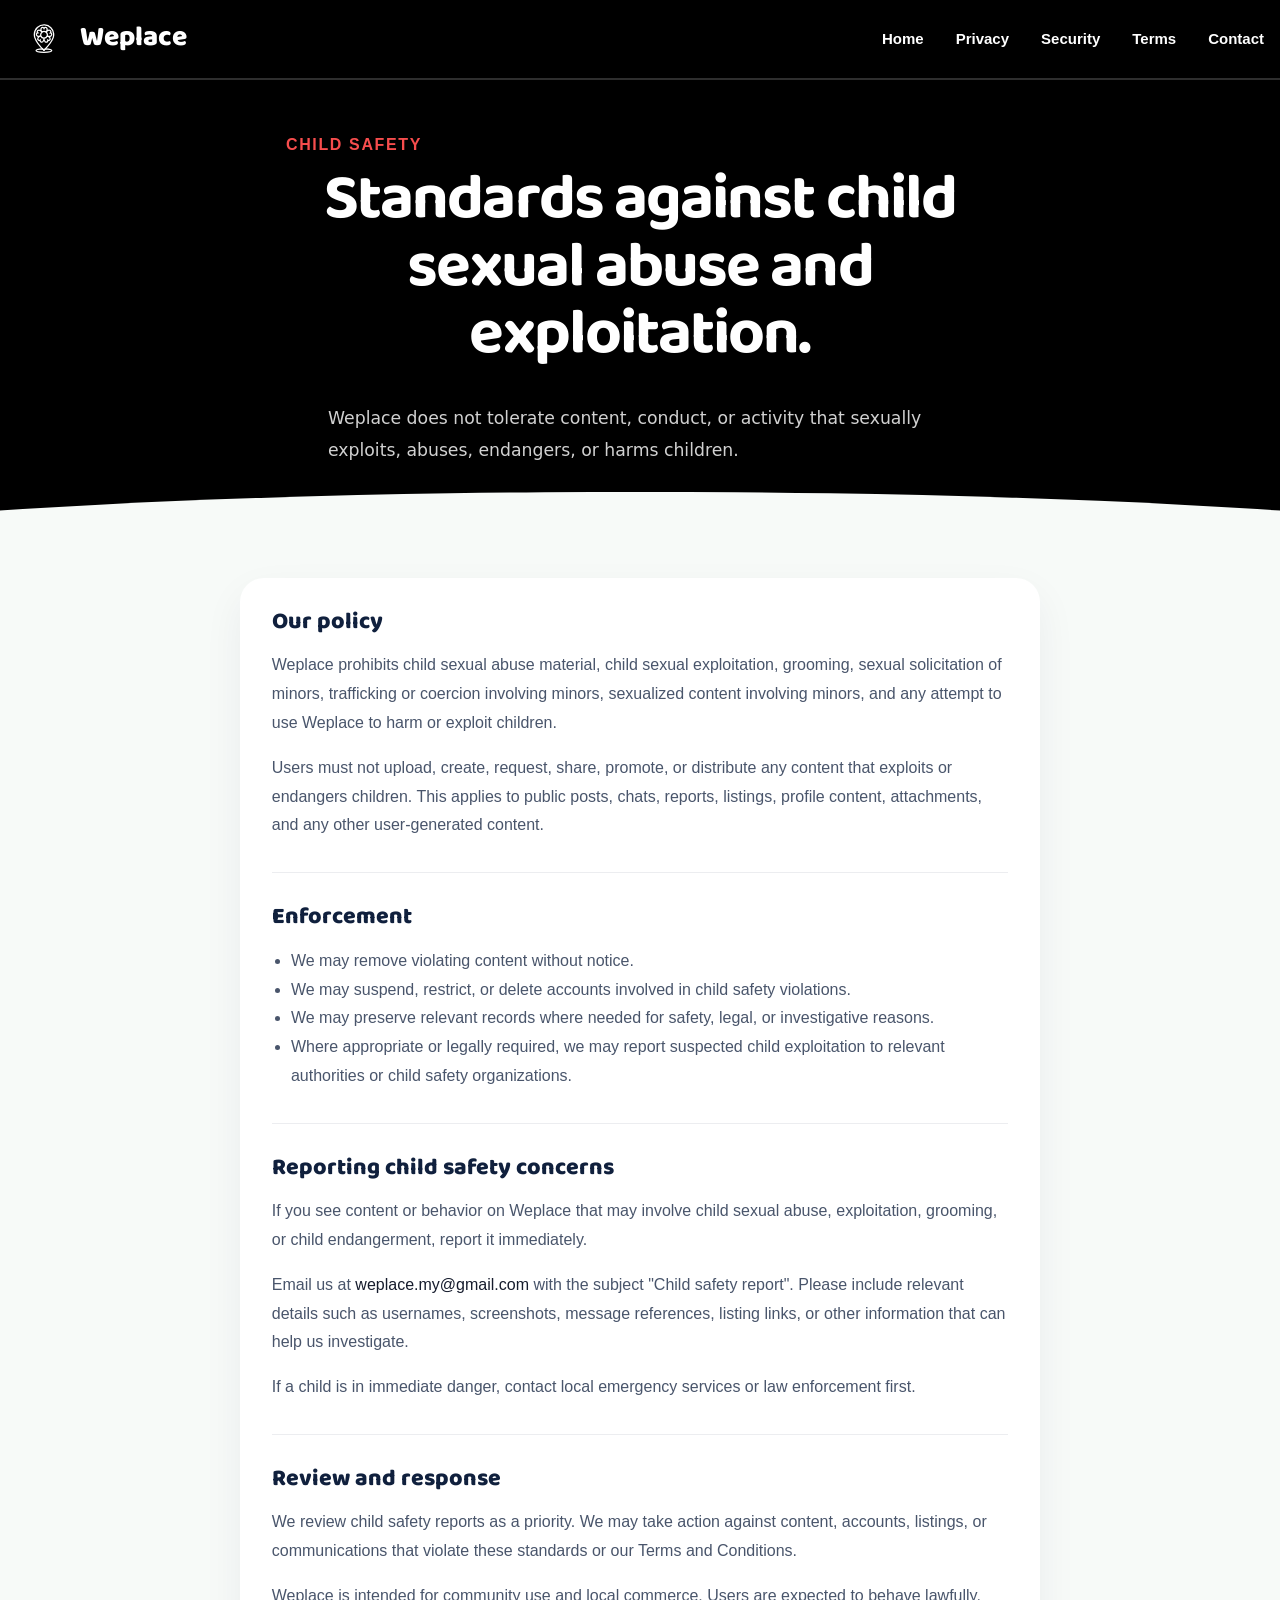
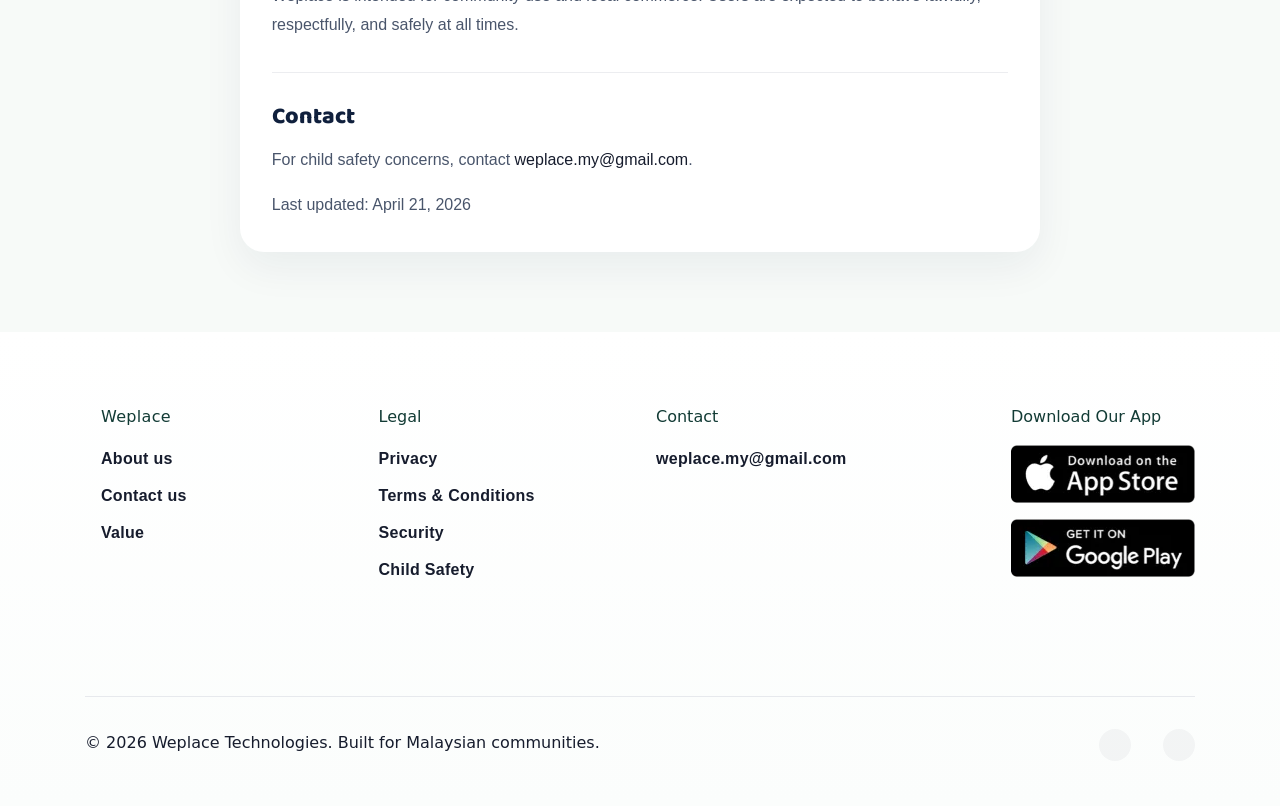
<file: child-safety/index.html>
<!DOCTYPE html>
<html data-bs-theme="light" lang="en-US" dir="ltr">

  <head>
    <meta charset="utf-8">
    <meta http-equiv="X-UA-Compatible" content="IE=edge">
    <meta name="viewport" content="width=device-width, initial-scale=1">
    <title>Weplace | Child Safety Standards</title>
    <link rel="apple-touch-icon" sizes="180x180" href="../assets/img/favicons/apple-touch-icon.png?v=20261021">
    <link rel="icon" href="../assets/img/favicons/app_logo.png?v=20261021">
    <link rel="shortcut icon" href="../assets/img/favicons/app_logo.png?v=20261021">
    <meta name="theme-color" content="#ffffff">
    <link rel="stylesheet" href="../vendors/swiper/swiper-bundle.min.css">
    <link rel="preconnect" href="https://fonts.googleapis.com">
    <link rel="preconnect" href="https://fonts.gstatic.com" crossorigin>
    <link href="https://fonts.googleapis.com/css2?family=Baloo+Bhaijaan+2:wght@600;700&family=Figtree:wght@400;500;600;700&family=Poppins:wght@400;500;600;700&display=swap" rel="stylesheet">
    <link href="../assets/css/theme.min.css" rel="stylesheet" id="style-default">
    <link href="../assets/css/user.css" rel="stylesheet">
    <link rel="stylesheet" href="https://unicons.iconscout.com/release/v4.0.8/css/line.css">
  </head>

  <body>
    <main class="main" id="top">
      <div class="content">
        <nav class="navbar navbar-expand-md fixed-top" id="navbar" data-navbar-soft-on-scroll="data-navbar-soft-on-scroll">
          <div class="container-fluid px-0"><a href="../index.html" class="navbar-brand d-flex align-items-center"><img src="../assets/img/logos/logo.svg" alt="Weplace logo" class="d-inline-block" style="height: 56px; width: auto; " /><span class="brand-name d-none d-md-block">Weplace</span></a><button class="navbar-toggler border-0 pe-0" type="button" data-bs-toggle="collapse" data-bs-target="#navbar-content" aria-controls="#navbar-content" aria-expanded="false" aria-label="Toggle navigation"><span class="navbar-toggler-icon"></span></button>
            <div class="collapse navbar-collapse justify-content-md-end" id="navbar-content">
              <ul class="navbar-nav gap-md-2 gap-lg-3 pt-x1 pb-1 pt-md-0 pb-md-0">
                <li class="nav-item"><a class="nav-link lh-xl" href="../index.html">Home</a></li>
                <li class="nav-item"><a class="nav-link lh-xl" href="../privacy/">Privacy</a></li>
                <li class="nav-item"><a class="nav-link lh-xl" href="../security/">Security</a></li>
                <li class="nav-item"><a class="nav-link lh-xl" href="../tnc/">Terms</a></li>
                <li class="nav-item"><a class="nav-link lh-xl" href="../index.html#contact">Contact</a></li>
              </ul>
            </div>
          </div>
        </nav>
        <section class="legal-hero bg-1100">
          <div class="container">
            <div class="row justify-content-center text-center">
              <div class="col-lg-8">
                <p class="text-primary fw-semibold text-uppercase ls-2 mb-2">Child Safety</p>
                <h1 class="text-white fw-bold mb-3">Standards against child sexual abuse and exploitation.</h1>
                <p class="legal-hero-copy mb-0">Weplace does not tolerate content, conduct, or activity that sexually exploits, abuses, endangers, or harms children.</p>
              </div>
            </div>
          </div>
        </section>
        <section class="legal-content-section">
          <div class="container">
            <div class="row justify-content-center">
              <div class="col-lg-9">
                <div class="legal-card">
                  <div class="legal-block">
                    <h2>Our policy</h2>
                    <p>Weplace prohibits child sexual abuse material, child sexual exploitation, grooming, sexual solicitation of minors, trafficking or coercion involving minors, sexualized content involving minors, and any attempt to use Weplace to harm or exploit children.</p>
                    <p>Users must not upload, create, request, share, promote, or distribute any content that exploits or endangers children. This applies to public posts, chats, reports, listings, profile content, attachments, and any other user-generated content.</p>
                  </div>
                  <div class="legal-block">
                    <h2>Enforcement</h2>
                    <ul class="legal-list">
                      <li>We may remove violating content without notice.</li>
                      <li>We may suspend, restrict, or delete accounts involved in child safety violations.</li>
                      <li>We may preserve relevant records where needed for safety, legal, or investigative reasons.</li>
                      <li>Where appropriate or legally required, we may report suspected child exploitation to relevant authorities or child safety organizations.</li>
                    </ul>
                  </div>
                  <div class="legal-block">
                    <h2>Reporting child safety concerns</h2>
                    <p>If you see content or behavior on Weplace that may involve child sexual abuse, exploitation, grooming, or child endangerment, report it immediately.</p>
                    <p>Email us at <a href="mailto:weplace.my@gmail.com">weplace.my@gmail.com</a> with the subject "Child safety report". Please include relevant details such as usernames, screenshots, message references, listing links, or other information that can help us investigate.</p>
                    <p>If a child is in immediate danger, contact local emergency services or law enforcement first.</p>
                  </div>
                  <div class="legal-block">
                    <h2>Review and response</h2>
                    <p>We review child safety reports as a priority. We may take action against content, accounts, listings, or communications that violate these standards or our Terms and Conditions.</p>
                    <p>Weplace is intended for community use and local commerce. Users are expected to behave lawfully, respectfully, and safely at all times.</p>
                  </div>
                  <div class="legal-block">
                    <h2>Contact</h2>
                    <p>For child safety concerns, contact <a href="mailto:weplace.my@gmail.com">weplace.my@gmail.com</a>.</p>
                    <p class="legal-updated mb-0">Last updated: April 21, 2026</p>
                  </div>
                </div>
              </div>
            </div>
          </div>
        </section>
        <footer class="pt-7 pt-lg-8">
          <div class="container">
            <div class="row gy-4 g-md-3 border-bottom pb-8 pb-lg-9 justify-content-center">
              <div class="col-6 col-md-3">
                <p class="mb-2 lh-lg ls-1">Weplace</p>
                <ul class="list-unstyled text-1100">
                  <li class="mb-1"><a class="ls-1 lh-xl" href="../index.html#about">About us</a></li>
                  <li class="mb-1"><a class="ls-1 lh-xl" href="../index.html#contact">Contact us</a></li>
                  <li class="mb-1"><a class="ls-1 lh-xl" href="../index.html#service">Value</a></li>
                </ul>
              </div>
              <div class="col-6 col-md-3">
                <p class="mb-2 lh-lg">Legal</p>
                <ul class="list-unstyled text-1100">
                  <li class="mb-1"><a class="ls-1 lh-xl" href="../privacy/">Privacy</a></li>
                  <li class="mb-1"><a class="ls-1 lh-xl" href="../tnc/">Terms &amp; Conditions</a></li>
                  <li class="mb-1"><a class="ls-1 lh-xl" href="../security/">Security</a></li>
                  <li class="mb-1"><a class="ls-1 lh-xl" href="../child-safety/">Child Safety</a></li>
                </ul>
              </div>
              <div class="col-6 col-md-3">
                <p class="mb-2 lh-lg">Contact</p>
                <ul class="list-unstyled text-1100">
                  <li class="mb-1"><a class="ls-1 lh-xl" href="mailto:weplace.my@gmail.com">weplace.my@gmail.com</a></li>
                </ul>
              </div>
              <div class="col-6 col-md-3 d-md-flex flex-column align-items-md-end pe-md-0">
                <div>
                  <p class="mb-2 lh-lg">Download Our App</p>
                  <div class="mb-1 mb-lg-2"><a class="border-0 p-0 bg-transparent cursor-pointer rounded-1" href="https://apps.apple.com/my/app/id6768859795" target="_blank" rel="noopener noreferrer"><img class="img-fluid" src="../assets/img/logos/App_Store.webp" alt="Download on the App Store" /></a></div><a class="border-0 p-0 bg-transparent cursor-pointer rounded-1" href="https://play.google.com/store/apps/details?id=my.weplace.app" target="_blank" rel="noopener noreferrer"><img class="img-fluid" src="../assets/img/logos/Play_Store.webp" alt="Download on Google Play" /></a>
                </div>
              </div>
            </div>
            <div class="row gy-2 py-3 justify-content-center justify-content-md-between">
              <div class="col-auto ps-0">
                <p class="text-center text-md-start lh-xl text-1100">&copy; 2026 Weplace Technologies. Built for Malaysian communities.</p>
              </div>
              <div class="col-auto pe-0"><a class="icons fs-8 me-3 me-md-0 ms-md-3 cursor-pointer" href="https://www.facebook.com/weplace.my" target="_blank" rel="noopener noreferrer" aria-label="Weplace on Facebook"><span class="uil uil-facebook-f"> </span></a><a class="icons fs-8 me-3 me-md-0 ms-md-3 cursor-pointer" href="https://www.instagram.com/weplacemy/" target="_blank" rel="noopener noreferrer" aria-label="Weplace on Instagram"><span class="uil uil-instagram"></span></a></div>
            </div>
          </div>
        </footer>
      </div>
    </main>
    <script src="../vendors/popper/popper.min.js"></script>
    <script src="../vendors/bootstrap/bootstrap.min.js"></script>
    <script src="../vendors/is/is.min.js"></script>
    <script src="../assets/js/theme.js"></script>
  </body>

</html>
</file>
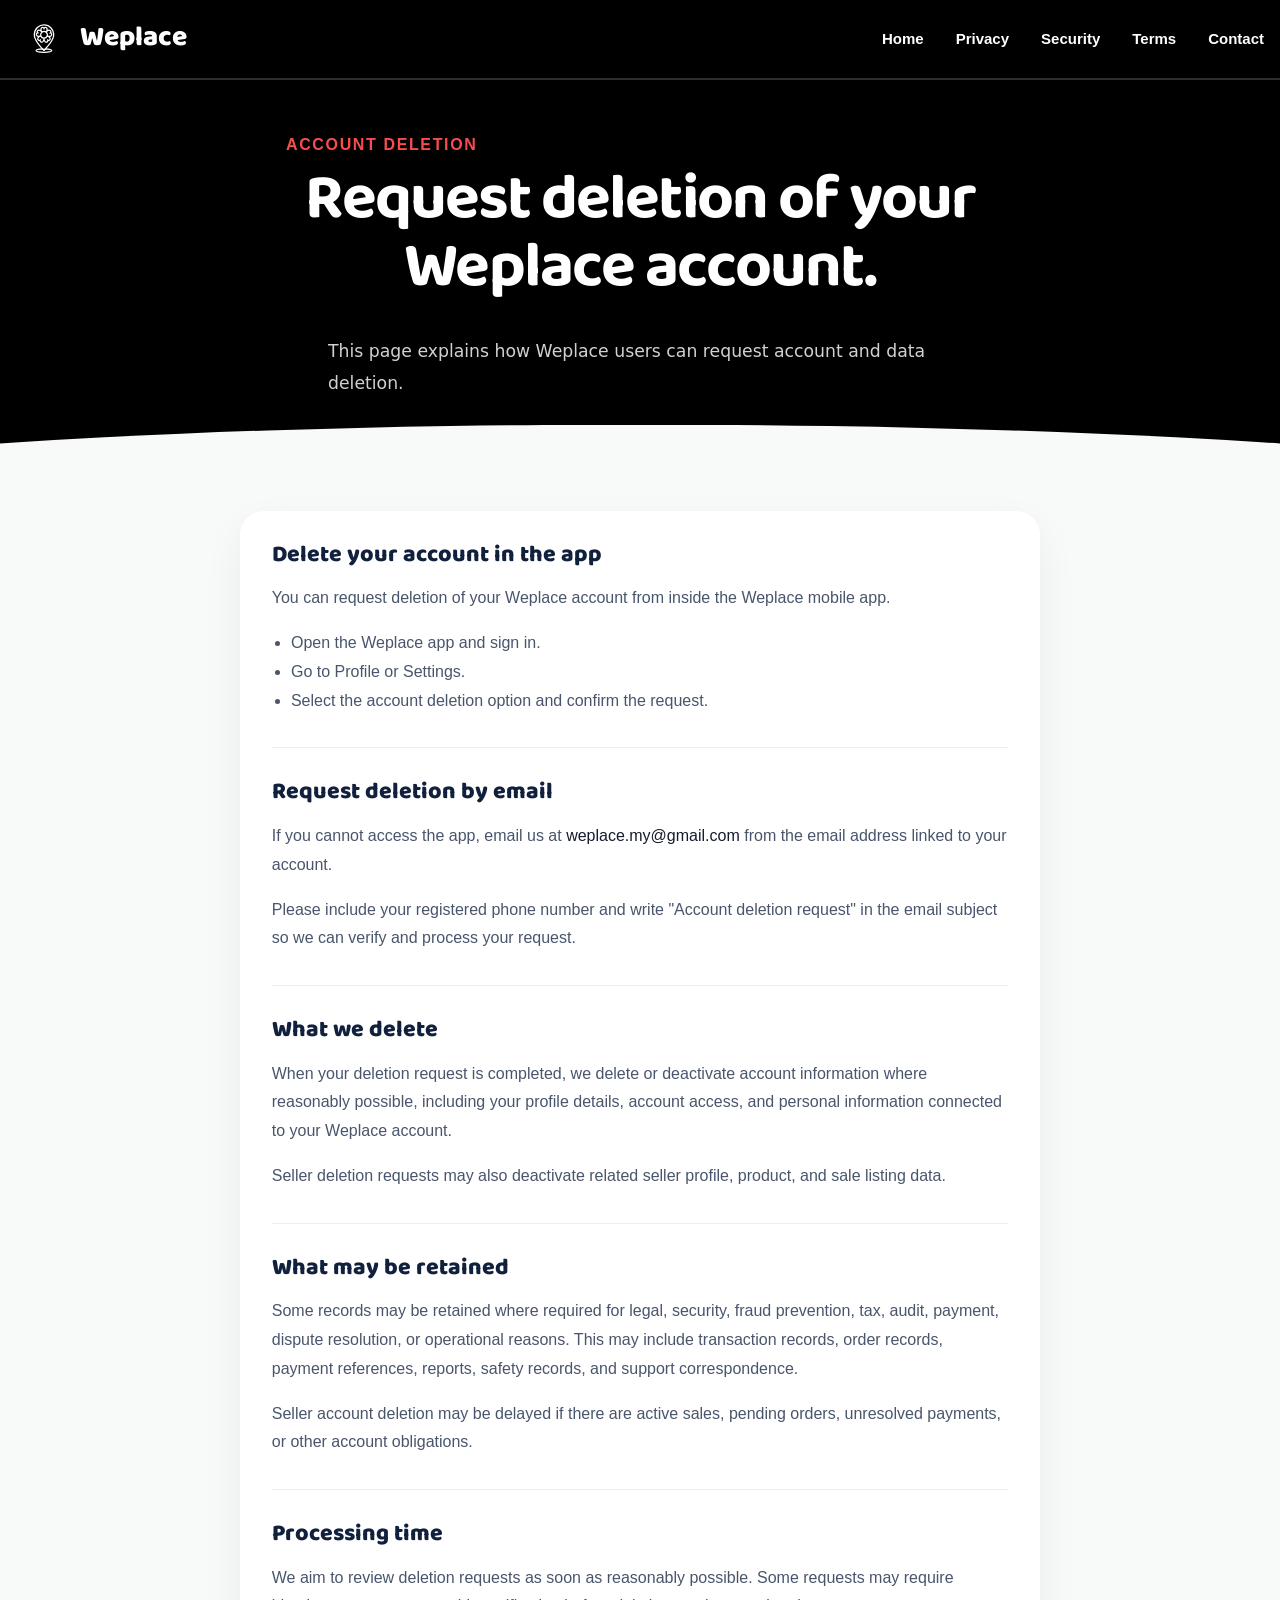
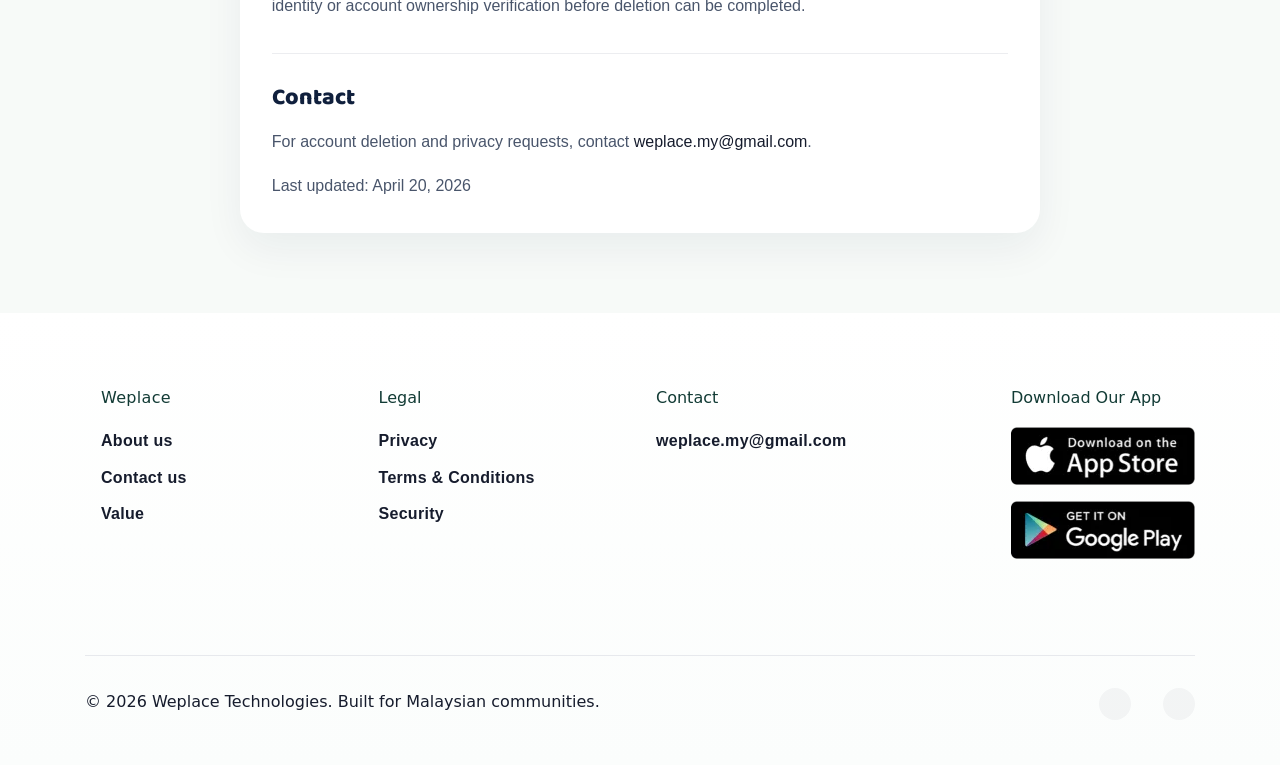
<file: delete-account/index.html>
<!DOCTYPE html>
<html data-bs-theme="light" lang="en-US" dir="ltr">

  <head>
    <meta charset="utf-8">
    <meta http-equiv="X-UA-Compatible" content="IE=edge">
    <meta name="viewport" content="width=device-width, initial-scale=1">
    <title>Weplace | Delete Account</title>
    <link rel="apple-touch-icon" sizes="180x180" href="../assets/img/favicons/apple-touch-icon.png?v=20261021">
    <link rel="icon" href="../assets/img/favicons/app_logo.png?v=20261021">
    <link rel="shortcut icon" href="../assets/img/favicons/app_logo.png?v=20261021">
    <meta name="theme-color" content="#ffffff">
    <link rel="stylesheet" href="../vendors/swiper/swiper-bundle.min.css">
    <link rel="preconnect" href="https://fonts.googleapis.com">
    <link rel="preconnect" href="https://fonts.gstatic.com" crossorigin>
    <link href="https://fonts.googleapis.com/css2?family=Baloo+Bhaijaan+2:wght@600;700&family=Figtree:wght@400;500;600;700&family=Poppins:wght@400;500;600;700&display=swap" rel="stylesheet">
    <link href="../assets/css/theme.min.css" rel="stylesheet" id="style-default">
    <link href="../assets/css/user.css" rel="stylesheet">
    <link rel="stylesheet" href="https://unicons.iconscout.com/release/v4.0.8/css/line.css">
  </head>

  <body>
    <main class="main" id="top">
      <div class="content">
        <nav class="navbar navbar-expand-md fixed-top" id="navbar" data-navbar-soft-on-scroll="data-navbar-soft-on-scroll">
          <div class="container-fluid px-0"><a href="../index.html" class="navbar-brand d-flex align-items-center"><img src="../assets/img/logos/logo.svg" alt="Weplace logo" class="d-inline-block" style="height: 56px; width: auto; " /><span class="brand-name d-none d-md-block">Weplace</span></a><button class="navbar-toggler border-0 pe-0" type="button" data-bs-toggle="collapse" data-bs-target="#navbar-content" aria-controls="#navbar-content" aria-expanded="false" aria-label="Toggle navigation"><span class="navbar-toggler-icon"></span></button>
            <div class="collapse navbar-collapse justify-content-md-end" id="navbar-content">
              <ul class="navbar-nav gap-md-2 gap-lg-3 pt-x1 pb-1 pt-md-0 pb-md-0">
                <li class="nav-item"><a class="nav-link lh-xl" href="../index.html">Home</a></li>
                <li class="nav-item"><a class="nav-link lh-xl" href="../privacy/">Privacy</a></li>
                <li class="nav-item"><a class="nav-link lh-xl" href="../security/">Security</a></li>
                <li class="nav-item"><a class="nav-link lh-xl" href="../tnc/">Terms</a></li>
                <li class="nav-item"><a class="nav-link lh-xl" href="../index.html#contact">Contact</a></li>
              </ul>
            </div>
          </div>
        </nav>
        <section class="legal-hero bg-1100">
          <div class="container">
            <div class="row justify-content-center text-center">
              <div class="col-lg-8">
                <p class="text-primary fw-semibold text-uppercase ls-2 mb-2">Account Deletion</p>
                <h1 class="text-white fw-bold mb-3">Request deletion of your Weplace account.</h1>
                <p class="legal-hero-copy mb-0">This page explains how Weplace users can request account and data deletion.</p>
              </div>
            </div>
          </div>
        </section>
        <section class="legal-content-section">
          <div class="container">
            <div class="row justify-content-center">
              <div class="col-lg-9">
                <div class="legal-card">
                  <div class="legal-block">
                    <h2>Delete your account in the app</h2>
                    <p>You can request deletion of your Weplace account from inside the Weplace mobile app.</p>
                    <ul class="legal-list">
                      <li>Open the Weplace app and sign in.</li>
                      <li>Go to Profile or Settings.</li>
                      <li>Select the account deletion option and confirm the request.</li>
                    </ul>
                  </div>
                  <div class="legal-block">
                    <h2>Request deletion by email</h2>
                    <p>If you cannot access the app, email us at <a href="mailto:weplace.my@gmail.com">weplace.my@gmail.com</a> from the email address linked to your account.</p>
                    <p>Please include your registered phone number and write "Account deletion request" in the email subject so we can verify and process your request.</p>
                  </div>
                  <div class="legal-block">
                    <h2>What we delete</h2>
                    <p>When your deletion request is completed, we delete or deactivate account information where reasonably possible, including your profile details, account access, and personal information connected to your Weplace account.</p>
                    <p>Seller deletion requests may also deactivate related seller profile, product, and sale listing data.</p>
                  </div>
                  <div class="legal-block">
                    <h2>What may be retained</h2>
                    <p>Some records may be retained where required for legal, security, fraud prevention, tax, audit, payment, dispute resolution, or operational reasons. This may include transaction records, order records, payment references, reports, safety records, and support correspondence.</p>
                    <p>Seller account deletion may be delayed if there are active sales, pending orders, unresolved payments, or other account obligations.</p>
                  </div>
                  <div class="legal-block">
                    <h2>Processing time</h2>
                    <p>We aim to review deletion requests as soon as reasonably possible. Some requests may require identity or account ownership verification before deletion can be completed.</p>
                  </div>
                  <div class="legal-block">
                    <h2>Contact</h2>
                    <p>For account deletion and privacy requests, contact <a href="mailto:weplace.my@gmail.com">weplace.my@gmail.com</a>.</p>
                    <p class="legal-updated mb-0">Last updated: April 20, 2026</p>
                  </div>
                </div>
              </div>
            </div>
          </div>
        </section>
        <footer class="pt-7 pt-lg-8">
          <div class="container">
            <div class="row gy-4 g-md-3 border-bottom pb-8 pb-lg-9 justify-content-center">
              <div class="col-6 col-md-3">
                <p class="mb-2 lh-lg ls-1">Weplace</p>
                <ul class="list-unstyled text-1100">
                  <li class="mb-1"><a class="ls-1 lh-xl" href="../index.html#about">About us</a></li>
                  <li class="mb-1"><a class="ls-1 lh-xl" href="../index.html#contact">Contact us</a></li>
                  <li class="mb-1"><a class="ls-1 lh-xl" href="../index.html#service">Value</a></li>
                </ul>
              </div>
              <div class="col-6 col-md-3">
                <p class="mb-2 lh-lg">Legal</p>
                <ul class="list-unstyled text-1100">
                  <li class="mb-1"><a class="ls-1 lh-xl" href="../privacy/">Privacy</a></li>
                  <li class="mb-1"><a class="ls-1 lh-xl" href="../tnc/">Terms &amp; Conditions</a></li>
                  <li class="mb-1"><a class="ls-1 lh-xl" href="../security/">Security</a></li>
                </ul>
              </div>
              <div class="col-6 col-md-3">
                <p class="mb-2 lh-lg">Contact</p>
                <ul class="list-unstyled text-1100">
                  <li class="mb-1"><a class="ls-1 lh-xl" href="mailto:weplace.my@gmail.com">weplace.my@gmail.com</a></li>
                </ul>
              </div>
              <div class="col-6 col-md-3 d-md-flex flex-column align-items-md-end pe-md-0">
                <div>
                  <p class="mb-2 lh-lg">Download Our App</p>
                  <div class="mb-1 mb-lg-2"><a class="border-0 p-0 bg-transparent cursor-pointer rounded-1" href="https://apps.apple.com/my/app/id6768859795" target="_blank" rel="noopener noreferrer"><img class="img-fluid" src="../assets/img/logos/App_Store.webp" alt="Download on the App Store" /></a></div><a class="border-0 p-0 bg-transparent cursor-pointer rounded-1" href="https://play.google.com/store/apps/details?id=my.weplace.app" target="_blank" rel="noopener noreferrer"><img class="img-fluid" src="../assets/img/logos/Play_Store.webp" alt="Download on Google Play" /></a>
                </div>
              </div>
            </div>
            <div class="row gy-2 py-3 justify-content-center justify-content-md-between">
              <div class="col-auto ps-0">
                <p class="text-center text-md-start lh-xl text-1100">&copy; 2026 Weplace Technologies. Built for Malaysian communities.</p>
              </div>
              <div class="col-auto pe-0"><a class="icons fs-8 me-3 me-md-0 ms-md-3 cursor-pointer" href="https://www.facebook.com/weplace.my" target="_blank" rel="noopener noreferrer" aria-label="Weplace on Facebook"><span class="uil uil-facebook-f"> </span></a><a class="icons fs-8 me-3 me-md-0 ms-md-3 cursor-pointer" href="https://www.instagram.com/weplacemy/" target="_blank" rel="noopener noreferrer" aria-label="Weplace on Instagram"><span class="uil uil-instagram"></span></a></div>
            </div>
          </div>
        </footer>
      </div>
    </main>
    <script src="../vendors/popper/popper.min.js"></script>
    <script src="../vendors/bootstrap/bootstrap.min.js"></script>
    <script src="../vendors/is/is.min.js"></script>
    <script src="../assets/js/theme.js"></script>
  </body>

</html>
</file>
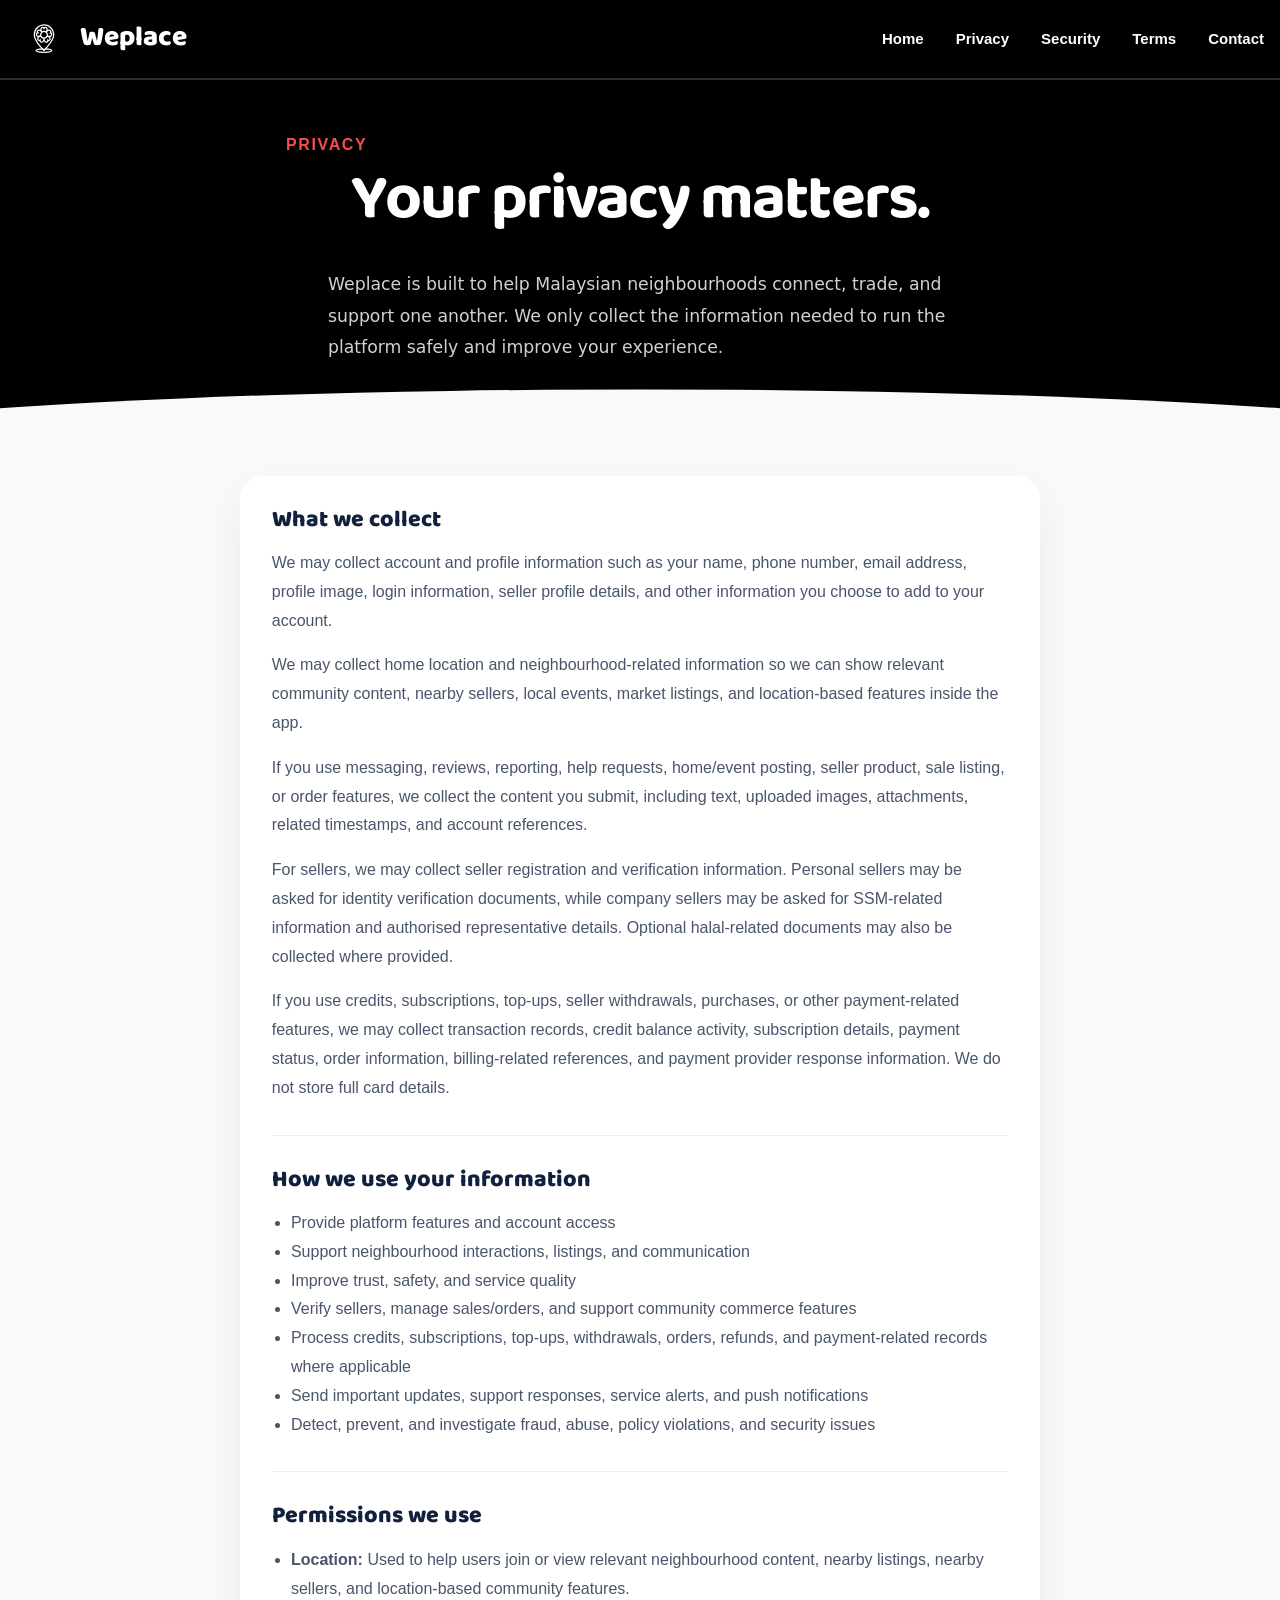
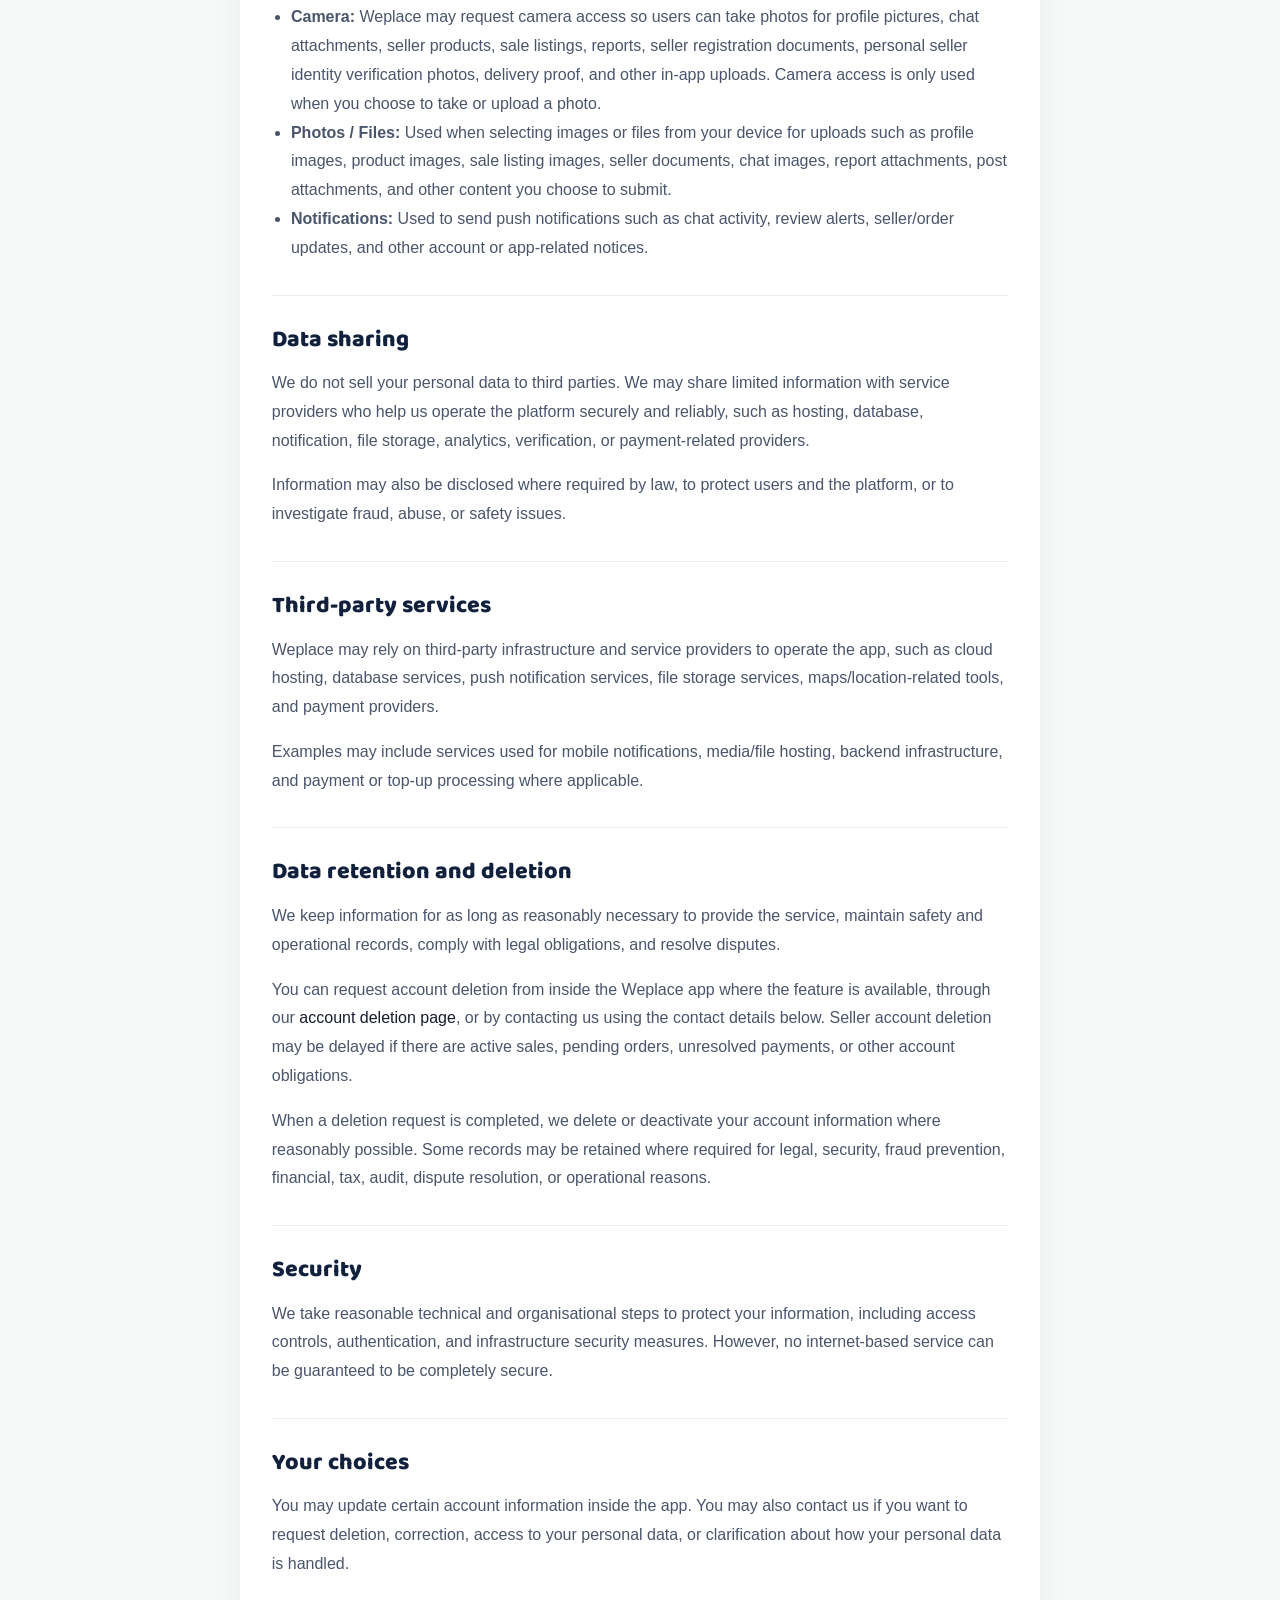
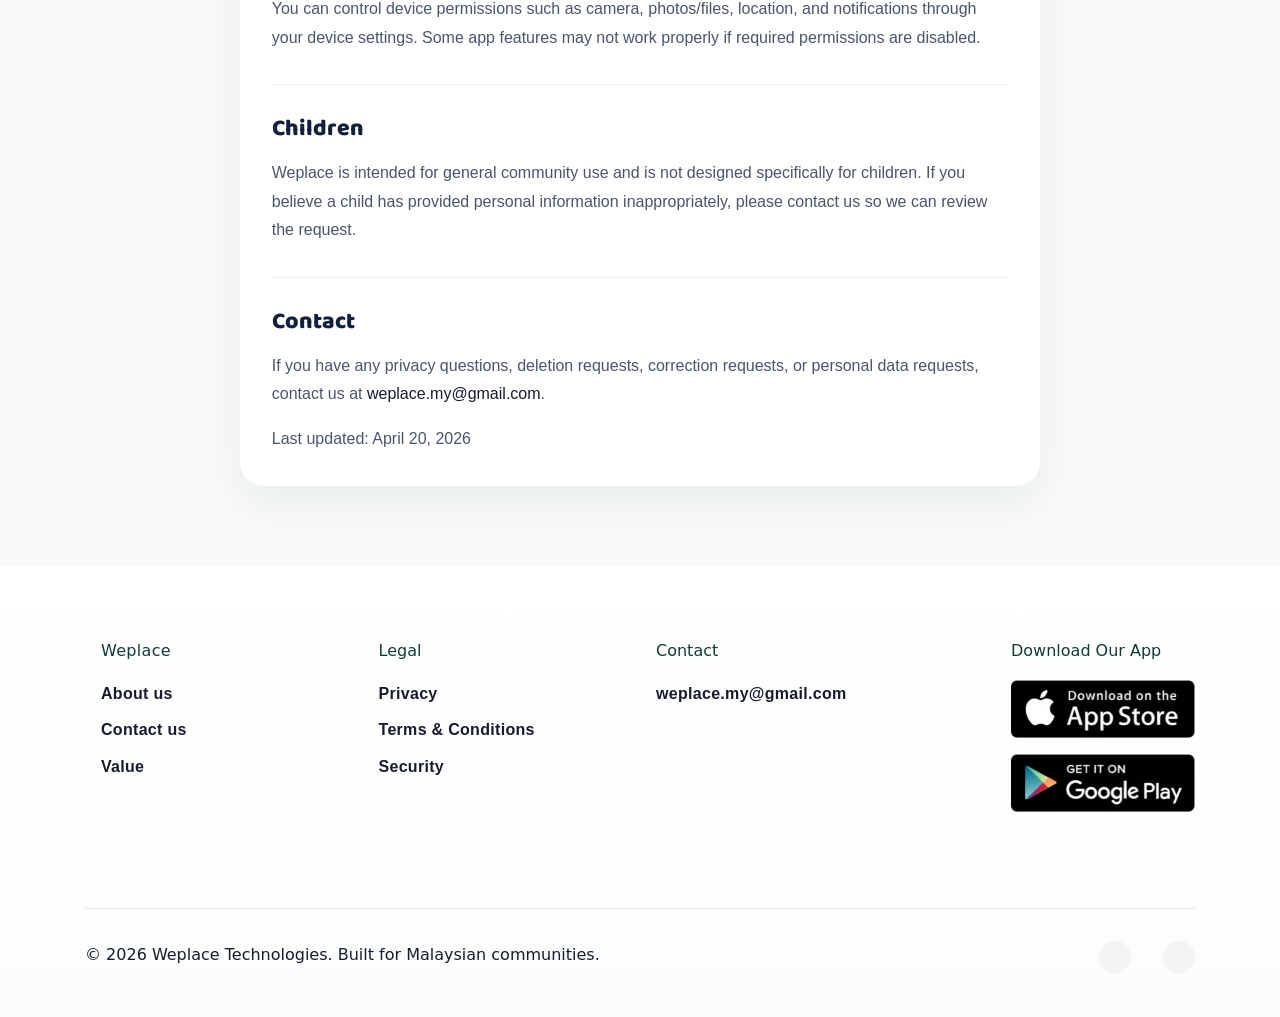
<file: privacy/index.html>
<!DOCTYPE html>
<html data-bs-theme="light" lang="en-US" dir="ltr">

  <head>
    <meta charset="utf-8">
    <meta http-equiv="X-UA-Compatible" content="IE=edge">
    <meta name="viewport" content="width=device-width, initial-scale=1">
    <title>Weplace | Privacy</title>
    <link rel="apple-touch-icon" sizes="180x180" href="../assets/img/favicons/apple-touch-icon.png?v=20261021">
    <link rel="icon" href="../assets/img/favicons/app_logo.png?v=20261021">
    <link rel="shortcut icon" href="../assets/img/favicons/app_logo.png?v=20261021">
    <meta name="theme-color" content="#ffffff">
    <link rel="stylesheet" href="../vendors/swiper/swiper-bundle.min.css">
    <link rel="preconnect" href="https://fonts.googleapis.com">
    <link rel="preconnect" href="https://fonts.gstatic.com" crossorigin>
    <link href="https://fonts.googleapis.com/css2?family=Baloo+Bhaijaan+2:wght@600;700&family=Figtree:wght@400;500;600;700&family=Poppins:wght@400;500;600;700&display=swap" rel="stylesheet">
    <link href="../assets/css/theme.min.css" rel="stylesheet" id="style-default">
    <link href="../assets/css/user.css" rel="stylesheet">
    <link rel="stylesheet" href="https://unicons.iconscout.com/release/v4.0.8/css/line.css">
  </head>

  <body>
    <main class="main" id="top">
      <div class="content">
        <nav class="navbar navbar-expand-md fixed-top" id="navbar" data-navbar-soft-on-scroll="data-navbar-soft-on-scroll">
          <div class="container-fluid px-0"><a href="../index.html" class="navbar-brand d-flex align-items-center"><img src="../assets/img/logos/logo.svg" alt="Weplace logo" class="d-inline-block" style="height: 56px; width: auto; " /><span class="brand-name d-none d-md-block">Weplace</span></a><button class="navbar-toggler border-0 pe-0" type="button" data-bs-toggle="collapse" data-bs-target="#navbar-content" aria-controls="#navbar-content" aria-expanded="false" aria-label="Toggle navigation"><span class="navbar-toggler-icon"></span></button>
            <div class="collapse navbar-collapse justify-content-md-end" id="navbar-content">
              <ul class="navbar-nav gap-md-2 gap-lg-3 pt-x1 pb-1 pt-md-0 pb-md-0">
                <li class="nav-item"><a class="nav-link lh-xl" href="../index.html">Home</a></li>
                <li class="nav-item"><a class="nav-link lh-xl" href="../privacy/">Privacy</a></li>
                <li class="nav-item"><a class="nav-link lh-xl" href="../security/">Security</a></li>
                <li class="nav-item"><a class="nav-link lh-xl" href="../tnc/">Terms</a></li>
                <li class="nav-item"><a class="nav-link lh-xl" href="../index.html#contact">Contact</a></li>
              </ul>
            </div>
          </div>
        </nav>
        <section class="legal-hero bg-1100">
          <div class="container">
            <div class="row justify-content-center text-center">
              <div class="col-lg-8">
                <p class="text-primary fw-semibold text-uppercase ls-2 mb-2">Privacy</p>
                <h1 class="text-white fw-bold mb-3">Your privacy matters.</h1>
                <p class="legal-hero-copy mb-0">Weplace is built to help Malaysian neighbourhoods connect, trade, and support one another. We only collect the information needed to run the platform safely and improve your experience.</p>
              </div>
            </div>
          </div>
        </section>
        <section class="legal-content-section">
          <div class="container">
            <div class="row justify-content-center">
              <div class="col-lg-9">
                <div class="legal-card">
                  <div class="legal-block">
                    <h2>What we collect</h2>
                    <p>We may collect account and profile information such as your name, phone number, email address, profile image, login information, seller profile details, and other information you choose to add to your account.</p>
                    <p>We may collect home location and neighbourhood-related information so we can show relevant community content, nearby sellers, local events, market listings, and location-based features inside the app.</p>
                    <p>If you use messaging, reviews, reporting, help requests, home/event posting, seller product, sale listing, or order features, we collect the content you submit, including text, uploaded images, attachments, related timestamps, and account references.</p>
                    <p>For sellers, we may collect seller registration and verification information. Personal sellers may be asked for identity verification documents, while company sellers may be asked for SSM-related information and authorised representative details. Optional halal-related documents may also be collected where provided.</p>
                    <p>If you use credits, subscriptions, top-ups, seller withdrawals, purchases, or other payment-related features, we may collect transaction records, credit balance activity, subscription details, payment status, order information, billing-related references, and payment provider response information. We do not store full card details.</p>
                  </div>
                  <div class="legal-block">
                    <h2>How we use your information</h2>
                    <ul class="legal-list">
                      <li>Provide platform features and account access</li>
                      <li>Support neighbourhood interactions, listings, and communication</li>
                      <li>Improve trust, safety, and service quality</li>
                      <li>Verify sellers, manage sales/orders, and support community commerce features</li>
                      <li>Process credits, subscriptions, top-ups, withdrawals, orders, refunds, and payment-related records where applicable</li>
                      <li>Send important updates, support responses, service alerts, and push notifications</li>
                      <li>Detect, prevent, and investigate fraud, abuse, policy violations, and security issues</li>
                    </ul>
                  </div>
                  <div class="legal-block">
                    <h2>Permissions we use</h2>
                    <ul class="legal-list">
                      <li><strong>Location:</strong> Used to help users join or view relevant neighbourhood content, nearby listings, nearby sellers, and location-based community features.</li>
                      <li><strong>Camera:</strong> Weplace may request camera access so users can take photos for profile pictures, chat attachments, seller products, sale listings, reports, seller registration documents, personal seller identity verification photos, delivery proof, and other in-app uploads. Camera access is only used when you choose to take or upload a photo.</li>
                      <li><strong>Photos / Files:</strong> Used when selecting images or files from your device for uploads such as profile images, product images, sale listing images, seller documents, chat images, report attachments, post attachments, and other content you choose to submit.</li>
                      <li><strong>Notifications:</strong> Used to send push notifications such as chat activity, review alerts, seller/order updates, and other account or app-related notices.</li>
                    </ul>
                  </div>
                  <div class="legal-block">
                    <h2>Data sharing</h2>
                    <p>We do not sell your personal data to third parties. We may share limited information with service providers who help us operate the platform securely and reliably, such as hosting, database, notification, file storage, analytics, verification, or payment-related providers.</p>
                    <p>Information may also be disclosed where required by law, to protect users and the platform, or to investigate fraud, abuse, or safety issues.</p>
                  </div>
                  <div class="legal-block">
                    <h2>Third-party services</h2>
                    <p>Weplace may rely on third-party infrastructure and service providers to operate the app, such as cloud hosting, database services, push notification services, file storage services, maps/location-related tools, and payment providers.</p>
                    <p>Examples may include services used for mobile notifications, media/file hosting, backend infrastructure, and payment or top-up processing where applicable.</p>
                  </div>
                  <div class="legal-block">
                    <h2>Data retention and deletion</h2>
                    <p>We keep information for as long as reasonably necessary to provide the service, maintain safety and operational records, comply with legal obligations, and resolve disputes.</p>
                    <p>You can request account deletion from inside the Weplace app where the feature is available, through our <a href="../delete-account/">account deletion page</a>, or by contacting us using the contact details below. Seller account deletion may be delayed if there are active sales, pending orders, unresolved payments, or other account obligations.</p>
                    <p>When a deletion request is completed, we delete or deactivate your account information where reasonably possible. Some records may be retained where required for legal, security, fraud prevention, financial, tax, audit, dispute resolution, or operational reasons.</p>
                  </div>
                  <div class="legal-block">
                    <h2>Security</h2>
                    <p>We take reasonable technical and organisational steps to protect your information, including access controls, authentication, and infrastructure security measures. However, no internet-based service can be guaranteed to be completely secure.</p>
                  </div>
                  <div class="legal-block">
                    <h2>Your choices</h2>
                    <p>You may update certain account information inside the app. You may also contact us if you want to request deletion, correction, access to your personal data, or clarification about how your personal data is handled.</p>
                    <p>You can control device permissions such as camera, photos/files, location, and notifications through your device settings. Some app features may not work properly if required permissions are disabled.</p>
                  </div>
                  <div class="legal-block">
                    <h2>Children</h2>
                    <p>Weplace is intended for general community use and is not designed specifically for children. If you believe a child has provided personal information inappropriately, please contact us so we can review the request.</p>
                  </div>
                  <div class="legal-block">
                    <h2>Contact</h2>
                    <p>If you have any privacy questions, deletion requests, correction requests, or personal data requests, contact us at <a href="mailto:weplace.my@gmail.com">weplace.my@gmail.com</a>.</p>
                    <p class="legal-updated mb-0">Last updated: April 20, 2026</p>
                  </div>
                </div>
              </div>
            </div>
          </div>
        </section>
        <footer class="pt-7 pt-lg-8">
          <div class="container">
            <div class="row gy-4 g-md-3 border-bottom pb-8 pb-lg-9 justify-content-center">
              <div class="col-6 col-md-3">
                <p class="mb-2 lh-lg ls-1">Weplace</p>
                <ul class="list-unstyled text-1100">
                  <li class="mb-1"><a class="ls-1 lh-xl" href="../index.html#about">About us</a></li>
                  <li class="mb-1"><a class="ls-1 lh-xl" href="../index.html#contact">Contact us</a></li>
                  <li class="mb-1"><a class="ls-1 lh-xl" href="../index.html#service">Value</a></li>
                </ul>
              </div>
              <div class="col-6 col-md-3">
                <p class="mb-2 lh-lg">Legal</p>
                <ul class="list-unstyled text-1100">
                  <li class="mb-1"><a class="ls-1 lh-xl" href="../privacy/">Privacy</a></li>
                  <li class="mb-1"><a class="ls-1 lh-xl" href="../tnc/">Terms &amp; Conditions</a></li>
                  <li class="mb-1"><a class="ls-1 lh-xl" href="../security/">Security</a></li>
                </ul>
              </div>
              <div class="col-6 col-md-3">
                <p class="mb-2 lh-lg">Contact</p>
                <ul class="list-unstyled text-1100">
                  <li class="mb-1"><a class="ls-1 lh-xl" href="mailto:weplace.my@gmail.com">weplace.my@gmail.com</a></li>
                </ul>
              </div>
              <div class="col-6 col-md-3 d-md-flex flex-column align-items-md-end pe-md-0">
                <div>
                  <p class="mb-2 lh-lg">Download Our App</p>
                  <div class="mb-1 mb-lg-2"><a class="border-0 p-0 bg-transparent cursor-pointer rounded-1" href="https://apps.apple.com/my/app/id6768859795" target="_blank" rel="noopener noreferrer"><img class="img-fluid" src="../assets/img/logos/App_Store.webp" alt="Download on the App Store" /></a></div><a class="border-0 p-0 bg-transparent cursor-pointer rounded-1" href="https://play.google.com/store/apps/details?id=my.weplace.app" target="_blank" rel="noopener noreferrer"><img class="img-fluid" src="../assets/img/logos/Play_Store.webp" alt="Download on Google Play" /></a>
                </div>
              </div>
            </div>
            <div class="row gy-2 py-3 justify-content-center justify-content-md-between">
              <div class="col-auto ps-0">
                <p class="text-center text-md-start lh-xl text-1100">&copy; 2026 Weplace Technologies. Built for Malaysian communities.</p>
              </div>
              <div class="col-auto pe-0"><a class="icons fs-8 me-3 me-md-0 ms-md-3 cursor-pointer" href="https://www.facebook.com/weplace.my" target="_blank" rel="noopener noreferrer" aria-label="Weplace on Facebook"><span class="uil uil-facebook-f"> </span></a><a class="icons fs-8 me-3 me-md-0 ms-md-3 cursor-pointer" href="https://www.instagram.com/weplacemy/" target="_blank" rel="noopener noreferrer" aria-label="Weplace on Instagram"><span class="uil uil-instagram"></span></a></div>
            </div>
          </div>
        </footer>
      </div>
    </main>
    <script src="../vendors/popper/popper.min.js"></script>
    <script src="../vendors/bootstrap/bootstrap.min.js"></script>
    <script src="../vendors/is/is.min.js"></script>
    <script src="../assets/js/theme.js"></script>
  </body>

</html>
</file>
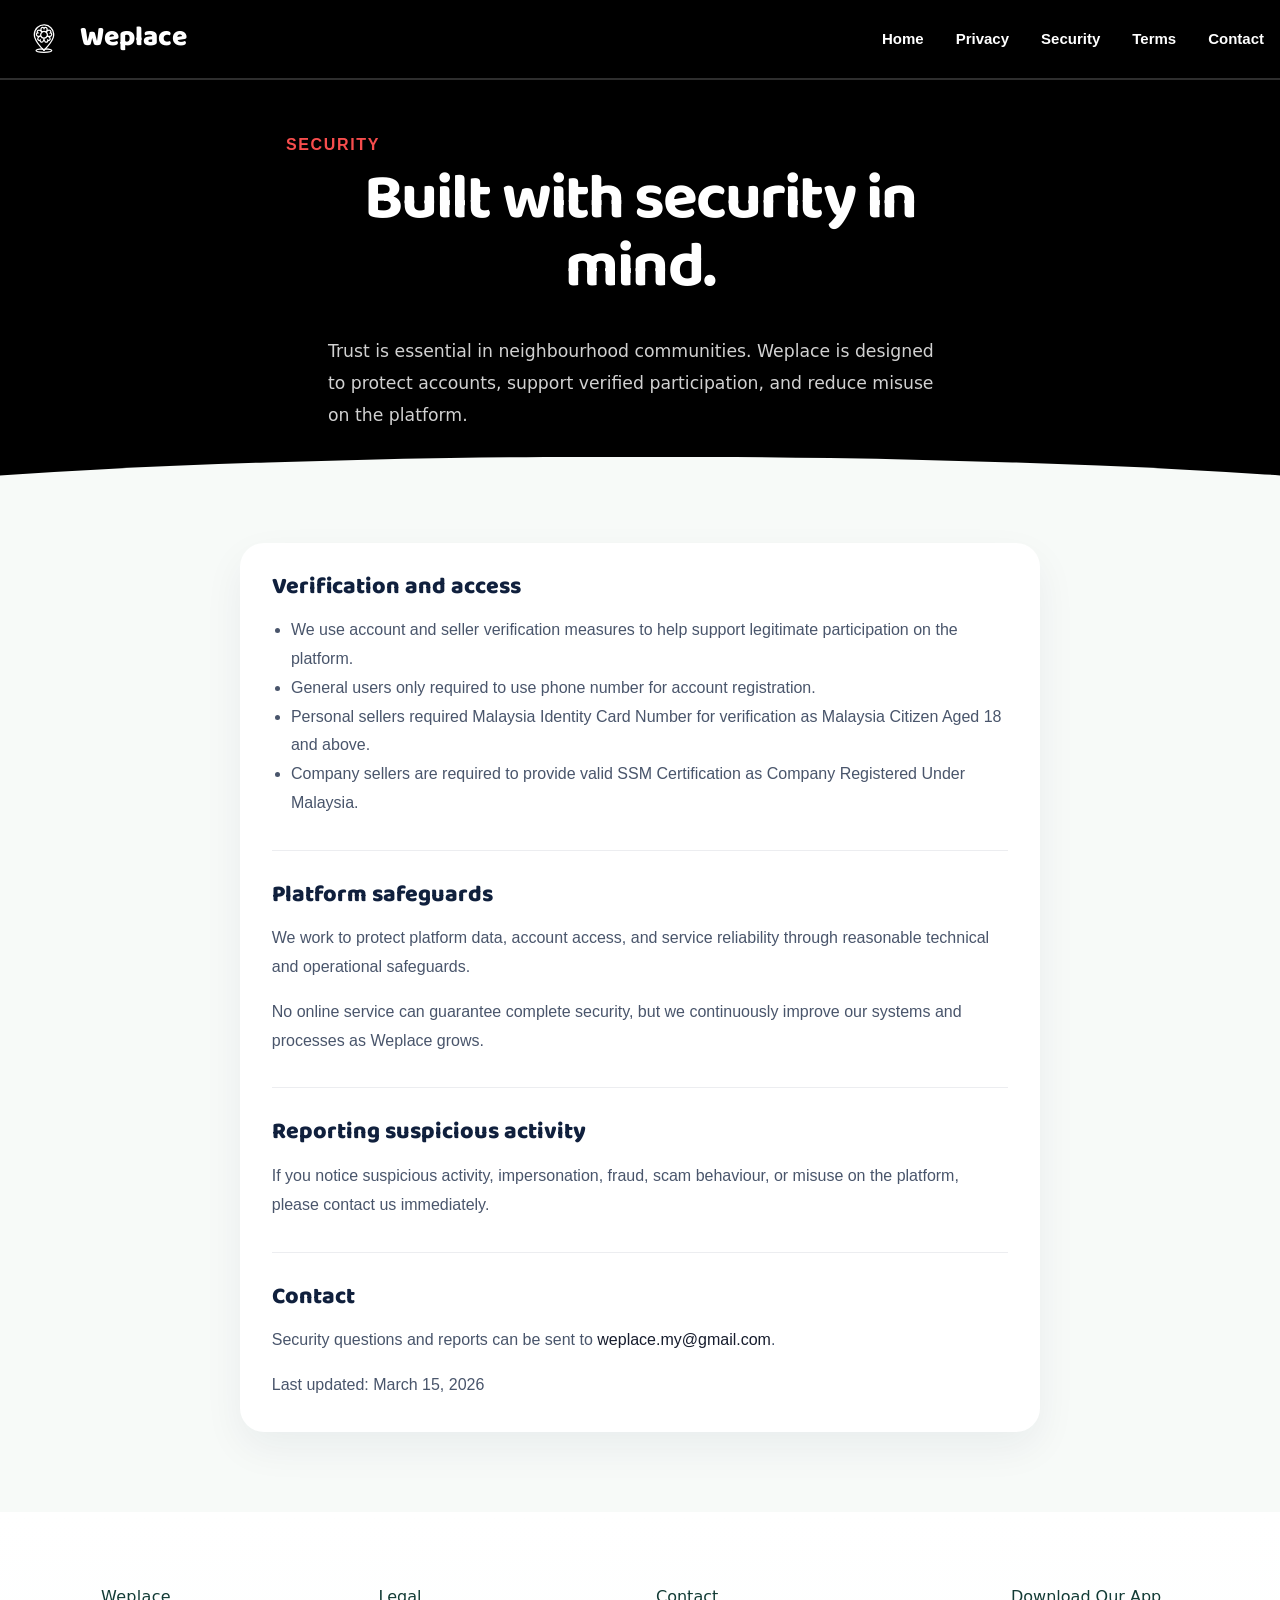
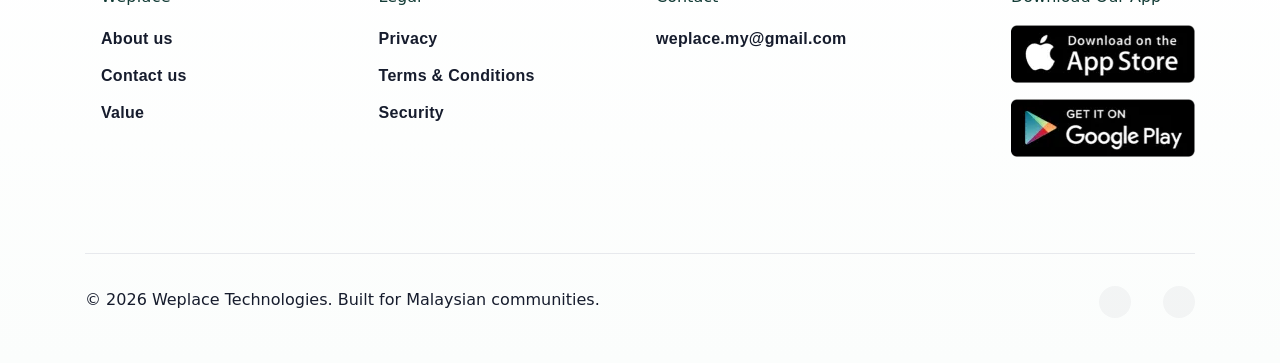
<file: security/index.html>
<!DOCTYPE html>
<html data-bs-theme="light" lang="en-US" dir="ltr">

  <head>
    <meta charset="utf-8">
    <meta http-equiv="X-UA-Compatible" content="IE=edge">
    <meta name="viewport" content="width=device-width, initial-scale=1">
    <title>Weplace | Security</title>
    <link rel="apple-touch-icon" sizes="180x180" href="../assets/img/favicons/apple-touch-icon.png?v=20261021">
    <link rel="icon" href="../assets/img/favicons/app_logo.png?v=20261021">
    <link rel="shortcut icon" href="../assets/img/favicons/app_logo.png?v=20261021">
    <meta name="theme-color" content="#ffffff">
    <link rel="stylesheet" href="../vendors/swiper/swiper-bundle.min.css">
    <link rel="preconnect" href="https://fonts.googleapis.com">
    <link rel="preconnect" href="https://fonts.gstatic.com" crossorigin>
    <link href="https://fonts.googleapis.com/css2?family=Baloo+Bhaijaan+2:wght@600;700&family=Figtree:wght@400;500;600;700&family=Poppins:wght@400;500;600;700&display=swap" rel="stylesheet">
    <link href="../assets/css/theme.min.css" rel="stylesheet" id="style-default">
    <link href="../assets/css/user.css" rel="stylesheet">
    <link rel="stylesheet" href="https://unicons.iconscout.com/release/v4.0.8/css/line.css">
  </head>

  <body>
    <main class="main" id="top">
      <div class="content">
        <nav class="navbar navbar-expand-md fixed-top" id="navbar" data-navbar-soft-on-scroll="data-navbar-soft-on-scroll">
          <div class="container-fluid px-0"><a href="../index.html" class="navbar-brand d-flex align-items-center"><img src="../assets/img/logos/logo.svg" alt="Weplace logo" class="d-inline-block" style="height: 56px; width: auto; " /><span class="brand-name d-none d-md-block">Weplace</span></a><button class="navbar-toggler border-0 pe-0" type="button" data-bs-toggle="collapse" data-bs-target="#navbar-content" aria-controls="#navbar-content" aria-expanded="false" aria-label="Toggle navigation"><span class="navbar-toggler-icon"></span></button>
            <div class="collapse navbar-collapse justify-content-md-end" id="navbar-content">
              <ul class="navbar-nav gap-md-2 gap-lg-3 pt-x1 pb-1 pt-md-0 pb-md-0">
                <li class="nav-item"><a class="nav-link lh-xl" href="../index.html">Home</a></li>
                <li class="nav-item"><a class="nav-link lh-xl" href="../privacy/">Privacy</a></li>
                <li class="nav-item"><a class="nav-link lh-xl" href="../security/">Security</a></li>
                <li class="nav-item"><a class="nav-link lh-xl" href="../tnc/">Terms</a></li>
                <li class="nav-item"><a class="nav-link lh-xl" href="../index.html#contact">Contact</a></li>
              </ul>
            </div>
          </div>
        </nav>
        <section class="legal-hero bg-1100">
          <div class="container">
            <div class="row justify-content-center text-center">
              <div class="col-lg-8">
                <p class="text-primary fw-semibold text-uppercase ls-2 mb-2">Security</p>
                <h1 class="text-white fw-bold mb-3">Built with security in mind.</h1>
                <p class="legal-hero-copy mb-0">Trust is essential in neighbourhood communities. Weplace is designed to protect accounts, support verified participation, and reduce misuse on the platform.</p>
              </div>
            </div>
          </div>
        </section>
        <section class="legal-content-section">
          <div class="container">
            <div class="row justify-content-center">
              <div class="col-lg-9">
                <div class="legal-card">
                  <div class="legal-block">
                    <h2>Verification and access</h2>
                    <ul class="legal-list">
                      <li>We use account and seller verification measures to help support legitimate participation on the platform.</li>
                      <li>General users only required to use phone number for account registration.</li>
                      <li>Personal sellers required Malaysia Identity Card Number for verification as Malaysia Citizen Aged 18 and above.</li>
                      <li>Company sellers are required to provide valid SSM Certification as Company Registered Under Malaysia.</li>
                    </ul>
                  </div>
                  <div class="legal-block">
                    <h2>Platform safeguards</h2>
                    <p>We work to protect platform data, account access, and service reliability through reasonable technical and operational safeguards.</p>
                    <p>No online service can guarantee complete security, but we continuously improve our systems and processes as Weplace grows.</p>
                  </div>
                  <div class="legal-block">
                    <h2>Reporting suspicious activity</h2>
                    <p>If you notice suspicious activity, impersonation, fraud, scam behaviour, or misuse on the platform, please contact us immediately.</p>
                  </div>
                  <div class="legal-block">
                    <h2>Contact</h2>
                    <p>Security questions and reports can be sent to <a href="mailto:weplace.my@gmail.com">weplace.my@gmail.com</a>.</p>
                    <p class="legal-updated mb-0">Last updated: March 15, 2026</p>
                  </div>
                </div>
              </div>
            </div>
          </div>
        </section>
        <footer class="pt-7 pt-lg-8">
          <div class="container">
            <div class="row gy-4 g-md-3 border-bottom pb-8 pb-lg-9 justify-content-center">
              <div class="col-6 col-md-3">
                <p class="mb-2 lh-lg ls-1">Weplace</p>
                <ul class="list-unstyled text-1100">
                  <li class="mb-1"><a class="ls-1 lh-xl" href="../index.html#about">About us</a></li>
                  <li class="mb-1"><a class="ls-1 lh-xl" href="../index.html#contact">Contact us</a></li>
                  <li class="mb-1"><a class="ls-1 lh-xl" href="../index.html#service">Value</a></li>
                </ul>
              </div>
              <div class="col-6 col-md-3">
                <p class="mb-2 lh-lg">Legal</p>
                <ul class="list-unstyled text-1100">
                  <li class="mb-1"><a class="ls-1 lh-xl" href="../privacy/">Privacy</a></li>
                  <li class="mb-1"><a class="ls-1 lh-xl" href="../tnc/">Terms &amp; Conditions</a></li>
                  <li class="mb-1"><a class="ls-1 lh-xl" href="../security/">Security</a></li>
                </ul>
              </div>
              <div class="col-6 col-md-3">
                <p class="mb-2 lh-lg">Contact</p>
                <ul class="list-unstyled text-1100">
                  <li class="mb-1"><a class="ls-1 lh-xl" href="mailto:weplace.my@gmail.com">weplace.my@gmail.com</a></li>
                </ul>
              </div>
              <div class="col-6 col-md-3 d-md-flex flex-column align-items-md-end pe-md-0">
                <div>
                  <p class="mb-2 lh-lg">Download Our App</p>
                  <div class="mb-1 mb-lg-2"><a class="border-0 p-0 bg-transparent cursor-pointer rounded-1" href="https://apps.apple.com/my/app/id6768859795" target="_blank" rel="noopener noreferrer"><img class="img-fluid" src="../assets/img/logos/App_Store.webp" alt="Download on the App Store" /></a></div><a class="border-0 p-0 bg-transparent cursor-pointer rounded-1" href="https://play.google.com/store/apps/details?id=my.weplace.app" target="_blank" rel="noopener noreferrer"><img class="img-fluid" src="../assets/img/logos/Play_Store.webp" alt="Download on Google Play" /></a>
                </div>
              </div>
            </div>
            <div class="row gy-2 py-3 justify-content-center justify-content-md-between">
              <div class="col-auto ps-0">
                <p class="text-center text-md-start lh-xl text-1100">&copy; 2026 Weplace Technologies. Built for Malaysian communities.</p>
              </div>
              <div class="col-auto pe-0"><a class="icons fs-8 me-3 me-md-0 ms-md-3 cursor-pointer" href="https://www.facebook.com/weplace.my" target="_blank" rel="noopener noreferrer" aria-label="Weplace on Facebook"><span class="uil uil-facebook-f"> </span></a><a class="icons fs-8 me-3 me-md-0 ms-md-3 cursor-pointer" href="https://www.instagram.com/weplacemy/" target="_blank" rel="noopener noreferrer" aria-label="Weplace on Instagram"><span class="uil uil-instagram"></span></a></div>
            </div>
          </div>
        </footer>
      </div>
    </main>
    <script src="../vendors/popper/popper.min.js"></script>
    <script src="../vendors/bootstrap/bootstrap.min.js"></script>
    <script src="../vendors/is/is.min.js"></script>
    <script src="../assets/js/theme.js"></script>
  </body>

</html>
</file>
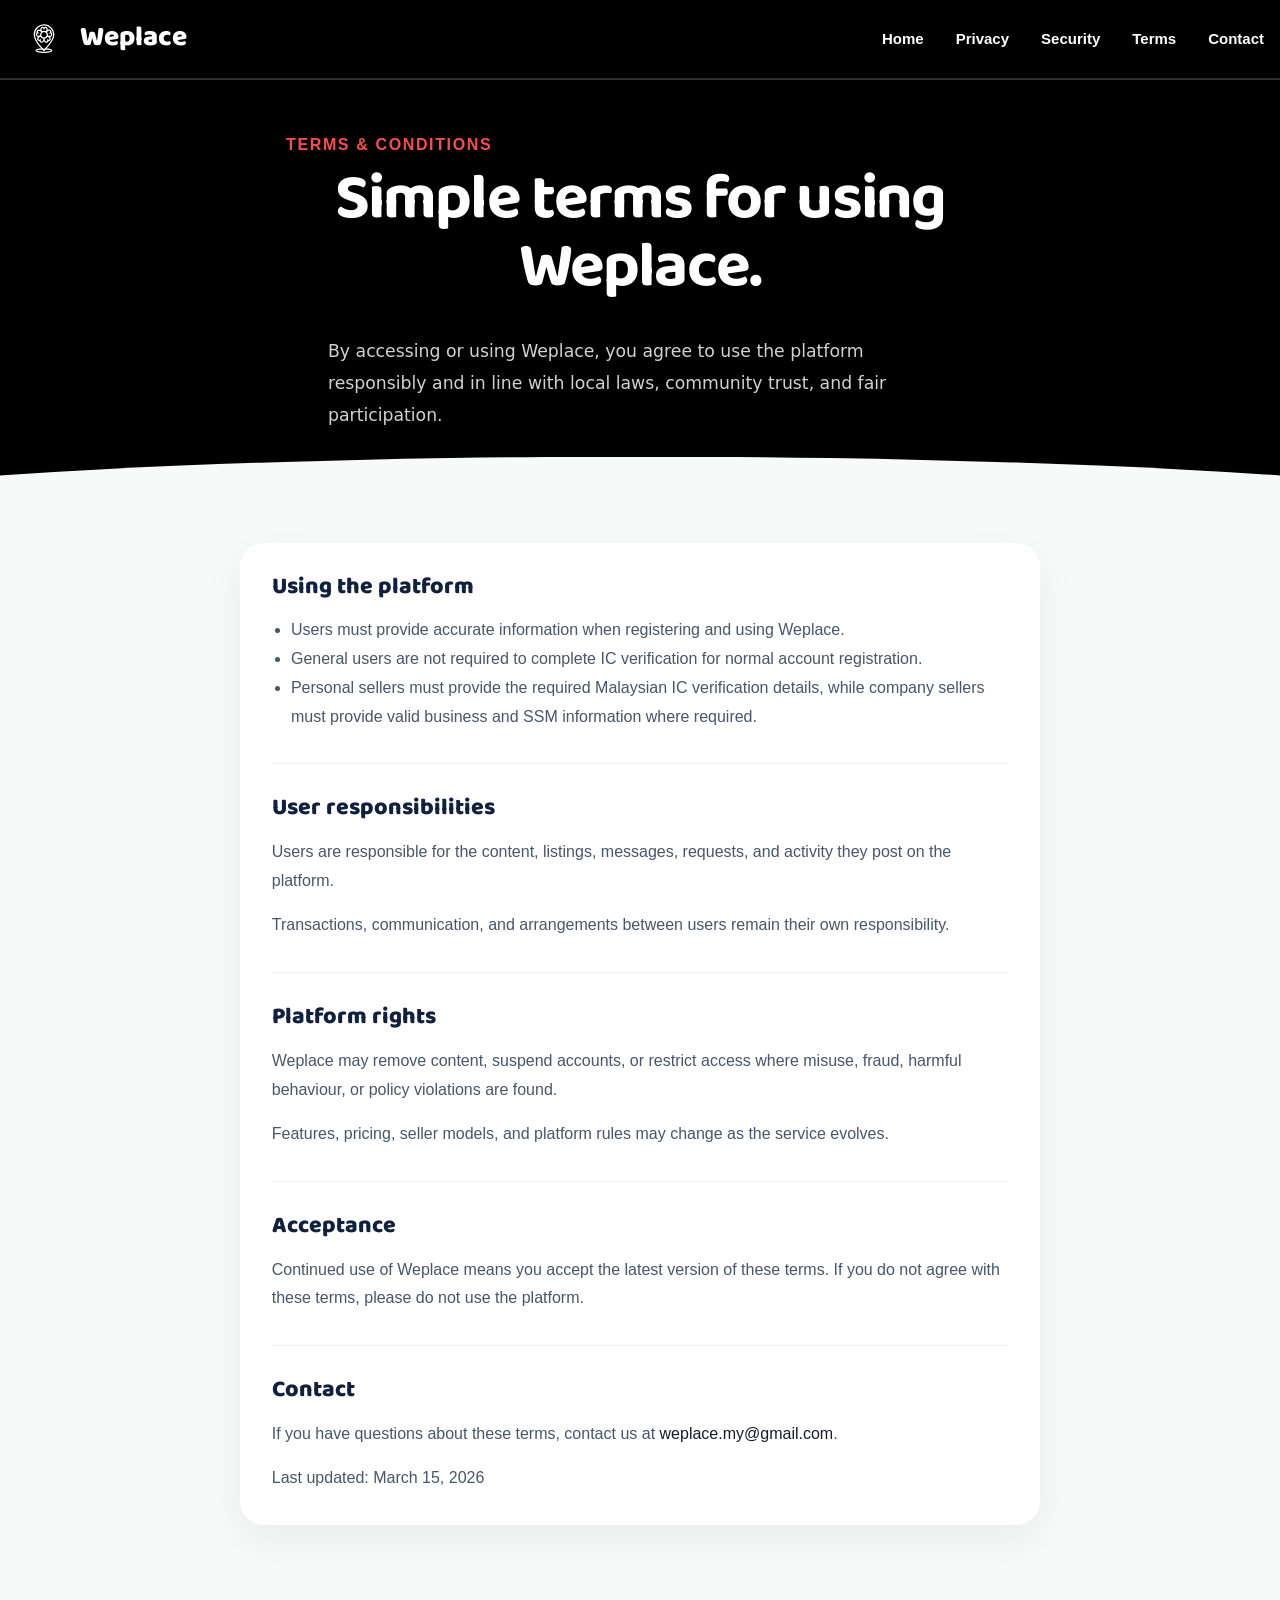
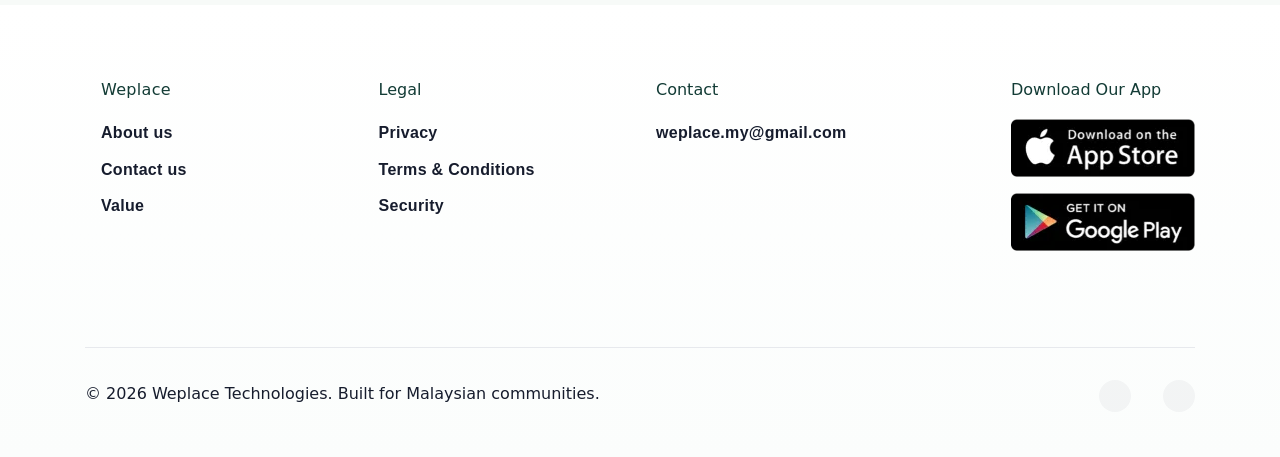
<file: tnc/index.html>
<!DOCTYPE html>
<html data-bs-theme="light" lang="en-US" dir="ltr">

  <head>
    <meta charset="utf-8">
    <meta http-equiv="X-UA-Compatible" content="IE=edge">
    <meta name="viewport" content="width=device-width, initial-scale=1">
    <title>Weplace | Terms &amp; Conditions</title>
    <link rel="apple-touch-icon" sizes="180x180" href="../assets/img/favicons/apple-touch-icon.png?v=20261021">
    <link rel="icon" href="../assets/img/favicons/app_logo.png?v=20261021">
    <link rel="shortcut icon" href="../assets/img/favicons/app_logo.png?v=20261021">
    <meta name="theme-color" content="#ffffff">
    <link rel="stylesheet" href="../vendors/swiper/swiper-bundle.min.css">
    <link rel="preconnect" href="https://fonts.googleapis.com">
    <link rel="preconnect" href="https://fonts.gstatic.com" crossorigin>
    <link href="https://fonts.googleapis.com/css2?family=Baloo+Bhaijaan+2:wght@600;700&family=Figtree:wght@400;500;600;700&family=Poppins:wght@400;500;600;700&display=swap" rel="stylesheet">
    <link href="../assets/css/theme.min.css" rel="stylesheet" id="style-default">
    <link href="../assets/css/user.css" rel="stylesheet">
    <link rel="stylesheet" href="https://unicons.iconscout.com/release/v4.0.8/css/line.css">
  </head>

  <body>
    <main class="main" id="top">
      <div class="content">
        <nav class="navbar navbar-expand-md fixed-top" id="navbar" data-navbar-soft-on-scroll="data-navbar-soft-on-scroll">
          <div class="container-fluid px-0"><a href="../index.html" class="navbar-brand d-flex align-items-center"><img src="../assets/img/logos/logo.svg" alt="Weplace logo" class="d-inline-block" style="height: 56px; width: auto; " /><span class="brand-name d-none d-md-block">Weplace</span></a><button class="navbar-toggler border-0 pe-0" type="button" data-bs-toggle="collapse" data-bs-target="#navbar-content" aria-controls="#navbar-content" aria-expanded="false" aria-label="Toggle navigation"><span class="navbar-toggler-icon"></span></button>
            <div class="collapse navbar-collapse justify-content-md-end" id="navbar-content">
              <ul class="navbar-nav gap-md-2 gap-lg-3 pt-x1 pb-1 pt-md-0 pb-md-0">
                <li class="nav-item"><a class="nav-link lh-xl" href="../index.html">Home</a></li>
                <li class="nav-item"><a class="nav-link lh-xl" href="../privacy/">Privacy</a></li>
                <li class="nav-item"><a class="nav-link lh-xl" href="../security/">Security</a></li>
                <li class="nav-item"><a class="nav-link lh-xl" href="../tnc/">Terms</a></li>
                <li class="nav-item"><a class="nav-link lh-xl" href="../index.html#contact">Contact</a></li>
              </ul>
            </div>
          </div>
        </nav>
        <section class="legal-hero bg-1100">
          <div class="container">
            <div class="row justify-content-center text-center">
              <div class="col-lg-8">
                <p class="text-primary fw-semibold text-uppercase ls-2 mb-2">Terms &amp; Conditions</p>
                <h1 class="text-white fw-bold mb-3">Simple terms for using Weplace.</h1>
                <p class="legal-hero-copy mb-0">By accessing or using Weplace, you agree to use the platform responsibly and in line with local laws, community trust, and fair participation.</p>
              </div>
            </div>
          </div>
        </section>
        <section class="legal-content-section">
          <div class="container">
            <div class="row justify-content-center">
              <div class="col-lg-9">
                <div class="legal-card">
                  <div class="legal-block">
                    <h2>Using the platform</h2>
                    <ul class="legal-list">
                      <li>Users must provide accurate information when registering and using Weplace.</li>
                      <li>General users are not required to complete IC verification for normal account registration.</li>
                      <li>Personal sellers must provide the required Malaysian IC verification details, while company sellers must provide valid business and SSM information where required.</li>
                    </ul>
                  </div>
                  <div class="legal-block">
                    <h2>User responsibilities</h2>
                    <p>Users are responsible for the content, listings, messages, requests, and activity they post on the platform.</p>
                    <p>Transactions, communication, and arrangements between users remain their own responsibility.</p>
                  </div>
                  <div class="legal-block">
                    <h2>Platform rights</h2>
                    <p>Weplace may remove content, suspend accounts, or restrict access where misuse, fraud, harmful behaviour, or policy violations are found.</p>
                    <p>Features, pricing, seller models, and platform rules may change as the service evolves.</p>
                  </div>
                  <div class="legal-block">
                    <h2>Acceptance</h2>
                    <p>Continued use of Weplace means you accept the latest version of these terms. If you do not agree with these terms, please do not use the platform.</p>
                  </div>
                  <div class="legal-block">
                    <h2>Contact</h2>
                    <p>If you have questions about these terms, contact us at <a href="mailto:weplace.my@gmail.com">weplace.my@gmail.com</a>.</p>
                    <p class="legal-updated mb-0">Last updated: March 15, 2026</p>
                  </div>
                </div>
              </div>
            </div>
          </div>
        </section>
        <footer class="pt-7 pt-lg-8">
          <div class="container">
            <div class="row gy-4 g-md-3 border-bottom pb-8 pb-lg-9 justify-content-center">
              <div class="col-6 col-md-3">
                <p class="mb-2 lh-lg ls-1">Weplace</p>
                <ul class="list-unstyled text-1100">
                  <li class="mb-1"><a class="ls-1 lh-xl" href="../index.html#about">About us</a></li>
                  <li class="mb-1"><a class="ls-1 lh-xl" href="../index.html#contact">Contact us</a></li>
                  <li class="mb-1"><a class="ls-1 lh-xl" href="../index.html#service">Value</a></li>
                </ul>
              </div>
              <div class="col-6 col-md-3">
                <p class="mb-2 lh-lg">Legal</p>
                <ul class="list-unstyled text-1100">
                  <li class="mb-1"><a class="ls-1 lh-xl" href="../privacy/">Privacy</a></li>
                  <li class="mb-1"><a class="ls-1 lh-xl" href="../tnc/">Terms &amp; Conditions</a></li>
                  <li class="mb-1"><a class="ls-1 lh-xl" href="../security/">Security</a></li>
                </ul>
              </div>
              <div class="col-6 col-md-3">
                <p class="mb-2 lh-lg">Contact</p>
                <ul class="list-unstyled text-1100">
                  <li class="mb-1"><a class="ls-1 lh-xl" href="mailto:weplace.my@gmail.com">weplace.my@gmail.com</a></li>
                </ul>
              </div>
              <div class="col-6 col-md-3 d-md-flex flex-column align-items-md-end pe-md-0">
                <div>
                  <p class="mb-2 lh-lg">Download Our App</p>
                  <div class="mb-1 mb-lg-2"><a class="border-0 p-0 bg-transparent cursor-pointer rounded-1" href="https://apps.apple.com/my/app/id6768859795" target="_blank" rel="noopener noreferrer"><img class="img-fluid" src="../assets/img/logos/App_Store.webp" alt="Download on the App Store" /></a></div><a class="border-0 p-0 bg-transparent cursor-pointer rounded-1" href="https://play.google.com/store/apps/details?id=my.weplace.app" target="_blank" rel="noopener noreferrer"><img class="img-fluid" src="../assets/img/logos/Play_Store.webp" alt="Download on Google Play" /></a>
                </div>
              </div>
            </div>
            <div class="row gy-2 py-3 justify-content-center justify-content-md-between">
              <div class="col-auto ps-0">
                <p class="text-center text-md-start lh-xl text-1100">&copy; 2026 Weplace Technologies. Built for Malaysian communities.</p>
              </div>
              <div class="col-auto pe-0"><a class="icons fs-8 me-3 me-md-0 ms-md-3 cursor-pointer" href="https://www.facebook.com/weplace.my" target="_blank" rel="noopener noreferrer" aria-label="Weplace on Facebook"><span class="uil uil-facebook-f"> </span></a><a class="icons fs-8 me-3 me-md-0 ms-md-3 cursor-pointer" href="https://www.instagram.com/weplacemy/" target="_blank" rel="noopener noreferrer" aria-label="Weplace on Instagram"><span class="uil uil-instagram"></span></a></div>
            </div>
          </div>
        </footer>
      </div>
    </main>
    <script src="../vendors/popper/popper.min.js"></script>
    <script src="../vendors/bootstrap/bootstrap.min.js"></script>
    <script src="../vendors/is/is.min.js"></script>
    <script src="../assets/js/theme.js"></script>
  </body>

</html>
</file>
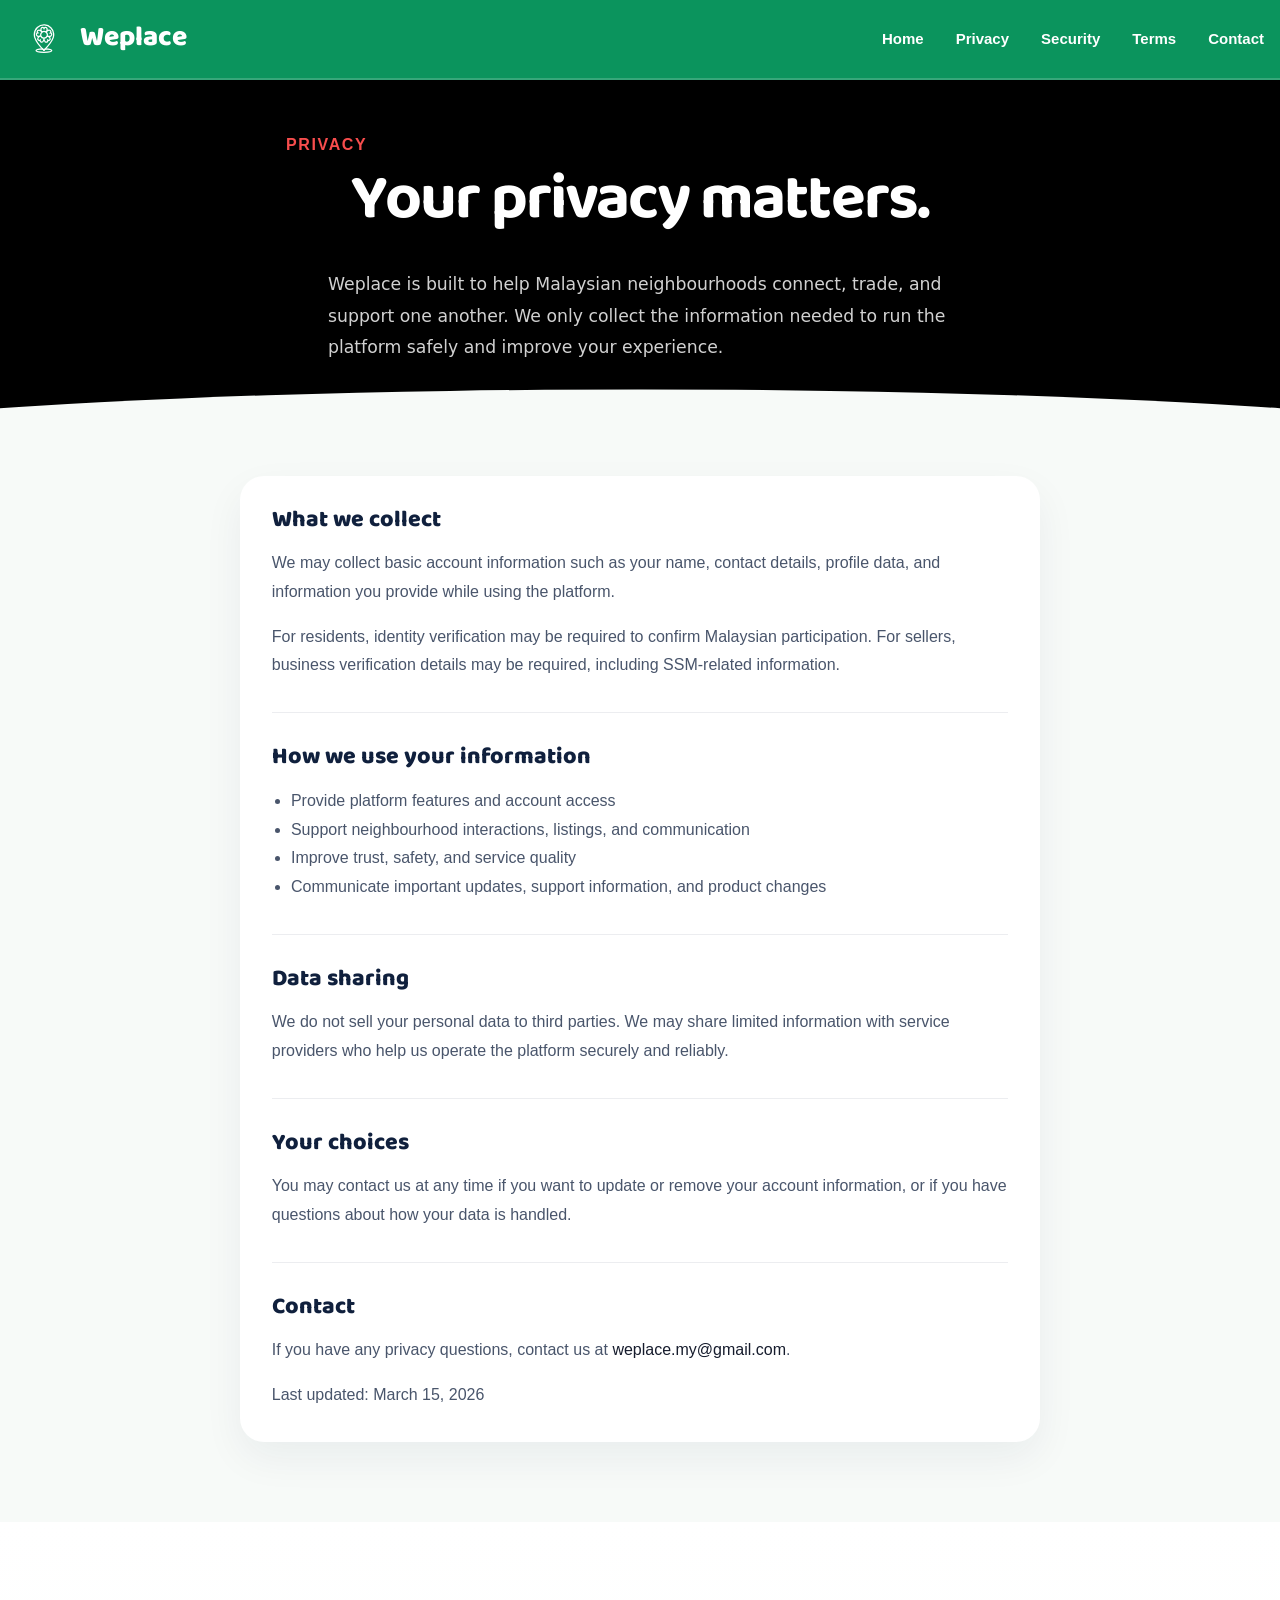
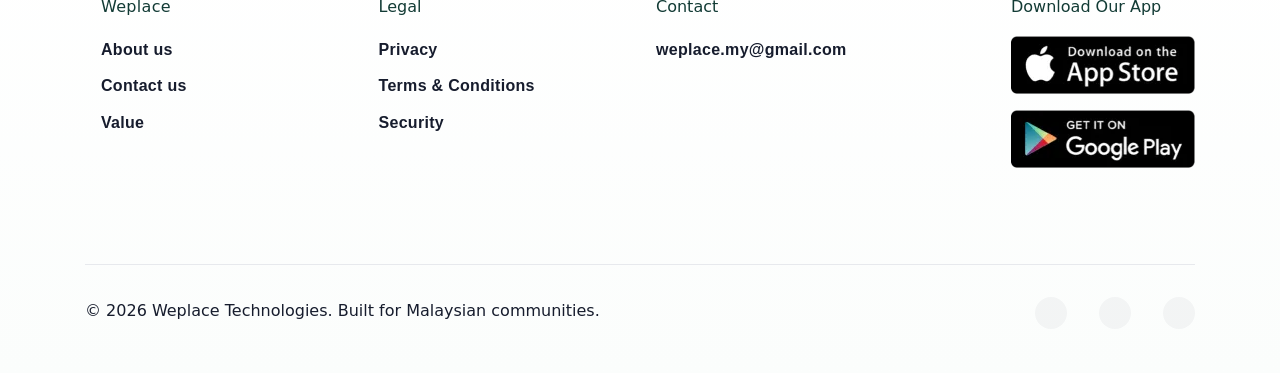
<file: privacy.html>
<!DOCTYPE html>
<html data-bs-theme="light" lang="en-US" dir="ltr">

  <head>
    <meta charset="utf-8">
    <meta http-equiv="X-UA-Compatible" content="IE=edge">
    <meta name="viewport" content="width=device-width, initial-scale=1">
    <title>Weplace | Privacy</title>
    <link rel="apple-touch-icon" sizes="180x180" href="assets/img/icons/logo_full.png">
    <link rel="icon" type="image/png" sizes="32x32" href="assets/img/icons/logo_full.png">
    <link rel="icon" type="image/png" sizes="16x16" href="assets/img/icons/logo_full.png">
    <link rel="shortcut icon" type="image/png" href="assets/img/icons/logo_full.png">
    <meta name="theme-color" content="#ffffff">
    <link rel="stylesheet" href="vendors/swiper/swiper-bundle.min.css">
    <link rel="preconnect" href="https://fonts.googleapis.com">
    <link rel="preconnect" href="https://fonts.gstatic.com" crossorigin>
    <link href="https://fonts.googleapis.com/css2?family=Baloo+Bhaijaan+2:wght@600;700&family=Figtree:wght@400;500;600;700&family=Poppins:wght@400;500;600;700&display=swap" rel="stylesheet">
    <link href="assets/css/theme.min.css" rel="stylesheet" id="style-default">
    <link href="assets/css/user.css" rel="stylesheet">
    <link rel="stylesheet" href="https://unicons.iconscout.com/release/v4.0.8/css/line.css">
  </head>

  <body>
    <main class="main" id="top">
      <div class="content">
        <nav class="navbar navbar-expand-md fixed-top" id="navbar">
          <div class="container-fluid px-0"><a href="index.html" class="navbar-brand d-flex align-items-center"><img src="assets/img/logos/logo.svg" alt="logo" class="d-inline-block" style="height: 56px; width: auto; filter: brightness(0) invert(1);" /><span class="brand-name d-none d-md-block">Weplace</span></a><button class="navbar-toggler border-0 pe-0" type="button" data-bs-toggle="collapse" data-bs-target="#navbar-content" aria-controls="#navbar-content" aria-expanded="false" aria-label="Toggle navigation"><span class="navbar-toggler-icon"></span></button>
            <div class="collapse navbar-collapse justify-content-md-end" id="navbar-content">
              <ul class="navbar-nav gap-md-2 gap-lg-3 pt-x1 pb-1 pt-md-0 pb-md-0">
                <li class="nav-item"><a class="nav-link lh-xl" href="index.html">Home</a></li>
                <li class="nav-item"><a class="nav-link lh-xl" href="privacy.html">Privacy</a></li>
                <li class="nav-item"><a class="nav-link lh-xl" href="security.html">Security</a></li>
                <li class="nav-item"><a class="nav-link lh-xl" href="tnc.html">Terms</a></li>
                <li class="nav-item"><a class="nav-link lh-xl" href="index.html#contact">Contact</a></li>
              </ul>
            </div>
          </div>
        </nav>
        <section class="legal-hero bg-1100">
          <div class="container">
            <div class="row justify-content-center text-center">
              <div class="col-lg-8">
                <p class="text-primary fw-semibold text-uppercase ls-2 mb-2">Privacy</p>
                <h1 class="text-white fw-bold mb-3">Your privacy matters.</h1>
                <p class="legal-hero-copy mb-0">Weplace is built to help Malaysian neighbourhoods connect, trade, and support one another. We only collect the information needed to run the platform safely and improve your experience.</p>
              </div>
            </div>
          </div>
        </section>
        <section class="legal-content-section">
          <div class="container">
            <div class="row justify-content-center">
              <div class="col-lg-9">
                <div class="legal-card">
                  <div class="legal-block">
                    <h2>What we collect</h2>
                    <p>We may collect basic account information such as your name, contact details, profile data, and information you provide while using the platform.</p>
                    <p>For residents, identity verification may be required to confirm Malaysian participation. For sellers, business verification details may be required, including SSM-related information.</p>
                  </div>
                  <div class="legal-block">
                    <h2>How we use your information</h2>
                    <ul class="legal-list">
                      <li>Provide platform features and account access</li>
                      <li>Support neighbourhood interactions, listings, and communication</li>
                      <li>Improve trust, safety, and service quality</li>
                      <li>Communicate important updates, support information, and product changes</li>
                    </ul>
                  </div>
                  <div class="legal-block">
                    <h2>Data sharing</h2>
                    <p>We do not sell your personal data to third parties. We may share limited information with service providers who help us operate the platform securely and reliably.</p>
                  </div>
                  <div class="legal-block">
                    <h2>Your choices</h2>
                    <p>You may contact us at any time if you want to update or remove your account information, or if you have questions about how your data is handled.</p>
                  </div>
                  <div class="legal-block">
                    <h2>Contact</h2>
                    <p>If you have any privacy questions, contact us at <a href="mailto:weplace.my@gmail.com">weplace.my@gmail.com</a>.</p>
                    <p class="legal-updated mb-0">Last updated: March 15, 2026</p>
                  </div>
                </div>
              </div>
            </div>
          </div>
        </section>
        <footer class="pt-7 pt-lg-8">
          <div class="container">
            <div class="row gy-4 g-md-3 border-bottom pb-8 pb-lg-9 justify-content-center">
              <div class="col-6 col-md-3">
                <p class="mb-2 lh-lg ls-1">Weplace</p>
                <ul class="list-unstyled text-1100">
                  <li class="mb-1"><a class="ls-1 lh-xl" href="index.html#about">About us</a></li>
                  <li class="mb-1"><a class="ls-1 lh-xl" href="index.html#contact">Contact us</a></li>
                  <li class="mb-1"><a class="ls-1 lh-xl" href="index.html#service">Value</a></li>
                </ul>
              </div>
              <div class="col-6 col-md-3">
                <p class="mb-2 lh-lg">Legal</p>
                <ul class="list-unstyled text-1100">
                  <li class="mb-1"><a class="ls-1 lh-xl" href="privacy.html">Privacy</a></li>
                  <li class="mb-1"><a class="ls-1 lh-xl" href="tnc.html">Terms &amp; Conditions</a></li>
                  <li class="mb-1"><a class="ls-1 lh-xl" href="security.html">Security</a></li>
                </ul>
              </div>
              <div class="col-6 col-md-3">
                <p class="mb-2 lh-lg">Contact</p>
                <ul class="list-unstyled text-1100">
                  <li class="mb-1"><a class="ls-1 lh-xl" href="mailto:weplace.my@gmail.com">weplace.my@gmail.com</a></li>
                </ul>
              </div>
              <div class="col-6 col-md-3 d-md-flex flex-column align-items-md-end pe-md-0">
                <div>
                  <p class="mb-2 lh-lg">Download Our App</p>
                  <div class="mb-1 mb-lg-2"><a class="border-0 p-0 bg-transparent cursor-pointer rounded-1" href="#!"><img class="img-fluid" src="assets/img/logos/App_Store.webp" alt="App Store" /></a></div><a class="border-0 p-0 bg-transparent cursor-pointer rounded-1" href="#!"><img class="img-fluid" src="assets/img/logos/Play_Store.webp" alt="Play Store" /></a>
                </div>
              </div>
            </div>
            <div class="row gy-2 py-3 justify-content-center justify-content-md-between">
              <div class="col-auto ps-0">
                <p class="text-center text-md-start lh-xl text-1100">&copy; 2026 Weplace Technologies. Built for Malaysian communities.</p>
              </div>
              <div class="col-auto pe-0"><a class="icons fs-8 me-3 me-md-0 ms-md-3 cursor-pointer" href="#!"><span class="uil uil-twitter"> </span></a><a class="icons fs-8 me-3 me-md-0 ms-md-3 cursor-pointer" href="#!"><span class="uil uil-instagram"></span></a><a class="icons fs-8 me-3 me-md-0 ms-md-3 cursor-pointer" href="#!"><span class="uil uil-linkedin"> </span></a></div>
            </div>
          </div>
        </footer>
      </div>
    </main>
    <script src="vendors/popper/popper.min.js"></script>
    <script src="vendors/bootstrap/bootstrap.min.js"></script>
    <script src="vendors/is/is.min.js"></script>
    <script src="assets/js/theme.js"></script>
  </body>

</html>
</file>
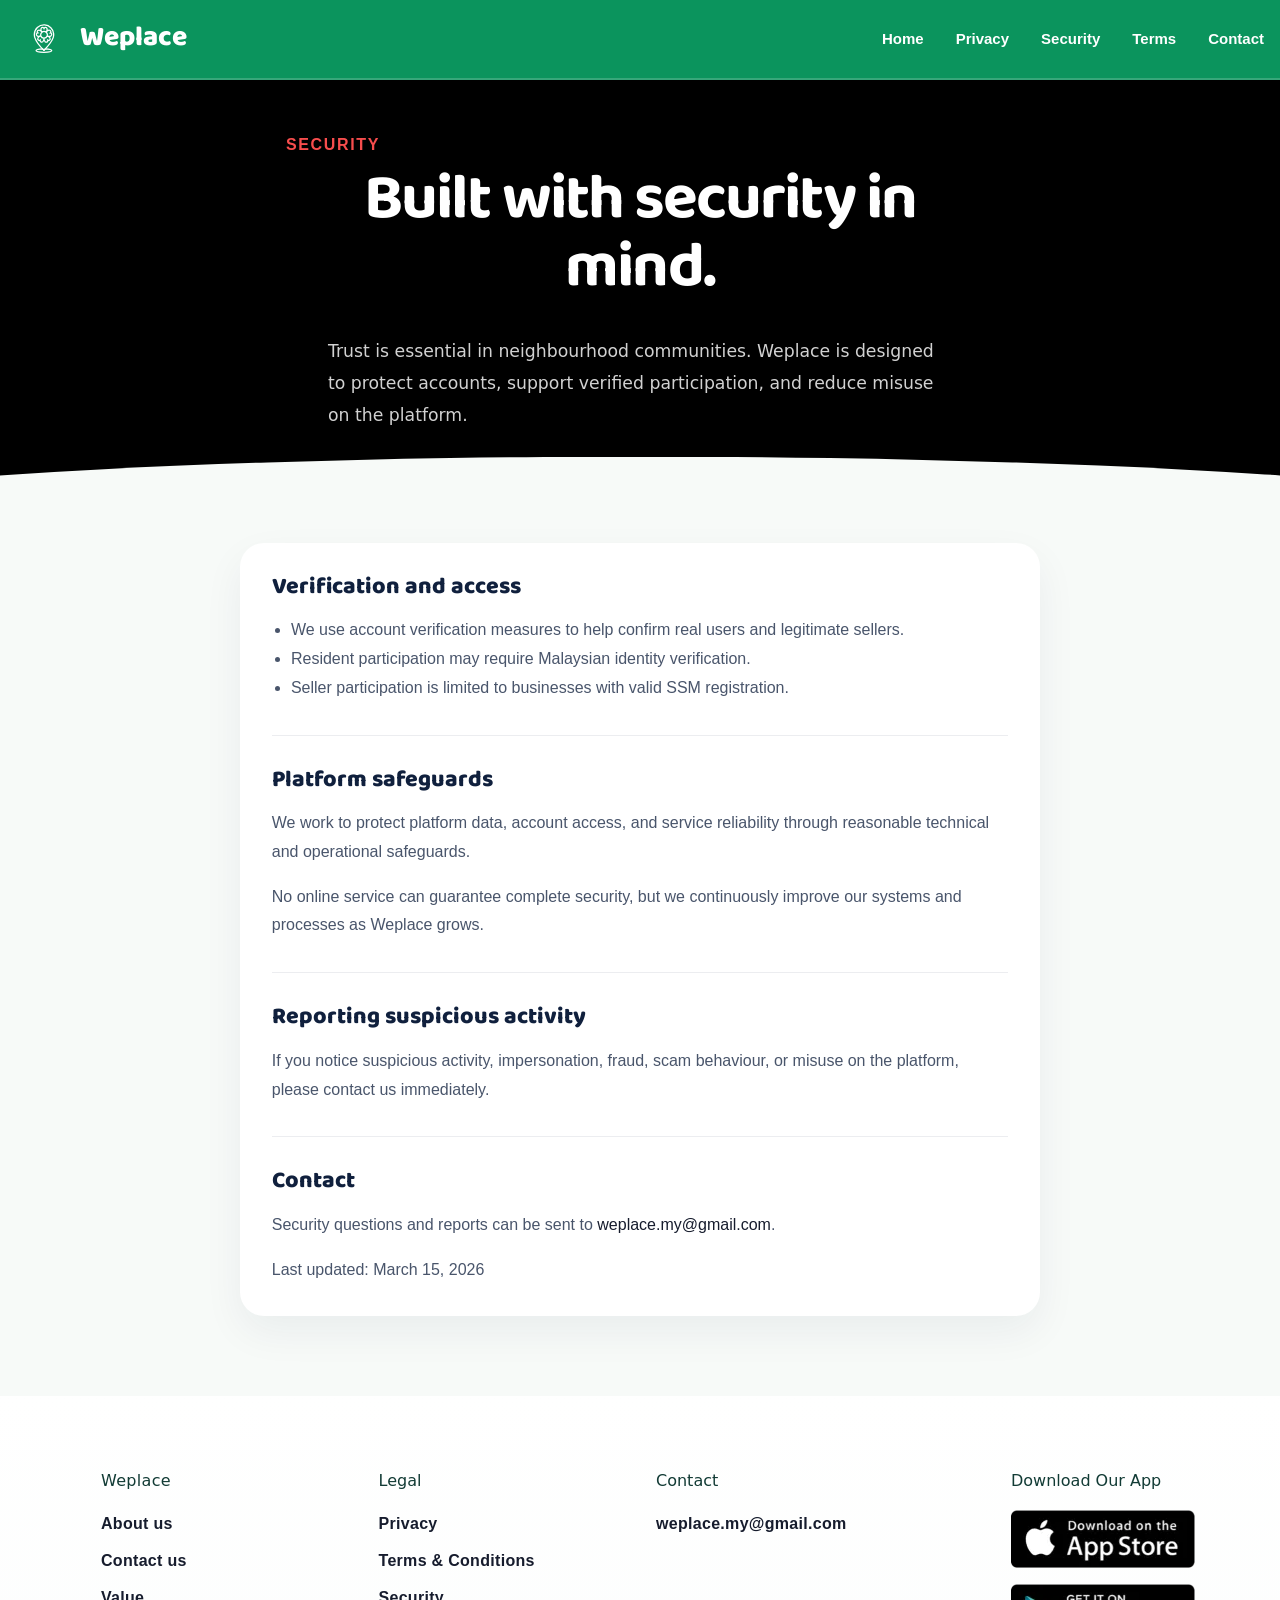
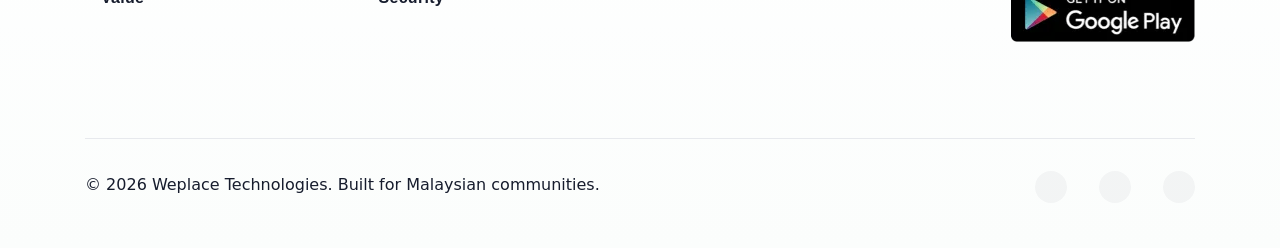
<file: security.html>
<!DOCTYPE html>
<html data-bs-theme="light" lang="en-US" dir="ltr">

  <head>
    <meta charset="utf-8">
    <meta http-equiv="X-UA-Compatible" content="IE=edge">
    <meta name="viewport" content="width=device-width, initial-scale=1">
    <title>Weplace | Security</title>
    <link rel="apple-touch-icon" sizes="180x180" href="assets/img/icons/logo_full.png">
    <link rel="icon" type="image/png" sizes="32x32" href="assets/img/icons/logo_full.png">
    <link rel="icon" type="image/png" sizes="16x16" href="assets/img/icons/logo_full.png">
    <link rel="shortcut icon" type="image/png" href="assets/img/icons/logo_full.png">
    <meta name="theme-color" content="#ffffff">
    <link rel="stylesheet" href="vendors/swiper/swiper-bundle.min.css">
    <link rel="preconnect" href="https://fonts.googleapis.com">
    <link rel="preconnect" href="https://fonts.gstatic.com" crossorigin>
    <link href="https://fonts.googleapis.com/css2?family=Baloo+Bhaijaan+2:wght@600;700&family=Figtree:wght@400;500;600;700&family=Poppins:wght@400;500;600;700&display=swap" rel="stylesheet">
    <link href="assets/css/theme.min.css" rel="stylesheet" id="style-default">
    <link href="assets/css/user.css" rel="stylesheet">
    <link rel="stylesheet" href="https://unicons.iconscout.com/release/v4.0.8/css/line.css">
  </head>

  <body>
    <main class="main" id="top">
      <div class="content">
        <nav class="navbar navbar-expand-md fixed-top" id="navbar">
          <div class="container-fluid px-0"><a href="index.html" class="navbar-brand d-flex align-items-center"><img src="assets/img/logos/logo.svg" alt="logo" class="d-inline-block" style="height: 56px; width: auto; filter: brightness(0) invert(1);" /><span class="brand-name d-none d-md-block">Weplace</span></a><button class="navbar-toggler border-0 pe-0" type="button" data-bs-toggle="collapse" data-bs-target="#navbar-content" aria-controls="#navbar-content" aria-expanded="false" aria-label="Toggle navigation"><span class="navbar-toggler-icon"></span></button>
            <div class="collapse navbar-collapse justify-content-md-end" id="navbar-content">
              <ul class="navbar-nav gap-md-2 gap-lg-3 pt-x1 pb-1 pt-md-0 pb-md-0">
                <li class="nav-item"><a class="nav-link lh-xl" href="index.html">Home</a></li>
                <li class="nav-item"><a class="nav-link lh-xl" href="privacy.html">Privacy</a></li>
                <li class="nav-item"><a class="nav-link lh-xl" href="security.html">Security</a></li>
                <li class="nav-item"><a class="nav-link lh-xl" href="tnc.html">Terms</a></li>
                <li class="nav-item"><a class="nav-link lh-xl" href="index.html#contact">Contact</a></li>
              </ul>
            </div>
          </div>
        </nav>
        <section class="legal-hero bg-1100">
          <div class="container">
            <div class="row justify-content-center text-center">
              <div class="col-lg-8">
                <p class="text-primary fw-semibold text-uppercase ls-2 mb-2">Security</p>
                <h1 class="text-white fw-bold mb-3">Built with security in mind.</h1>
                <p class="legal-hero-copy mb-0">Trust is essential in neighbourhood communities. Weplace is designed to protect accounts, support verified participation, and reduce misuse on the platform.</p>
              </div>
            </div>
          </div>
        </section>
        <section class="legal-content-section">
          <div class="container">
            <div class="row justify-content-center">
              <div class="col-lg-9">
                <div class="legal-card">
                  <div class="legal-block">
                    <h2>Verification and access</h2>
                    <ul class="legal-list">
                      <li>We use account verification measures to help confirm real users and legitimate sellers.</li>
                      <li>Resident participation may require Malaysian identity verification.</li>
                      <li>Seller participation is limited to businesses with valid SSM registration.</li>
                    </ul>
                  </div>
                  <div class="legal-block">
                    <h2>Platform safeguards</h2>
                    <p>We work to protect platform data, account access, and service reliability through reasonable technical and operational safeguards.</p>
                    <p>No online service can guarantee complete security, but we continuously improve our systems and processes as Weplace grows.</p>
                  </div>
                  <div class="legal-block">
                    <h2>Reporting suspicious activity</h2>
                    <p>If you notice suspicious activity, impersonation, fraud, scam behaviour, or misuse on the platform, please contact us immediately.</p>
                  </div>
                  <div class="legal-block">
                    <h2>Contact</h2>
                    <p>Security questions and reports can be sent to <a href="mailto:weplace.my@gmail.com">weplace.my@gmail.com</a>.</p>
                    <p class="legal-updated mb-0">Last updated: March 15, 2026</p>
                  </div>
                </div>
              </div>
            </div>
          </div>
        </section>
        <footer class="pt-7 pt-lg-8">
          <div class="container">
            <div class="row gy-4 g-md-3 border-bottom pb-8 pb-lg-9 justify-content-center">
              <div class="col-6 col-md-3">
                <p class="mb-2 lh-lg ls-1">Weplace</p>
                <ul class="list-unstyled text-1100">
                  <li class="mb-1"><a class="ls-1 lh-xl" href="index.html#about">About us</a></li>
                  <li class="mb-1"><a class="ls-1 lh-xl" href="index.html#contact">Contact us</a></li>
                  <li class="mb-1"><a class="ls-1 lh-xl" href="index.html#service">Value</a></li>
                </ul>
              </div>
              <div class="col-6 col-md-3">
                <p class="mb-2 lh-lg">Legal</p>
                <ul class="list-unstyled text-1100">
                  <li class="mb-1"><a class="ls-1 lh-xl" href="privacy.html">Privacy</a></li>
                  <li class="mb-1"><a class="ls-1 lh-xl" href="tnc.html">Terms &amp; Conditions</a></li>
                  <li class="mb-1"><a class="ls-1 lh-xl" href="security.html">Security</a></li>
                </ul>
              </div>
              <div class="col-6 col-md-3">
                <p class="mb-2 lh-lg">Contact</p>
                <ul class="list-unstyled text-1100">
                  <li class="mb-1"><a class="ls-1 lh-xl" href="mailto:weplace.my@gmail.com">weplace.my@gmail.com</a></li>
                </ul>
              </div>
              <div class="col-6 col-md-3 d-md-flex flex-column align-items-md-end pe-md-0">
                <div>
                  <p class="mb-2 lh-lg">Download Our App</p>
                  <div class="mb-1 mb-lg-2"><a class="border-0 p-0 bg-transparent cursor-pointer rounded-1" href="#!"><img class="img-fluid" src="assets/img/logos/App_Store.webp" alt="App Store" /></a></div><a class="border-0 p-0 bg-transparent cursor-pointer rounded-1" href="#!"><img class="img-fluid" src="assets/img/logos/Play_Store.webp" alt="Play Store" /></a>
                </div>
              </div>
            </div>
            <div class="row gy-2 py-3 justify-content-center justify-content-md-between">
              <div class="col-auto ps-0">
                <p class="text-center text-md-start lh-xl text-1100">&copy; 2026 Weplace Technologies. Built for Malaysian communities.</p>
              </div>
              <div class="col-auto pe-0"><a class="icons fs-8 me-3 me-md-0 ms-md-3 cursor-pointer" href="#!"><span class="uil uil-twitter"> </span></a><a class="icons fs-8 me-3 me-md-0 ms-md-3 cursor-pointer" href="#!"><span class="uil uil-instagram"></span></a><a class="icons fs-8 me-3 me-md-0 ms-md-3 cursor-pointer" href="#!"><span class="uil uil-linkedin"> </span></a></div>
            </div>
          </div>
        </footer>
      </div>
    </main>
    <script src="vendors/popper/popper.min.js"></script>
    <script src="vendors/bootstrap/bootstrap.min.js"></script>
    <script src="vendors/is/is.min.js"></script>
    <script src="assets/js/theme.js"></script>
  </body>

</html>
</file>
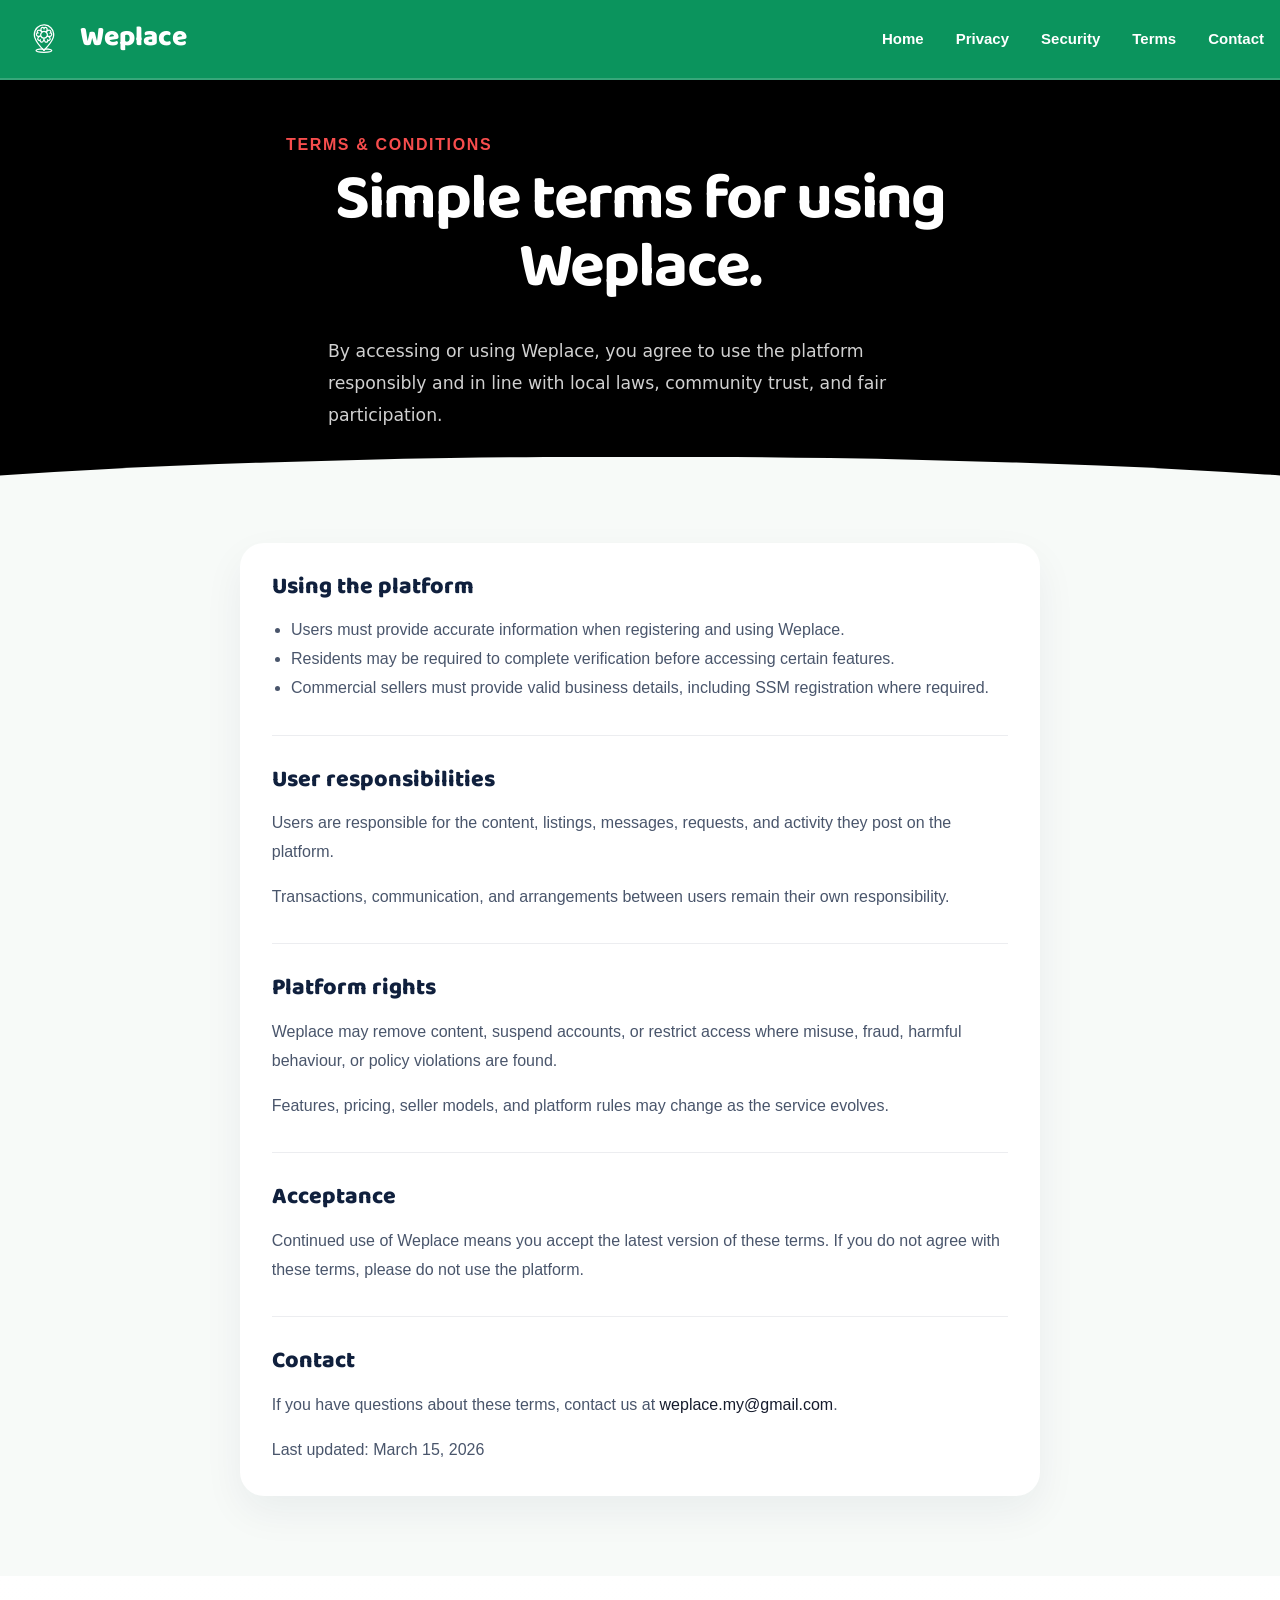
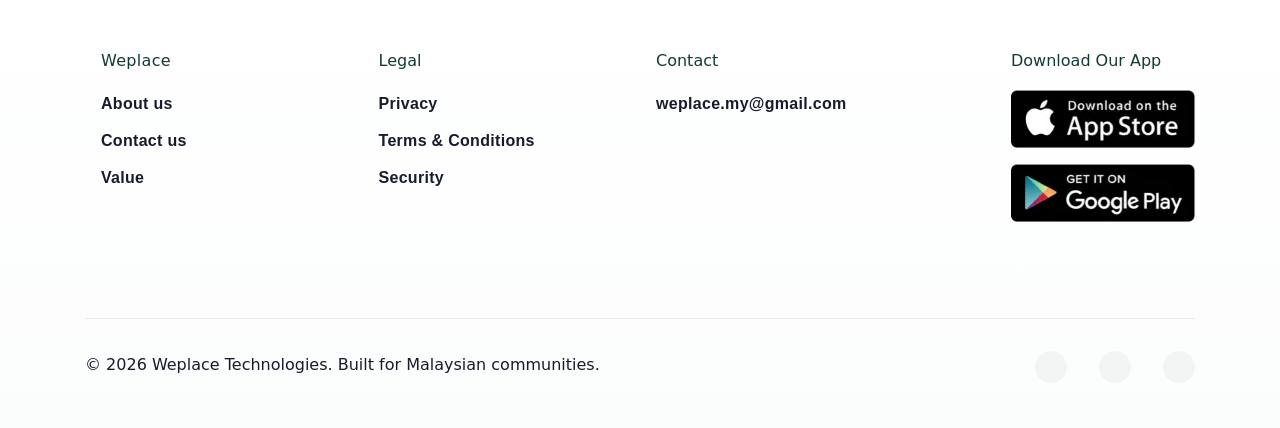
<file: tnc.html>
<!DOCTYPE html>
<html data-bs-theme="light" lang="en-US" dir="ltr">

  <head>
    <meta charset="utf-8">
    <meta http-equiv="X-UA-Compatible" content="IE=edge">
    <meta name="viewport" content="width=device-width, initial-scale=1">
    <title>Weplace | Terms &amp; Conditions</title>
    <link rel="apple-touch-icon" sizes="180x180" href="assets/img/icons/logo_full.png">
    <link rel="icon" type="image/png" sizes="32x32" href="assets/img/icons/logo_full.png">
    <link rel="icon" type="image/png" sizes="16x16" href="assets/img/icons/logo_full.png">
    <link rel="shortcut icon" type="image/png" href="assets/img/icons/logo_full.png">
    <meta name="theme-color" content="#ffffff">
    <link rel="stylesheet" href="vendors/swiper/swiper-bundle.min.css">
    <link rel="preconnect" href="https://fonts.googleapis.com">
    <link rel="preconnect" href="https://fonts.gstatic.com" crossorigin>
    <link href="https://fonts.googleapis.com/css2?family=Baloo+Bhaijaan+2:wght@600;700&family=Figtree:wght@400;500;600;700&family=Poppins:wght@400;500;600;700&display=swap" rel="stylesheet">
    <link href="assets/css/theme.min.css" rel="stylesheet" id="style-default">
    <link href="assets/css/user.css" rel="stylesheet">
    <link rel="stylesheet" href="https://unicons.iconscout.com/release/v4.0.8/css/line.css">
  </head>

  <body>
    <main class="main" id="top">
      <div class="content">
        <nav class="navbar navbar-expand-md fixed-top" id="navbar">
          <div class="container-fluid px-0"><a href="index.html" class="navbar-brand d-flex align-items-center"><img src="assets/img/logos/logo.svg" alt="logo" class="d-inline-block" style="height: 56px; width: auto; filter: brightness(0) invert(1);" /><span class="brand-name d-none d-md-block">Weplace</span></a><button class="navbar-toggler border-0 pe-0" type="button" data-bs-toggle="collapse" data-bs-target="#navbar-content" aria-controls="#navbar-content" aria-expanded="false" aria-label="Toggle navigation"><span class="navbar-toggler-icon"></span></button>
            <div class="collapse navbar-collapse justify-content-md-end" id="navbar-content">
              <ul class="navbar-nav gap-md-2 gap-lg-3 pt-x1 pb-1 pt-md-0 pb-md-0">
                <li class="nav-item"><a class="nav-link lh-xl" href="index.html">Home</a></li>
                <li class="nav-item"><a class="nav-link lh-xl" href="privacy.html">Privacy</a></li>
                <li class="nav-item"><a class="nav-link lh-xl" href="security.html">Security</a></li>
                <li class="nav-item"><a class="nav-link lh-xl" href="tnc.html">Terms</a></li>
                <li class="nav-item"><a class="nav-link lh-xl" href="index.html#contact">Contact</a></li>
              </ul>
            </div>
          </div>
        </nav>
        <section class="legal-hero bg-1100">
          <div class="container">
            <div class="row justify-content-center text-center">
              <div class="col-lg-8">
                <p class="text-primary fw-semibold text-uppercase ls-2 mb-2">Terms &amp; Conditions</p>
                <h1 class="text-white fw-bold mb-3">Simple terms for using Weplace.</h1>
                <p class="legal-hero-copy mb-0">By accessing or using Weplace, you agree to use the platform responsibly and in line with local laws, community trust, and fair participation.</p>
              </div>
            </div>
          </div>
        </section>
        <section class="legal-content-section">
          <div class="container">
            <div class="row justify-content-center">
              <div class="col-lg-9">
                <div class="legal-card">
                  <div class="legal-block">
                    <h2>Using the platform</h2>
                    <ul class="legal-list">
                      <li>Users must provide accurate information when registering and using Weplace.</li>
                      <li>Residents may be required to complete verification before accessing certain features.</li>
                      <li>Commercial sellers must provide valid business details, including SSM registration where required.</li>
                    </ul>
                  </div>
                  <div class="legal-block">
                    <h2>User responsibilities</h2>
                    <p>Users are responsible for the content, listings, messages, requests, and activity they post on the platform.</p>
                    <p>Transactions, communication, and arrangements between users remain their own responsibility.</p>
                  </div>
                  <div class="legal-block">
                    <h2>Platform rights</h2>
                    <p>Weplace may remove content, suspend accounts, or restrict access where misuse, fraud, harmful behaviour, or policy violations are found.</p>
                    <p>Features, pricing, seller models, and platform rules may change as the service evolves.</p>
                  </div>
                  <div class="legal-block">
                    <h2>Acceptance</h2>
                    <p>Continued use of Weplace means you accept the latest version of these terms. If you do not agree with these terms, please do not use the platform.</p>
                  </div>
                  <div class="legal-block">
                    <h2>Contact</h2>
                    <p>If you have questions about these terms, contact us at <a href="mailto:weplace.my@gmail.com">weplace.my@gmail.com</a>.</p>
                    <p class="legal-updated mb-0">Last updated: March 15, 2026</p>
                  </div>
                </div>
              </div>
            </div>
          </div>
        </section>
        <footer class="pt-7 pt-lg-8">
          <div class="container">
            <div class="row gy-4 g-md-3 border-bottom pb-8 pb-lg-9 justify-content-center">
              <div class="col-6 col-md-3">
                <p class="mb-2 lh-lg ls-1">Weplace</p>
                <ul class="list-unstyled text-1100">
                  <li class="mb-1"><a class="ls-1 lh-xl" href="index.html#about">About us</a></li>
                  <li class="mb-1"><a class="ls-1 lh-xl" href="index.html#contact">Contact us</a></li>
                  <li class="mb-1"><a class="ls-1 lh-xl" href="index.html#service">Value</a></li>
                </ul>
              </div>
              <div class="col-6 col-md-3">
                <p class="mb-2 lh-lg">Legal</p>
                <ul class="list-unstyled text-1100">
                  <li class="mb-1"><a class="ls-1 lh-xl" href="privacy.html">Privacy</a></li>
                  <li class="mb-1"><a class="ls-1 lh-xl" href="tnc.html">Terms &amp; Conditions</a></li>
                  <li class="mb-1"><a class="ls-1 lh-xl" href="security.html">Security</a></li>
                </ul>
              </div>
              <div class="col-6 col-md-3">
                <p class="mb-2 lh-lg">Contact</p>
                <ul class="list-unstyled text-1100">
                  <li class="mb-1"><a class="ls-1 lh-xl" href="mailto:weplace.my@gmail.com">weplace.my@gmail.com</a></li>
                </ul>
              </div>
              <div class="col-6 col-md-3 d-md-flex flex-column align-items-md-end pe-md-0">
                <div>
                  <p class="mb-2 lh-lg">Download Our App</p>
                  <div class="mb-1 mb-lg-2"><a class="border-0 p-0 bg-transparent cursor-pointer rounded-1" href="#!"><img class="img-fluid" src="assets/img/logos/App_Store.webp" alt="App Store" /></a></div><a class="border-0 p-0 bg-transparent cursor-pointer rounded-1" href="#!"><img class="img-fluid" src="assets/img/logos/Play_Store.webp" alt="Play Store" /></a>
                </div>
              </div>
            </div>
            <div class="row gy-2 py-3 justify-content-center justify-content-md-between">
              <div class="col-auto ps-0">
                <p class="text-center text-md-start lh-xl text-1100">&copy; 2026 Weplace Technologies. Built for Malaysian communities.</p>
              </div>
              <div class="col-auto pe-0"><a class="icons fs-8 me-3 me-md-0 ms-md-3 cursor-pointer" href="#!"><span class="uil uil-twitter"> </span></a><a class="icons fs-8 me-3 me-md-0 ms-md-3 cursor-pointer" href="#!"><span class="uil uil-instagram"></span></a><a class="icons fs-8 me-3 me-md-0 ms-md-3 cursor-pointer" href="#!"><span class="uil uil-linkedin"> </span></a></div>
            </div>
          </div>
        </footer>
      </div>
    </main>
    <script src="vendors/popper/popper.min.js"></script>
    <script src="vendors/bootstrap/bootstrap.min.js"></script>
    <script src="vendors/is/is.min.js"></script>
    <script src="assets/js/theme.js"></script>
  </body>

</html>
</file>
<file: assets/css/user.css>
/* -------------------------------------------------------------------------- */
/*                                brainwaveio Button                               */
/* -------------------------------------------------------------------------- */
/* prettier-ignore */

.brand-name {
  margin-left: 0;
  font-family: "Baloo Bhaijaan 2", sans-serif;
  font-size: 1.75rem;
  font-weight: 800;
  line-height: 1;
  letter-spacing: 0;
  color: #ffffff;
}

body {
  font-family: "Nunito", system-ui, -apple-system, BlinkMacSystemFont, "Segoe UI", sans-serif;
  font-weight: 500;
}

#navbar {
  padding-top: 0.45rem !important;
  padding-bottom: 0.45rem !important;
}

.navbar-brand {
  display: flex;
  align-items: center;
  gap: 0.5rem;
}

.navbar-brand img {
  display: block;
  flex-shrink: 0;
  height: 56px !important;
  width: auto;
  filter: brightness(0) invert(1);
}

.nav-link,
footer a,
.btn {
  font-family: "Nunito", sans-serif;
  font-weight: 800;
  letter-spacing: 0;
}

#navbar.navbar-primary-scrolled {
  background-color: #000000 !important;
}

.language-switcher {
  display: inline-flex;
  align-items: center;
  margin-top: 0.75rem;
}

.language-switcher__toggle {
  min-width: 4.5rem;
  padding: 0.42rem 0.95rem;
  border: 1px solid rgba(255, 255, 255, 0.34);
  border-radius: 0.75rem;
  background-color: rgba(255, 255, 255, 0.08);
  font-family: "Nunito", sans-serif;
  font-size: 0.78rem;
  font-weight: 800;
  color: #ffffff;
  box-shadow: none;
  cursor: pointer;
}

.language-switcher__toggle:hover,
.language-switcher__toggle:focus,
.language-switcher__toggle.show {
  border-color: #14c56c;
  background-color: rgba(255, 255, 255, 0.12);
  color: #ffffff;
  box-shadow: none;
}

.language-switcher__menu {
  min-width: 4.5rem;
  padding: 0.35rem;
  border: 0;
  border-radius: 0.75rem;
  box-shadow: 0 0.75rem 2rem rgba(0, 0, 0, 0.18);
}

.language-switcher__menu .dropdown-item {
  border-radius: 0.55rem;
  font-family: "Nunito", sans-serif;
  font-size: 0.78rem;
  font-weight: 800;
}

.language-switcher__menu .dropdown-item.active,
.language-switcher__menu .dropdown-item:active {
  background-color: #14c56c;
  color: #ffffff;
}

#service.experience,
.bg-1100 {
  background-color: #000000 !important;
  background: #000000 !important;
}

#service.experience .overlay {
  background-color: rgba(0, 0, 0, 0.14) !important;
}

h1,
h2,
h3,
.hero-copy h1,
.journey-card-top h5,
.priority-support-header h3,
.trust-section h3,
.faq-section h2,
#contact h2,
.legal-hero h1,
.legal-block h2 {
  font-family: "Baloo Bhaijaan 2", "Nunito", sans-serif;
  font-weight: 800;
  letter-spacing: 0;
}

.hero-copy h1 {
  max-width: 35rem;
  font-size: clamp(3.2rem, 4.6vw, 4.65rem) !important;
  line-height: 0.98 !important;
  text-wrap: balance;
  text-shadow: 0 0.08rem 0.12rem rgba(0, 0, 0, 0.5), 0 0.35rem 1.4rem rgba(0, 0, 0, 0.42);
}

section h2,
section h3 {
  text-wrap: balance;
}

.text-primary.fw-semibold,
.text-primary.fw-bold {
  font-family: "Nunito", sans-serif;
  font-weight: 800 !important;
  letter-spacing: 0.04em;
}

.logo-explain {
  max-width: 18rem;
  margin: 0 auto;
}

p {
  text-align: left;
  text-justify: auto;
}

.hero-copy {
  max-width: 39rem;
  position: relative;
  z-index: 40;
}

.hero-eyebrow {
  display: inline-flex;
  align-items: center;
  justify-content: center;
  max-width: min(100%, 38rem);
  margin-bottom: 0.4rem;
  padding: 0.34rem 0.8rem;
  border: 1px solid rgba(255, 255, 255, 0.38);
  border-radius: 999px;
  background: rgba(0, 0, 0, 0.12);
  font-family: "Nunito", sans-serif;
  font-size: 0.72rem;
  font-weight: 800;
  letter-spacing: 0.08em;
  line-height: 1.2;
  text-transform: uppercase;
  color: #ffffff;
  text-align: center;
  text-justify: auto;
  white-space: normal;
}

.hero-body-copy {
  max-width: 33rem;
  color: #000000 !important;
  font-family: "Nunito", sans-serif;
  font-weight: 700;
  line-height: 1.66 !important;
  text-align: left;
  text-justify: auto;
  text-shadow: 0 0.12rem 0.8rem rgba(0, 0, 0, 0.24);
}

.logo-explain-media {
  min-height: 5.75rem;
  display: flex;
  align-items: center;
  justify-content: center;
  margin-bottom: 1rem;
}

.logo-explain-image {
  max-width: 4.5rem;
  max-height: 4.5rem;
  width: auto;
  height: auto;
  will-change: transform;
  transform-origin: center;
}

.logo-explain-image-home {
  animation: logo-rise 3.8s ease-in-out infinite;
}

.logo-explain-image-flower {
  animation: logo-spin 14s linear infinite;
}

.logo-explain-image-full {
  animation: logo-breathe 3.4s ease-in-out infinite;
}

.logo-explain-title {
  margin-bottom: 0.5rem;
  font-family: "Baloo Bhaijaan 2", "Nunito", sans-serif;
  font-size: 1.32rem;
  font-weight: 800;
  letter-spacing: 0;
  color: #10203d;
}

.logo-explain-text {
  max-width: 15rem;
  margin-left: auto;
  margin-right: auto;
  font-family: "Nunito", sans-serif;
  font-size: 0.98rem;
  font-weight: 500;
  line-height: 1.75;
  color: rgba(16, 32, 61, 0.72);
}

.hero-download-copy {
  max-width: 30rem;
  margin-bottom: 0.9rem;
  font-family: "Nunito", sans-serif;
  font-size: 0.94rem;
  font-weight: 800;
  line-height: 1.6;
  color: #ffffff;
  text-align: center;
  text-justify: auto;
  text-shadow: 0 0.08rem 0.12rem rgba(0, 0, 0, 0.5), 0 0.3rem 1rem rgba(0, 0, 0, 0.4);
}

.store-badge-group {
  max-width: 30rem;
  position: relative;
  z-index: 30 !important;
  pointer-events: auto !important;
}

.hero-download-actions {
  isolation: isolate;
  display: flex;
  flex-wrap: wrap;
  justify-content: center;
  gap: 0.5rem;
}

.store-badge-link {
  display: inline-flex;
  max-width: 13rem;
  position: relative;
  z-index: 31;
  border: 0;
  padding: 0;
  border-radius: 0.5rem;
  background: transparent;
  cursor: pointer;
  filter: saturate(0.92);
  pointer-events: auto !important;
  touch-action: manipulation;
  transition: transform 0.18s ease, filter 0.18s ease;
}

.store-badge-link:hover,
.store-badge-link:focus {
  transform: translateY(-1px);
  filter: saturate(1.05);
}

.hero-social-links {
  display: flex;
  align-items: center;
  justify-content: center;
  gap: 0.65rem;
  max-width: 30rem;
  margin-top: 0.85rem;
  position: relative;
  z-index: 32;
  pointer-events: auto !important;
}

.hero-social-link {
  display: inline-flex;
  align-items: center;
  justify-content: center;
  width: 2.35rem;
  height: 2.35rem;
  border-radius: 999px;
  background: rgba(255, 255, 255, 0.72);
  color: #10203d;
  box-shadow: 0 0.55rem 1.15rem rgba(16, 32, 61, 0.12);
  cursor: pointer;
  pointer-events: auto !important;
  touch-action: manipulation;
  transition: transform 0.18s ease, background-color 0.18s ease, color 0.18s ease, box-shadow 0.18s ease;
}

.hero-social-link:hover,
.hero-social-link:focus {
  transform: translateY(-1px);
  background: #14c56c;
  color: #ffffff;
  box-shadow: 0 0.65rem 1.3rem rgba(20, 197, 108, 0.22);
  text-decoration: none;
}

.hero-social-link .uil {
  font-size: 1.2rem;
  line-height: 1;
}

.hero-social-link.social-facebook,
.icons.social-facebook {
  color: #1877f2;
}

.hero-social-link.social-instagram,
.icons.social-instagram {
  color: #833ab4;
}

.hero-social-link.social-facebook:hover,
.hero-social-link.social-facebook:focus,
.hero-social-link.social-instagram:hover,
.hero-social-link.social-instagram:focus {
  color: #ffffff;
}

.xhs-mark {
  display: inline-flex;
  align-items: center;
  justify-content: center;
  width: 1.25rem;
  height: 1.25rem;
  border-radius: 0.35rem;
  background: #ee2f54;
  color: #ffffff;
  font-family: 'Noto Sans SC', 'PingFang SC', sans-serif;
  font-size: 0.82rem;
  font-weight: 700;
  line-height: 1;
}

.hero-social-link:hover .xhs-mark,
.hero-social-link:focus .xhs-mark {
  background: #ffffff;
  color: #ee2f54;
}

.store-badge-link img {
  width: 100%;
  height: auto;
  display: block;
}

.app-showcase-wrap {
  position: relative;
  max-width: 25rem;
  padding: 1rem 0;
}

.app-showcase-wrap-hero {
  max-width: 23.1rem;
}

.hero-visual {
  position: relative;
  z-index: 0;
  pointer-events: none;
}

.hero-phone-stage {
  z-index: 0;
  pointer-events: none;
}

.hero-section .hero-background {
  position: relative;
}

.hero-section .hero-background::before {
  content: none;
  position: absolute;
  inset: 0;
  background: transparent;
  pointer-events: none;
  z-index: 0;
}

.hero-section .hero-background > .container {
  position: relative;
  z-index: 1;
}

.app-showcase-glow {
  position: absolute;
  inset: 2.5rem 1.5rem;
  background: radial-gradient(circle, rgba(20, 197, 108, 0.22) 0%, rgba(20, 197, 108, 0.02) 68%, transparent 100%);
  filter: blur(10px);
}

.phone-shell {
  position: relative;
  width: 100%;
  max-width: 19rem;
  margin: 0 auto;
  padding: 0.55rem;
  border-radius: 2.3rem;
  overflow: hidden;
  isolation: isolate;
  border: 1px solid rgba(255, 255, 255, 0.14);
  background:
    linear-gradient(135deg, rgba(255, 255, 255, 0.28) 0%, rgba(255, 255, 255, 0.06) 16%, transparent 27%),
    linear-gradient(180deg, #767d88 0%, #2b2f36 22%, #0f1115 54%, #040404 100%);
  box-shadow:
    0 1.75rem 4rem rgba(0, 0, 0, 0.22),
    inset 0 1px 0 rgba(255, 255, 255, 0.22),
    inset 0 -1px 0 rgba(255, 255, 255, 0.08);
}

.phone-shell::before,
.phone-shell::after {
  content: "";
  position: absolute;
  inset: 0;
  pointer-events: none;
  border-radius: inherit;
}

.phone-shell::before {
  background: linear-gradient(115deg, rgba(255, 255, 255, 0.25) 0%, rgba(255, 255, 255, 0.04) 18%, transparent 36%, transparent 100%);
  mix-blend-mode: screen;
}

.phone-shell::after {
  inset: 0.14rem;
  border: 1px solid rgba(255, 255, 255, 0.09);
  box-shadow: inset 0 0 0 1px rgba(0, 0, 0, 0.3);
}

.phone-notch {
  position: absolute;
  top: 0.6rem;
  left: 50%;
  width: 6.5rem;
  height: 1.1rem;
  transform: translateX(-50%);
  border-radius: 999px;
  background: linear-gradient(180deg, #1c1f24 0%, #060708 100%);
  box-shadow: inset 0 1px 0 rgba(255, 255, 255, 0.08);
  z-index: 2;
}

.phone-screen {
  overflow: hidden;
  height: 38rem;
  border-radius: 1.8rem;
  background: #ffffff;
  padding: 1.7rem 0 0;
  box-sizing: border-box;
}

.phone-shell-hero {
  max-width: 18.38rem;
}

.phone-screen-hero {
  height: 33.6rem;
  padding: 1.7rem 0 0;
  background: #ffffff;
}

.app-phone-carousel,
.app-phone-carousel .carousel-inner {
  height: 100%;
  border-radius: 0;
}

#heroStoryCarousel .carousel-item,
#heroStoryCarousel .carousel-item-next,
#heroStoryCarousel .carousel-item-prev,
#heroStoryCarousel .carousel-item-start,
#heroStoryCarousel .carousel-item-end,
#heroStoryCarousel .carousel-item.active {
  transform: none !important;
  transition: none !important;
}

#heroStoryCarousel .carousel-item-next,
#heroStoryCarousel .carousel-item-prev {
  display: none !important;
}

.app-phone-carousel .carousel-item {
  border-radius: 0;
  overflow: hidden;
}

.app-carousel-indicators {
  bottom: 0.9rem;
  margin-bottom: 0;
}

.app-carousel-indicators [data-bs-target] {
  width: 0.55rem;
  height: 0.55rem;
  border-radius: 50%;
  border: 0;
  background-color: #b8c0cc;
  opacity: 1;
}

.app-carousel-indicators .active {
  background-color: #14c56c;
}

.app-story-image {
  width: 100%;
  height: 100%;
  object-fit: cover;
  object-position: center top;
  display: block;
  border-radius: 0;
  background: #ffffff;
}

#heroStoryCarousel .app-story-image {
  transform: none !important;
  transition: none !important;
}

.app-placeholder-screen {
  height: 100%;
  padding: 1rem 1rem 2.8rem;
  display: flex;
  flex-direction: column;
  gap: 1rem;
}

.app-screen-buyer {
  background: linear-gradient(180deg, #effbf4 0%, #ffffff 100%);
}

.app-screen-seller {
  background: linear-gradient(180deg, #f2f8ff 0%, #ffffff 100%);
}

.app-screen-chat {
  background: linear-gradient(180deg, #f9fff7 0%, #ffffff 100%);
}

.app-status-bar {
  display: flex;
  justify-content: space-between;
  align-items: center;
  font-size: 0.76rem;
  font-weight: 700;
  color: rgba(16, 32, 61, 0.72);
}

.app-hero-card {
  padding: 1rem;
  border-radius: 1.4rem;
  background: rgba(255, 255, 255, 0.9);
  box-shadow: 0 0.9rem 2rem rgba(16, 32, 61, 0.08);
}

.app-screen-label {
  margin-bottom: 0.35rem;
  font-size: 0.7rem;
  font-weight: 700;
  letter-spacing: 0.05em;
  text-transform: uppercase;
  color: var(--bs-primary);
}

.app-hero-card h4 {
  margin-bottom: 0.5rem;
  font-family: "Baloo Bhaijaan 2", "Nunito", sans-serif;
  font-size: 1.25rem;
  font-weight: 800;
  color: #10203d;
}

.app-hero-card p:last-child {
  margin-bottom: 0;
  font-size: 0.92rem;
  line-height: 1.7;
  color: rgba(16, 32, 61, 0.72);
}

.app-card-list,
.app-stat-grid,
.app-chat-list {
  display: grid;
  gap: 0.85rem;
}

.app-mini-card,
.app-stat-card {
  padding: 0.95rem 1rem;
  border-radius: 1.2rem;
  background: #ffffff;
  box-shadow: 0 0.9rem 2rem rgba(16, 32, 61, 0.07);
}

.app-mini-card strong,
.app-stat-card strong {
  display: block;
  color: #10203d;
}

.app-mini-card small,
.app-stat-card small {
  color: rgba(16, 32, 61, 0.62);
}

.app-pill {
  display: inline-block;
  margin-bottom: 0.45rem;
  padding: 0.18rem 0.55rem;
  border-radius: 999px;
  background: rgba(20, 197, 108, 0.12);
  color: var(--bs-primary);
  font-size: 0.68rem;
  font-weight: 700;
}

.app-stat-grid {
  grid-template-columns: repeat(2, minmax(0, 1fr));
}

.app-stat-card strong {
  font-size: 1.15rem;
}

.app-chat-list {
  margin-top: auto;
}

.app-chat-bubble {
  max-width: 84%;
  padding: 0.85rem 1rem;
  border-radius: 1.2rem 1.2rem 1.2rem 0.4rem;
  background: #ffffff;
  box-shadow: 0 0.8rem 1.6rem rgba(16, 32, 61, 0.07);
  color: #10203d;
  line-height: 1.6;
}

.app-chat-bubble.me {
  margin-left: auto;
  border-radius: 1.2rem 1.2rem 0.4rem 1.2rem;
  background: rgba(20, 197, 108, 0.12);
}

.journey-eyebrow {
  display: inline-block;
  margin-bottom: 0.8rem;
  font-family: "Nunito", sans-serif;
  font-size: 0.76rem;
  font-weight: 800;
  letter-spacing: 0.08em;
  text-transform: uppercase;
  color: #14c56c;
}

.journey-layout {
  display: grid;
  gap: 1.75rem;
  align-items: center;
}

.journey-intro {
  max-width: 48rem;
  margin: 0 auto;
}

.journey-ideas {
  display: grid;
  gap: 1rem;
}

.idea-card {
  border: 1px solid rgba(16, 32, 61, 0.09);
  border-radius: 1.25rem;
  background: #ffffff;
  box-shadow: 0 0.8rem 1.8rem rgba(16, 32, 61, 0.06);
  padding: 1rem;
}

.idea-card-title {
  text-align: center;
  margin-bottom: 0.8rem;
  color: #10203d;
  font-size: 1.05rem;
  font-weight: 700;
}

.idea-grid {
  display: grid;
  grid-template-columns: repeat(3, minmax(0, 1fr));
  gap: 0.4rem;
}

.idea-grid img {
  width: 100%;
  aspect-ratio: 1 / 1;
  object-fit: cover;
  border-radius: 0.55rem;
  border: 1px solid rgba(16, 32, 61, 0.08);
}

.journey-phone-stage {
  position: relative;
}

.seller-ideas-grid {
  display: grid;
  grid-template-columns: repeat(4, minmax(0, 1fr));
  gap: 1.5rem;
}

.seller-idea-tile {
  display: flex;
  flex-direction: column;
  align-items: stretch;
  gap: 0.9rem;
}

.seller-idea-tile img {
  width: 100%;
  aspect-ratio: 1 / 1.2;
  height: auto;
  max-height: 30rem;
  object-fit: contain;
  object-position: center;
  background: #ffffff;
  border-radius: 1.5rem;
  display: block;
}

.seller-idea-tile span {
  display: block;
  font-family: "Baloo Bhaijaan 2", "Nunito", sans-serif;
  font-size: 1rem;
  font-weight: 800;
  color: #10203d;
  text-align: center;
}

.proof-section {
  padding: 1rem 0 5.5rem;
}

.proof-panel {
  max-width: 72rem;
  margin: 0 auto;
  padding: 3rem;
  border-radius: 1.4rem;
  background:
    linear-gradient(135deg, rgba(244, 247, 250, 0.96) 0%, rgba(255, 255, 255, 0.98) 54%, rgba(239, 251, 244, 0.95) 100%);
  border: 1px solid rgba(16, 32, 61, 0.06);
}

.proof-panel-header {
  max-width: 42rem;
  margin-bottom: 2.35rem;
}

.proof-grid {
  display: grid;
  grid-template-columns: repeat(3, minmax(0, 1fr));
  gap: 1.25rem;
}

.proof-item {
  padding-top: 1.15rem;
  border-top: 1px solid rgba(16, 32, 61, 0.12);
}

.proof-icon {
  display: inline-grid;
  place-items: center;
  width: 2.45rem;
  height: 2.45rem;
  margin-bottom: 0.95rem;
  border-radius: 999px;
  background: #10203d;
  color: #ffffff;
}

.proof-icon .uil {
  font-size: 1.25rem;
  line-height: 1;
}

.proof-item h3 {
  margin-bottom: 0.55rem;
  font-size: 1.35rem;
  line-height: 1.16;
  color: #10203d;
}

.proof-item p {
  margin-bottom: 0;
  color: rgba(16, 32, 61, 0.7);
  line-height: 1.72;
}

.priority-support-section {
  position: relative;
  padding: 1.5rem 0 0;
  background: #ffffff;
  overflow: hidden;
}

.priority-support-section::before {
  content: none;
}

.priority-support-section .container {
  position: relative;
  z-index: 1;
}

.priority-support-copy {
  max-width: 47rem;
  margin-inline: auto;
  text-align: center;
  text-justify: auto;
  color: rgba(16, 32, 61, 0.74);
}

.priority-support-header {
  max-width: 56rem;
  margin: 0 auto 4.25rem;
}

.priority-support-header .text-primary {
  color: #f74d4d !important;
}

.priority-support-header h3 {
  color: #121625;
}

.priority-support-layout {
  display: grid;
  gap: 2rem;
  align-items: center;
  max-width: 72rem;
  margin: 0 auto;
}

.priority-support-content,
.priority-support-visual {
  min-width: 0;
}

.priority-support-note {
  display: flex;
  gap: 0.85rem;
  align-items: flex-start;
  margin-bottom: 1rem;
  padding: 1rem 1.05rem;
  border-radius: 1.2rem;
  background: rgba(255, 255, 255, 0.76);
  border: 1px solid rgba(20, 197, 108, 0.16);
  box-shadow: 0 0.9rem 2rem rgba(16, 32, 61, 0.05);
}

.priority-support-note .uil {
  margin-top: 0.15rem;
  font-size: 1.25rem;
  color: #14c56c;
}

.priority-support-note p {
  color: rgba(16, 32, 61, 0.76);
  line-height: 1.75;
  text-align: left;
  text-justify: auto;
}

.priority-support-steps {
  display: grid;
  gap: 0.9rem;
}

.priority-support-step {
  background: rgba(255, 255, 255, 0.92);
}

.priority-support-step p {
  text-align: left;
  text-justify: auto;
}

.priority-phone-stage .app-showcase-wrap {
  max-width: 25rem;
}

.priority-phone-shell {
  max-width: 19rem;
}

.priority-phone-screen {
  height: 38rem;
  padding: 1.7rem 0 0;
  background: #ffffff;
}

.priority-phone-image {
  width: 100%;
  height: 100%;
  object-fit: cover;
  object-position: center top;
  display: block;
  background: #ffffff;
}

.journey-card {
  height: 100%;
  padding: 0;
  border: 0;
  border-radius: 1.1rem;
  background: transparent;
  box-shadow: none;
  overflow: hidden;
}

.journey-card p,
.journey-card li {
  text-align: left;
  text-justify: auto;
}

.journey-card-image {
  display: block;
  width: 100%;
  height: auto;
  margin-bottom: 1.15rem;
  border-radius: 1.1rem;
  box-shadow: 0 1rem 2.6rem rgba(16, 32, 61, 0.08);
}

.journey-card.buyer {
  background: transparent;
}

.journey-card.seller {
  background: transparent;
}

.journey-card-top {
  padding: 0 0.35rem;
  margin-bottom: 1.1rem;
  text-align: center;
}

.journey-card-top h5 {
  margin-bottom: 0.75rem !important;
  font-size: 1.55rem;
  line-height: 1.18;
  letter-spacing: 0;
  color: #10203d;
}

.journey-card-top p {
  margin-bottom: 0;
  font-family: "Nunito", sans-serif;
  font-size: 0.98rem;
  line-height: 1.72;
  color: rgba(16, 32, 61, 0.72);
}

.journey-chip {
  display: inline-flex;
  align-items: center;
  margin-bottom: 0.95rem;
  padding: 0.38rem 0.82rem;
  border-radius: 999px;
  font-size: 0.72rem;
  font-weight: 800;
  letter-spacing: 0.04em;
  text-transform: uppercase;
  color: #ffffff;
}

.journey-card-buyer .journey-chip {
  background: #14c56c;
}

.journey-card-seller .journey-chip {
  background: #f74d4d;
}

.journey-list {
  margin: 0;
  padding-right: 1.4rem;
  padding-bottom: 1.4rem;
  padding-left: 1.2rem;
  color: rgba(16, 32, 61, 0.8);
  font-family: "Nunito", sans-serif;
  font-size: 0.98rem;
  line-height: 1.6;
}

.journey-list li + li {
  margin-top: 0.75rem;
}

.journey-list li::marker {
  color: rgba(16, 32, 61, 0.9);
}

.journey-bridge {
  padding: 1.1rem 1.25rem;
  border-radius: 1.25rem;
  background: #10203d;
  color: rgba(255, 255, 255, 0.86);
}

.journey-bridge-label {
  display: inline-block;
  margin-bottom: 0.45rem;
  font-size: 0.74rem;
  font-weight: 700;
  letter-spacing: 0.12em;
  text-transform: uppercase;
  color: #8cf0b9;
}

.value-card {
  height: 100%;
  border-radius: 1.5rem;
  background: #ffffff;
  border: 1px solid rgba(20, 197, 108, 0.14);
  box-shadow: 0 1rem 2.5rem rgba(16, 32, 61, 0.06);
  overflow: hidden;
  display: flex;
  flex-direction: column;
}

.value-icon {
  display: flex;
  align-items: center;
  justify-content: center;
  width: 100%;
  min-height: 13rem;
  padding: 0.75rem;
  background: linear-gradient(180deg, #ffffff 0%, #f3fbf6 100%);
}

.value-icon img {
  width: 100%;
  height: auto;
  max-height: 12rem;
  object-fit: contain;
  display: block;
}

.value-card-content {
  background: #14c56c;
  padding: 1.5rem;
  flex: 1;
  box-shadow: inset 0 1px 0 rgba(255, 255, 255, 0.18),
    0 -10px 24px rgba(7, 58, 31, 0.3);
}

.seller-plan-section {
  display: grid;
  gap: 1.5rem;
  align-items: center;
}

.seller-plan-visual,
.seller-plan-content {
  min-width: 0;
}

.radius-demo {
  position: relative;
  min-height: 25rem;
  border-radius: 2rem;
  overflow: hidden;
  border: 1px solid rgba(20, 197, 108, 0.16);
  background:
    radial-gradient(circle at center, rgba(20, 197, 108, 0.18) 0%, rgba(20, 197, 108, 0.06) 20%, rgba(255, 255, 255, 0) 42%),
    linear-gradient(135deg, #f8fcfa 0%, #eef8f1 48%, #f7fbf8 100%);
  box-shadow: 0 1.25rem 2.75rem rgba(16, 32, 61, 0.08);
}

.radius-demo-map {
  position: absolute;
  inset: 0;
  background:
    linear-gradient(180deg, rgba(255, 255, 255, 0.08) 0%, rgba(16, 32, 61, 0.06) 100%),
    url("../img/gallery/map-2.jpeg") center/contain no-repeat;
  filter: saturate(0.95);
}

.seller-plan-content {
  display: grid;
  gap: 1rem;
}

.seller-plan-note {
  padding: 1rem 1.15rem;
  border-radius: 1.1rem;
  background: rgba(20, 197, 108, 0.08);
  border: 1px solid rgba(20, 197, 108, 0.14);
  color: rgba(16, 32, 61, 0.82);
  font-weight: 500;
  line-height: 1.75;
}

.seller-plan-steps {
  display: grid;
  gap: 0.9rem;
}

.seller-plan-step {
  display: grid;
  grid-template-columns: auto minmax(0, 1fr);
  gap: 0.9rem;
  align-items: center;
  padding: 1rem 1.05rem;
  border-radius: 1.2rem;
  background: #ffffff;
  border: 1px solid rgba(20, 197, 108, 0.14);
  box-shadow: 0 0.9rem 2rem rgba(16, 32, 61, 0.05);
}

.seller-plan-step-number {
  width: 2.6rem;
  height: 2.6rem;
  border-radius: 999px;
  display: inline-grid;
  place-items: center;
  align-self: center;
  justify-self: center;
  background: #14c56c;
  color: #ffffff;
  font-weight: 700;
}

.seller-plan-step-number i {
  font-size: 1.35rem;
  line-height: 1;
}

.seller-plan-step h5 {
  margin-bottom: 0.3rem;
  font-size: 1.02rem;
  color: #10203d;
}

.seller-plan-step p {
  margin-bottom: 0;
  color: rgba(16, 32, 61, 0.72);
  line-height: 1.7;
}


.trust-card {
  border-color: rgba(255, 255, 255, 0.14);
  display: flex;
  flex-direction: row;
  align-items: stretch;
}

.trust-icon {
  width: 7.25rem;
  min-width: 7.25rem;
  min-height: auto;
  padding: 1.25rem 0.9rem;
  background: linear-gradient(180deg, #ffffff 0%, #e8f7ee 100%);
}

.trust-icon .uil {
  font-size: 2.4rem;
  color: #14c56c;
}

.trust-section {
  position: relative;
}

.trust-stack {
  display: grid;
  gap: 1.25rem;
}

.trust-stack-item {
  display: flex;
}

.trust-checklist {
  display: grid;
  gap: 1.25rem;
}

.trust-item {
  display: flex;
  gap: 0.75rem;
  align-items: flex-start;
}

.trust-item .check-icon {
  width: 2.25rem;
  min-width: 2.25rem;
  height: 2.25rem;
  border-radius: 0.8rem !important;
  background: rgba(20, 197, 108, 0.16) !important;
  box-shadow: inset 0 0 0 1px rgba(20, 197, 108, 0.28);
}

.trust-item .check-icon .uil {
  color: #14c56c !important;
  font-size: 1rem;
}

.trust-item h5 {
  margin-top: 0.1rem;
}

.trust-panel {
  display: grid;
  gap: 1rem;
}

.trust-panel-card {
  padding: 1.4rem 1.35rem;
  border-radius: 1.35rem;
  background: linear-gradient(180deg, rgba(255, 255, 255, 0.08) 0%, rgba(255, 255, 255, 0.04) 100%);
  border: 1px solid rgba(255, 255, 255, 0.08);
  box-shadow: 0 1rem 2rem rgba(0, 0, 0, 0.14);
}

.trust-panel-card-accent {
  border-color: rgba(20, 197, 108, 0.28);
  background: linear-gradient(180deg, rgba(20, 197, 108, 0.18) 0%, rgba(255, 255, 255, 0.04) 100%);
}

.trust-panel-kicker {
  font-size: 0.76rem;
  font-weight: 700;
  letter-spacing: 0.1em;
  text-transform: uppercase;
  color: rgba(255, 255, 255, 0.62);
}

.faq-section {
  background: #ffffff;
}

.faq-intro {
  max-width: 38rem;
  margin-left: auto;
  margin-right: auto;
  color: rgba(16, 32, 61, 0.72);
  text-align: center;
  text-justify: auto;
}

.faq-accordion {
  display: grid;
  gap: 0.85rem;
}

.faq-accordion .accordion-item {
  overflow: hidden;
  border: 1px solid rgba(16, 32, 61, 0.08);
  border-radius: 1rem;
  background: #ffffff;
  box-shadow: 0 0.8rem 2rem rgba(16, 32, 61, 0.05);
}

.faq-accordion .accordion-button {
  padding: 1.15rem 1.25rem;
  font-family: "Nunito", sans-serif;
  font-size: 1rem;
  font-weight: 800;
  color: #10203d;
  background: #ffffff;
  box-shadow: none;
}

.faq-accordion .accordion-button:not(.collapsed) {
  color: #10203d;
  background: #f3fbf6;
}

.faq-accordion .accordion-body {
  padding: 0 1.25rem 1.2rem;
  color: rgba(16, 32, 61, 0.74);
  line-height: 1.75;
}

.final-download-section {
  padding: 0 0 4.5rem;
  background: #ffffff;
}

.final-download-panel {
  display: grid;
  grid-template-columns: minmax(0, 1fr) auto;
  gap: 2rem;
  align-items: center;
  max-width: 72rem;
  margin: 0 auto;
  padding: 2.4rem 2.6rem;
  border-radius: 1.4rem;
  background:
    linear-gradient(135deg, #10203d 0%, #0d1a31 52%, #081121 100%);
  color: #ffffff;
  box-shadow: 0 1.2rem 3rem rgba(16, 32, 61, 0.18);
}

.final-download-panel .text-primary {
  color: #8cf0b9 !important;
}

.final-download-panel h2 {
  color: #ffffff;
}

.final-download-copy {
  max-width: 34rem;
  color: rgba(255, 255, 255, 0.76);
  line-height: 1.75;
}

.final-download-actions {
  display: flex;
  gap: 0.75rem;
  align-items: center;
  justify-content: flex-end;
}

.final-download-actions .store-badge-link {
  max-width: 11.8rem;
}

footer {
  background:
    linear-gradient(180deg, #ffffff 0%, #fbfdfc 100%);
}

.footer-brand-block {
  max-width: 18rem;
}

.footer-brand-logo {
  width: 3.5rem;
  height: auto;
  margin-bottom: 0.85rem;
}

.footer-brand-name {
  font-family: "Baloo Bhaijaan 2", sans-serif;
  font-size: 1.55rem;
  font-weight: 800;
  color: #10203d;
}

.footer-brand-copy {
  margin-bottom: 1rem;
  color: rgba(16, 32, 61, 0.66);
  font-size: 0.94rem;
  line-height: 1.7;
  text-align: left;
  text-justify: auto;
}

footer .icons {
  display: inline-flex;
  align-items: center;
  justify-content: center;
  width: 2rem;
  height: 2rem;
  border-radius: 999px;
  background: rgba(16, 32, 61, 0.04);
}

footer .icons:hover,
footer .icons:focus {
  background: rgba(20, 197, 108, 0.12);
  color: #14c56c;
  text-decoration: none;
}

footer .icons .xhs-mark {
  width: 1.15rem;
  height: 1.15rem;
  font-size: 0.75rem;
}

footer .icons:hover .xhs-mark,
footer .icons:focus .xhs-mark {
  background: #ee2f54;
  color: #ffffff;
}

.guide-page {
  min-height: 100vh;
  background:
    linear-gradient(180deg, rgba(16, 32, 61, 0.96) 0%, rgba(16, 32, 61, 0.92) 28rem, #f7fbf8 28rem, #ffffff 100%);
}

.guide-hero {
  padding: 8.4rem 0 4.4rem;
  color: #ffffff;
  overflow: hidden;
}

.guide-hero .container {
  position: relative;
  z-index: 1;
}

.guide-hero::before {
  content: "";
  position: absolute;
  inset: 0;
  background:
    radial-gradient(circle at 18% 22%, rgba(20, 197, 108, 0.32), transparent 25rem),
    radial-gradient(circle at 82% 14%, rgba(247, 77, 77, 0.2), transparent 22rem);
  pointer-events: none;
}

.guide-kicker {
  display: inline-flex;
  align-items: center;
  gap: 0.45rem;
  margin-bottom: 1rem;
  padding: 0.45rem 0.8rem;
  border: 1px solid rgba(255, 255, 255, 0.22);
  border-radius: 999px;
  background: rgba(255, 255, 255, 0.08);
  color: rgba(255, 255, 255, 0.86);
  font-size: 0.82rem;
  font-weight: 800;
}

.guide-hero h1 {
  max-width: 48rem;
  margin-bottom: 1rem;
  color: #ffffff;
  font-size: clamp(3rem, 7vw, 5.8rem) !important;
  line-height: 0.92;
}

.guide-hero-copy {
  max-width: 39rem;
  margin-bottom: 0;
  color: rgba(255, 255, 255, 0.78);
  font-size: 1.1rem;
  line-height: 1.75;
}

.guide-tabs-wrap {
  position: sticky;
  top: 5.2rem;
  z-index: 10;
  margin-top: -1.6rem;
  margin-bottom: 2.2rem;
}

.guide-tabs {
  display: inline-flex;
  gap: 0.35rem;
  padding: 0.38rem;
  border: 1px solid rgba(16, 32, 61, 0.08);
  border-radius: 999px;
  background: rgba(255, 255, 255, 0.94);
  box-shadow: 0 1rem 2.6rem rgba(16, 32, 61, 0.12);
  backdrop-filter: blur(18px);
}

.guide-tabs .nav-link {
  min-width: 10rem;
  border: 0;
  border-radius: 999px;
  color: rgba(16, 32, 61, 0.64);
  font-weight: 800;
}

.guide-tabs .nav-link.active {
  background: #14c56c;
  color: #ffffff;
  box-shadow: 0 0.7rem 1.4rem rgba(20, 197, 108, 0.24);
}

.guide-flow {
  padding-bottom: 5rem;
}

.guide-slide {
  display: grid;
  grid-template-columns: minmax(0, 1.08fr) minmax(18rem, 0.92fr);
  gap: 2rem;
  align-items: center;
  min-height: 34rem;
  margin-bottom: 2rem;
  padding: 2rem;
  border: 1px solid rgba(16, 32, 61, 0.08);
  border-radius: 1.6rem;
  background: rgba(255, 255, 255, 0.92);
  box-shadow: 0 1.1rem 2.8rem rgba(16, 32, 61, 0.08);
}

.guide-slide:last-child {
  margin-bottom: 0;
}

.guide-slide-header {
  max-width: 35rem;
  margin-bottom: 1.6rem;
}

.guide-slide-number {
  display: inline-flex;
  align-items: center;
  justify-content: center;
  width: 2.5rem;
  height: 2.5rem;
  margin-bottom: 0.85rem;
  border-radius: 50%;
  background: #10203d;
  color: #ffffff;
  font-weight: 800;
}

.guide-slide h2 {
  margin-bottom: 0.65rem;
  color: #10203d;
  font-size: clamp(2.15rem, 4vw, 3.8rem);
  line-height: 0.96;
}

.guide-slide-intro {
  margin-bottom: 0;
  color: rgba(16, 32, 61, 0.68);
  line-height: 1.75;
}

.guide-step-list {
  display: grid;
  gap: 0.85rem;
}

.guide-step {
  display: grid;
  grid-template-columns: auto minmax(0, 1fr);
  gap: 0.9rem;
  align-items: flex-start;
  padding: 1rem 0;
  border-top: 1px solid rgba(16, 32, 61, 0.08);
}

.guide-step:first-child {
  border-top: 0;
}

.guide-step-index {
  display: inline-flex;
  align-items: center;
  justify-content: center;
  width: 2.2rem;
  height: 2.2rem;
  border-radius: 50%;
  background: rgba(20, 197, 108, 0.12);
  color: #0b8f4c;
  font-weight: 800;
}

.guide-step h3 {
  margin-bottom: 0.25rem;
  color: #10203d;
  font-size: 1.2rem;
  line-height: 1.15;
}

.guide-step p {
  margin-bottom: 0;
  color: rgba(16, 32, 61, 0.66);
  line-height: 1.65;
}

.guide-visual {
  justify-self: center;
  width: min(100%, 20rem);
}

.guide-phone {
  position: relative;
  padding: 0.7rem;
  border-radius: 2.2rem;
  background:
    linear-gradient(145deg, rgba(255, 255, 255, 0.35), transparent 34%),
    linear-gradient(180deg, #737c89 0%, #252a31 30%, #090b0f 100%);
  box-shadow: 0 1.3rem 3rem rgba(16, 32, 61, 0.22);
}

.guide-phone::before {
  content: "";
  position: absolute;
  top: 0.68rem;
  left: 50%;
  width: 5.9rem;
  height: 1rem;
  transform: translateX(-50%);
  border-radius: 999px;
  background: #050608;
  z-index: 2;
}

.guide-phone-screen {
  overflow: hidden;
  min-height: 28rem;
  border-radius: 1.65rem;
  background: #ffffff;
}

.guide-phone-screen img {
  display: block;
  width: 100%;
  height: 28rem;
  object-fit: cover;
}

.guide-phone-caption {
  position: absolute;
  right: 1.3rem;
  bottom: 1.3rem;
  left: 1.3rem;
  padding: 0.85rem;
  border-radius: 1.1rem;
  background: rgba(16, 32, 61, 0.86);
  color: #ffffff;
  font-size: 0.88rem;
  font-weight: 800;
  line-height: 1.35;
}

.guide-progress {
  display: flex;
  gap: 0.4rem;
  margin-top: 1.35rem;
}

.guide-progress span {
  flex: 1;
  height: 0.38rem;
  border-radius: 999px;
  background: rgba(16, 32, 61, 0.14);
}

.guide-progress span.active {
  background: #14c56c;
}

.guide-cta {
  padding: 0 0 5.5rem;
}

.guide-cta-panel {
  display: flex;
  gap: 1.5rem;
  align-items: center;
  justify-content: space-between;
  padding: 2rem;
  border-radius: 1.5rem;
  background: #10203d;
  color: #ffffff;
}

.guide-cta-panel h2 {
  margin-bottom: 0.4rem;
  color: #ffffff;
  font-size: clamp(2rem, 4vw, 3.4rem);
}

.guide-cta-panel p {
  margin-bottom: 0;
  color: rgba(255, 255, 255, 0.74);
}

@media (max-width: 991.98px) {
  .guide-hero {
    padding: 7.4rem 0 3.8rem;
  }

  .guide-tabs-wrap {
    top: 4.6rem;
    overflow-x: auto;
    padding-bottom: 0.4rem;
  }

  .guide-tabs {
    width: 100%;
  }

  .guide-tabs .nav-link {
    min-width: 0;
    flex: 1 1 0;
  }

  .guide-slide {
    grid-template-columns: 1fr;
    min-height: auto;
    padding: 1.25rem;
  }

  .guide-visual {
    order: -1;
    width: min(100%, 17.5rem);
  }

  .guide-phone-screen,
  .guide-phone-screen img {
    height: 24rem;
    min-height: 24rem;
  }

  .guide-cta-panel {
    display: grid;
    padding: 1.4rem;
  }
}

@media (min-width: 992px) {
  .guide-tabs .nav-link:first-child {
    margin-right: 0.1rem;
  }
}

.legal-hero {
  position: relative;
  overflow: hidden;
  padding: 8.5rem 0 6.25rem;
  background:
    radial-gradient(circle at top center, rgba(20, 197, 108, 0.16), transparent 38%),
    linear-gradient(180deg, #090909 0%, #000000 100%);
}

.legal-hero::after {
  content: "";
  position: absolute;
  left: 0;
  right: 0;
  bottom: -1px;
  height: 4.75rem;
  background: #f7faf8;
  clip-path: ellipse(76% 100% at 50% 100%);
}

.legal-hero .container {
  position: relative;
  z-index: 1;
}

.legal-hero .col-lg-8 {
  max-width: 48rem;
}

.legal-hero h1 {
  font-size: clamp(2.4rem, 5vw, 4.2rem);
  line-height: 1.05;
  letter-spacing: -0.03em;
}

.legal-hero-copy {
  max-width: 39rem;
  margin-inline: auto;
  color: rgba(255, 255, 255, 0.82);
  font-size: 1.08rem;
  line-height: 1.85;
}

.legal-content-section {
  position: relative;
  margin-top: -1.1rem;
  padding: 1.8rem 0 5rem;
  background: #f7faf8;
}

.legal-card {
  padding: 2rem;
  border-radius: 1.5rem;
  background: #ffffff;
  box-shadow: 0 1rem 2.5rem rgba(16, 32, 61, 0.06);
}

.legal-block + .legal-block {
  margin-top: 2rem;
  padding-top: 2rem;
  border-top: 1px solid rgba(16, 32, 61, 0.08);
}

.legal-block h2 {
  margin-bottom: 0.85rem;
  font-family: "Baloo Bhaijaan 2", "Nunito", sans-serif;
  font-size: 1.45rem;
  font-weight: 800;
  color: #10203d;
}

.legal-block p,
.legal-list li {
  font-family: "Nunito", sans-serif;
  font-size: 1rem;
  line-height: 1.8;
  color: rgba(16, 32, 61, 0.76);
}

.legal-list {
  margin-bottom: 0;
  padding-left: 1.2rem;
}

.legal-updated {
  font-size: 0.95rem;
  color: rgba(16, 32, 61, 0.58);
}

@media (max-width: 767.98px) {
  html,
  body {
    max-width: 100%;
    overflow-x: hidden;
  }

  #navbar {
    padding-left: 0.95rem !important;
    padding-right: 0.95rem !important;
  }

  .navbar-brand img {
    height: 44px !important;
    transform: none;
  }

  .hero-section {
    max-width: 100vw;
    overflow-x: clip !important;
  }

  .hero-section .container {
    max-width: 100%;
    overflow-x: clip;
  }

  .hero-section .hero-background {
    min-height: auto;
    padding: 6.2rem 0 5.25rem;
    align-items: flex-start;
    background-position: center top;
  }

  .hero-section .row {
    --brainwaveio-gutter-x: 0;
    width: 100%;
    max-width: 100%;
    margin-left: 0;
    margin-right: 0;
  }

  .hero-copy {
    width: 100%;
    max-width: 22.5rem;
    margin-left: auto;
    margin-right: auto;
    padding-left: 1rem;
    padding-right: 1rem;
  }

  .hero-eyebrow {
    width: 100%;
    max-width: 17.4rem;
    box-sizing: border-box;
    font-size: 0.66rem;
  }

  .hero-copy h1 {
    max-width: 17.4rem;
    margin-left: auto;
    margin-right: auto;
    font-size: clamp(2rem, 9.4vw, 2.55rem) !important;
    line-height: 1.04 !important;
  }

  .hero-body-copy,
  .hero-download-copy {
    max-width: 17.4rem;
    margin-left: auto;
    margin-right: auto;
    font-size: 0.95rem !important;
    line-height: 1.55 !important;
    text-align: center;
    text-justify: auto;
  }

  .hero-download-copy {
    margin-bottom: 0.8rem;
  }

  .store-badge-group {
    width: min(100%, 16.75rem);
    margin-left: auto;
    margin-right: auto;
    justify-content: center !important;
    flex-wrap: nowrap !important;
    gap: 0.55rem !important;
  }

  .store-badge-link {
    flex: 1 1 0;
    min-width: 0;
    max-width: 8.1rem;
  }

  .journey-card-top {
    padding: 0 0.5rem;
  }

  .journey-card-top h5 {
    font-size: 1.36rem;
  }

  .proof-section {
    padding: 0 0 4rem;
  }

  .proof-panel {
    padding: 2rem 1.25rem;
    border-radius: 1.1rem;
  }

  .proof-panel-header {
    margin-bottom: 1.8rem;
    text-align: center;
  }

  .proof-grid {
    grid-template-columns: 1fr;
    gap: 1.35rem;
  }

  .proof-item {
    text-align: center;
  }

  .proof-item p {
    text-align: center;
  }

  .final-download-section {
    padding-bottom: 3.5rem;
  }

  .final-download-panel {
    grid-template-columns: 1fr;
    padding: 2rem 1.2rem;
    text-align: center;
  }

  .final-download-copy {
    margin-left: auto;
    margin-right: auto;
    text-align: center;
  }

  .final-download-actions {
    justify-content: center;
    flex-wrap: nowrap;
    gap: 0.55rem;
  }

  .final-download-actions .store-badge-link {
    flex: 1 1 0;
    max-width: 8.1rem;
  }

  .footer-brand-block {
    max-width: 100%;
    text-align: center;
  }

  .footer-brand-copy {
    max-width: 18rem;
    margin-left: auto;
    margin-right: auto;
    text-align: center;
  }

  .app-showcase-wrap-hero {
    max-width: 18.1rem;
    margin-top: 0.7rem;
    margin-bottom: 0 !important;
    padding-bottom: 0;
  }

  .phone-shell-hero {
    max-width: 17.6rem;
  }

  .phone-screen-hero {
    height: 30.7rem !important;
  }

  .hero-phone-stage {
    max-width: 100%;
  }

  .wave {
    width: 120% !important;
    margin-left: -10%;
    margin-right: -10%;
  }

  .legal-hero {
    padding: 7.25rem 0 4.4rem;
  }

  .legal-hero::after {
    height: 3.25rem;
    clip-path: ellipse(95% 100% at 50% 100%);
  }

  .legal-hero h1 {
    font-size: 2.35rem;
    line-height: 1.08;
    margin-bottom: 1rem !important;
  }

  .legal-hero-copy {
    max-width: 19rem;
    font-size: 1.02rem;
    line-height: 1.65;
  }

  .legal-content-section {
    margin-top: -0.8rem;
    padding-top: 1.4rem;
  }

  .legal-card {
    padding: 1.4rem;
  }
}

@media (max-width: 991.98px) {
  .trust-card {
    flex-direction: column;
  }

  .trust-icon {
    width: 100%;
    min-width: 100%;
  }

  .language-switcher {
    margin-top: 1rem;
  }

  .app-showcase-wrap {
    margin-bottom: 2rem;
  }

  .phone-screen {
    height: 34rem;
  }

  .seller-ideas-grid {
    grid-template-columns: 1fr;
  }

  .journey-card,
  .journey-bridge {
    text-align: left;
  }

  .radius-demo {
    min-height: 21rem;
  }

}

@media (min-width: 992px) {
  .language-switcher {
    margin-top: 0;
  }

  .hero-phone-stage {
    right: -1.5rem;
    bottom: -8.5rem;
  }

  .app-showcase-wrap-hero {
    max-width: 23.94rem;
  }

  .phone-shell-hero {
    max-width: 21.1rem;
  }

  .phone-screen-hero {
    height: 38.4rem;
  }

  .journey-layout {
    grid-template-columns: minmax(0, 1fr) minmax(18rem, 22rem) minmax(0, 1fr);
    grid-template-areas:
      "intro intro intro"
      "buyer phone seller";
    align-items: center;
  }

  .journey-intro {
    grid-area: intro;
  }

  .journey-ideas {
    grid-template-columns: repeat(3, minmax(0, 1fr));
  }

  .journey-card-buyer {
    grid-area: buyer;
  }

  .journey-phone-stage {
    grid-area: phone;
  }

  .journey-card-seller {
    grid-area: seller;
  }

  .journey-card-top {
    padding: 0 1.7rem 1.5rem;
    margin-bottom: 0;
    text-align: center;
  }

  .seller-plan-section {
    grid-template-columns: minmax(19rem, 1fr) minmax(0, 1.08fr);
    gap: 2rem;
  }

  .priority-support-layout {
    grid-template-columns: minmax(0, 1fr) minmax(19rem, 25rem) !important;
    gap: 3rem;
    align-items: center;
  }

  .priority-support-content {
    max-width: 44rem;
  }

  .priority-support-visual {
    display: flex;
    justify-content: flex-end;
  }

  .priority-phone-stage .app-showcase-wrap {
    margin-bottom: 0;
  }
}

@keyframes logo-rise {
  0%,
  100% {
    transform: translateY(10px);
  }
  50% {
    transform: translateY(-6px);
  }
}

@keyframes logo-spin {
  from {
    transform: rotate(0deg);
  }
  to {
    transform: rotate(360deg);
  }
}

@keyframes logo-breathe {
  0%,
  100% {
    transform: scale(1);
  }
  50% {
    transform: scale(1.07);
  }
}

@media (prefers-reduced-motion: reduce) {
  .logo-explain-image-home,
  .logo-explain-image-flower,
  .logo-explain-image-full {
    animation: none;
  }
}
/* Neighbourhood redesign: playful local-market direction */
:root {
  --wp-green: #0c9b61;
  --wp-deep: #123b35;
  --wp-cream: #fff8e9;
  --wp-yellow: #ffd85a;
  --wp-coral: #ff8068;
}

html, body, main, .content { background: #fff !important; color: var(--wp-deep); }

body:has(> #chatbot-plugin[data-chatbot-mounted]) [data-scroll-top] {
  bottom: max(5%, calc(82px + env(safe-area-inset-bottom)));
}
.navbar { background: rgba(12, 155, 97, .96); border-bottom: 2px solid rgba(255,255,255,.18); }
.navbar .nav-link, .navbar .brand-name { color: #fff !important; }
.navbar .nav-link:hover { color: var(--wp-yellow) !important; }
.neighbourhood-hero { background: var(--wp-green); min-height: 760px; }
.neighbourhood-hero .hero-background { background-color: #087653; background-image: url('../img/illustrations/BG.webp'); background-position: center top; background-size: cover; background-repeat: no-repeat; }
.neighbourhood-hero .hero-background::before { content: ""; position: absolute; inset: 0; z-index: 0; background: rgba(0, 0, 0, .1); pointer-events: none; }
.neighbourhood-hero .container { position: relative; z-index: 2; }
.hero-copy { padding-top: 5rem; }
.hero-kicker, .section-kicker { color: var(--wp-yellow); font-size: .75rem; font-weight: 800; letter-spacing: .15em; margin-bottom: 1rem; }
.nav-link-seller { display: inline-flex; align-items: center; gap: .3rem; padding-inline: .85rem !important; border: 1px solid rgba(19,197,109,.65); border-radius: 999px; color: var(--wp-green) !important; }
.nav-link-seller:hover, .nav-link-seller:focus-visible { background: var(--wp-green); color: #fff !important; }
.nav-home-dropdown .nav-link { display: inline-flex; align-items: center; gap: .35rem; }
.nav-shortcut-menu { min-width: 12rem; padding: .5rem; border: 1px solid rgba(19,197,109,.18); border-radius: 16px; box-shadow: 0 12px 28px rgba(16,32,61,.14); }
.nav-shortcut-menu .dropdown-item { display: flex; align-items: center; gap: .55rem; padding: .6rem .75rem; border-radius: 10px; }
.nav-shortcut-menu .dropdown-item:not(.nav-shortcut-seller), .nav-shortcut-menu .dropdown-item:not(.nav-shortcut-seller).active { background: transparent !important; color: var(--wp-deep) !important; }
.nav-shortcut-menu .dropdown-item i { width: 1.1rem; color: var(--wp-green); font-size: 1.05rem; }
.nav-shortcut-menu .dropdown-item:not(.nav-shortcut-seller):hover, .nav-shortcut-menu .dropdown-item:not(.nav-shortcut-seller):focus { background: rgba(19,197,109,.1) !important; color: var(--wp-deep) !important; }
.nav-shortcut-menu .nav-shortcut-seller { color: var(--wp-deep); font-weight: 400; }
.nav-shortcut-menu .nav-shortcut-seller i { color: var(--wp-green); }
.nav-shortcut-menu .nav-shortcut-seller:hover, .nav-shortcut-menu .nav-shortcut-seller:focus { background: rgba(19,197,109,.1) !important; color: var(--wp-deep) !important; }
.neighbourhood-hero h1 { max-width: 620px; font-family: 'Baloo Bhaijaan 2', sans-serif; font-size: clamp(3.5rem, 7vw, 6.5rem); line-height: .92 !important; letter-spacing: -.04em; }
.neighbourhood-hero .hero-body-copy { max-width: 430px; color: #ffffff !important; font-size: 1.18rem; }
.neighbourhood-hero .hero-download-copy { color: #d6f1dc; }
.neighbourhood-hero-art { min-height: 590px; display: flex; align-items: center; justify-content: center; }
.neighbourhood-map-art { width: 115%; max-width: 760px; filter: drop-shadow(0 24px 0 rgba(4,68,48,.2)); animation: map-float 7s ease-in-out infinite; }
.hero-sticker { position: absolute; background: var(--wp-yellow); color: var(--wp-deep); padding: .6rem 1rem; border: 3px solid var(--wp-deep); border-radius: 999px; font-weight: 800; box-shadow: 4px 5px 0 var(--wp-deep); transform: rotate(-8deg); }
.hero-sticker-one { top: 16%; right: 2%; }
.hero-sticker-two { bottom: 15%; left: 7%; background: var(--wp-coral); color: #fff; transform: rotate(8deg); }
.neighbourhood-intro { padding-top: 2rem; }
.neighbourhood-intro-heading { max-width: 720px; margin: 0 auto; }
.neighbourhood-intro-heading .section-kicker { color: var(--wp-green); }
.neighbourhood-intro-heading h2 { font-family: 'Baloo Bhaijaan 2', sans-serif; color: var(--wp-deep); font-size: clamp(2.5rem, 4vw, 4.5rem); line-height: .95 !important; }
.neighbourhood-building-art { width: 100%; max-height: 520px; object-fit: contain; }
.neighbourhood-intro .section-kicker { color: var(--wp-green); }
.neighbourhood-intro h2 { font-family: 'Baloo Bhaijaan 2', sans-serif; color: var(--wp-deep); font-size: clamp(2.5rem, 4vw, 4.5rem); line-height: .95 !important; }
.neighbourhood-intro h5 { color: var(--wp-green); }
.proof-strip, .journey-layout, .seller-ideas-grid-section { background: transparent; }
main .mb-8.mb-lg-13 { margin-bottom: 4rem !important; }
@media (max-width: 767px) { main .mb-8.mb-lg-13 { margin-bottom: 3rem !important; } }
.marketplace-journey-section { padding: 4rem 0 1rem; }
.app-journey-section { margin-bottom: 3rem !important; }
.marketplace-journey-heading { max-width: 720px; margin: 0 auto 2rem; }
.marketplace-journey-heading .section-kicker { color: var(--wp-green); }
.marketplace-journey-heading h2 { font-family: 'Baloo Bhaijaan 2', sans-serif; font-size: clamp(2.8rem, 5vw, 5rem); line-height: .95; color: var(--wp-deep); margin-bottom: 1rem; }
.marketplace-journey-heading p:last-child { font-size: 1.08rem; line-height: 1.7; }
.marketplace-carousel { position: relative; display: flex; align-items: center; gap: 1rem; max-width: 1320px; margin: 0 auto; }
.marketplace-steps { display: flex; gap: .2rem; width: 100%; max-width: 1180px; margin: 0 auto; padding: 1rem 0 1.5rem; overflow-x: auto; scroll-behavior: smooth; scroll-snap-type: x mandatory; scrollbar-width: none; counter-reset: marketplace-step; }
.marketplace-steps::before, .marketplace-steps::after { flex: 0 0 calc((100% - min(52%, 620px)) / 2); content: ''; }
.marketplace-steps::-webkit-scrollbar { display: none; }
.marketplace-step { position: relative; padding: .75rem 1rem 1rem; text-align: center; background: #fff; border: 2px solid #13c56d; border-radius: 24px; box-shadow: 0 12px 0 rgba(19,197,109,.12); }
.marketplace-step::before { position: absolute; top: .75rem; left: 1rem; z-index: 2; display: grid; place-items: center; width: 2.45rem; height: 2.45rem; border: 3px solid #fff; border-radius: 50%; background: #13c56d; color: #fff; content: counter(marketplace-step); counter-increment: marketplace-step; font-size: 1.15rem; font-weight: 900; line-height: 1; box-shadow: 0 3px 0 rgba(16,32,61,.22); }
.marketplace-step { flex: 0 0 min(52%, 620px); scroll-snap-align: center; opacity: .58; transform: scale(.88); transition: opacity .25s ease, transform .25s ease, box-shadow .25s ease; }
.marketplace-step.is-active { opacity: 1; transform: scale(1); border-color: #13c56d; box-shadow: 0 16px 0 rgba(19,197,109,.2); }
.marketplace-carousel-control { flex: 0 0 44px; width: 44px; height: 44px; border: 0; border-radius: 50%; background: var(--wp-green); color: #fff; font-size: 2rem; line-height: 1; cursor: pointer; box-shadow: 0 4px 0 var(--wp-deep); }
.marketplace-carousel-control:hover, .marketplace-carousel-control:focus-visible { background: var(--wp-deep); }
.marketplace-step-number { position: absolute; top: -1rem; left: 1rem; z-index: 1; display: grid; place-items: center; width: 3rem; height: 3rem; background: var(--wp-green); color: #fff; border: 3px solid #fff; border-radius: 50%; font-weight: 900; box-shadow: 0 3px 0 var(--wp-deep); }
.marketplace-step img { display: block; width: 100%; height: auto; border-radius: 16px; }
.marketplace-step-layout { display: grid; grid-template-columns: 2fr 1fr; align-items: center; gap: .7rem; }
.marketplace-step-copy { min-width: 0; }
.marketplace-step-copy h3 { margin-top: .45rem; }
.marketplace-step-copy p { max-width: none; }
.marketplace-step-layout .marketplace-step-phone { justify-self: center; width: 140px; height: 303px; object-fit: cover; border: 4px solid #17233c; border-radius: 22px; box-shadow: 0 5px 0 rgba(16,32,61,.2); }
.marketplace-step h3 { margin: 1.2rem 0 .35rem; color: var(--wp-deep); font-family: 'Baloo Bhaijaan 2', sans-serif; font-size: 1.8rem; }
.marketplace-step p { max-width: 270px; margin: 0 auto; line-height: 1.6; }
@media (min-width: 992px) {
  .marketplace-steps { width: min(100%, 1180px); }
  .marketplace-step { min-width: 0; }
  .marketplace-step img { aspect-ratio: 4 / 3; object-fit: contain; }
}
.legacy-journey-section { display: none; }
.community-map-section { padding: 1rem 0 0; }
.concept-local-visual { position: relative; }
.proof-strip-local { margin-top: 0 !important; margin-bottom: .35rem; padding: .35rem .45rem; border: 0; border-radius: 18px; background: transparent; }
.proof-strip-local .logo-explain-media { margin-bottom: .15rem; }
.proof-strip-local .logo-explain-image { max-height: 5.2rem; }
.proof-strip-local .logo-explain-title { margin-bottom: .2rem; font-size: 1.25rem; }
.proof-strip-local .logo-explain-text { display: block; margin: 0 auto; max-width: 10rem; font-size: .7rem; line-height: 1.25; }
@media (max-width: 991px) { .proof-strip-local { margin-top: 0 !important; } .proof-strip-local .logo-explain-text { display: block; } }
.community-map-heading { max-width: 46rem; margin: 0 auto 1.75rem; }
.community-map-heading .section-kicker { color: var(--wp-deep); }
.community-map-heading h2 { color: var(--wp-deep); margin-bottom: .65rem; }
.community-map-heading p:last-child { color: rgba(16,32,61,.7); margin-bottom: 0; }
.community-map-shell { position: relative; overflow: hidden; aspect-ratio: 2 / 1; border: 4px solid #fff; border-radius: 28px; background: #dcefe5; box-shadow: 0 1rem 2.5rem rgba(16,32,61,.12); }
.community-map-canvas { width: 100%; height: 100%; }
.community-map-shell.community-map-size-lg, .community-map-canvas.community-map-size-lg { min-height: 0; }
.community-map-status { position: absolute; inset: 0; display: grid; place-items: center; padding: 1rem; color: var(--wp-deep); font-weight: 700; pointer-events: none; text-align: center; }
.community-map-status:empty { display: none; }
.community-map-stats { position: absolute; right: 1rem; bottom: 1rem; left: 1rem; display: flex; justify-content: center; gap: .7rem; max-width: 35rem; margin: 0 auto; }
.community-map-stat { display: flex; flex: 1 1 50%; align-items: center; justify-content: center; gap: .7rem; min-width: 0; padding: .75rem 1.1rem; border: 1px solid rgba(12,155,97,.2); border-radius: 18px; background: rgba(255,255,255,.94); box-shadow: 0 8px 18px rgba(16,32,61,.12); text-align: left; transition: transform .2s ease, box-shadow .2s ease; }
.community-map-stat:hover { transform: translateY(-3px); box-shadow: 0 12px 22px rgba(16,32,61,.16); }
.community-map-stat-icon { display: grid; flex: 0 0 2.35rem; place-items: center; width: 2.35rem; height: 2.35rem; border-radius: 12px; background: rgba(12,155,97,.12); color: var(--wp-green); font-size: 1.2rem; }
.community-map-stat strong { display: block; color: var(--wp-deep); font-size: clamp(1.55rem, 3vw, 2.25rem); line-height: .95; }
.community-map-stat-label { display: block; margin-top: .25rem; color: rgba(16,32,61,.66); font-size: .63rem; font-weight: 900; letter-spacing: .12em; text-transform: uppercase; }
@media (max-width: 767.98px) {
  .community-map-shell { aspect-ratio: auto; overflow: visible; border: 0; border-radius: 0; background: transparent; box-shadow: none; }
  .community-map-canvas { height: auto; aspect-ratio: 1 / 1; overflow: hidden; border: 4px solid #fff; border-radius: 28px; background: #dcefe5; box-shadow: 0 1rem 2.5rem rgba(16,32,61,.12); }
  .community-map-status { bottom: auto; aspect-ratio: 1 / 1; }
  .community-map-stats { position: static; display: grid; grid-template-columns: repeat(3, minmax(0, 1fr)); gap: .5rem; max-width: none; margin: 1rem 0 0; }
  .community-map-stat { flex-direction: column; gap: .5rem; padding: .75rem .35rem; border-radius: 14px; text-align: center; }
  .community-map-stat > div { width: 100%; min-width: 0; }
  .community-map-stat-icon { flex-basis: 2rem; width: 2rem; height: 2rem; font-size: 1rem; }
  .community-map-stat strong { font-size: clamp(1.35rem, 5vw, 1.8rem); line-height: 1.1; overflow-wrap: anywhere; }
  .community-map-stat-label { margin-top: .35rem; font-size: .58rem; letter-spacing: .04em; overflow-wrap: anywhere; }
}
@keyframes map-float { 0%,100% { transform: translateY(0) rotate(0deg); } 50% { transform: translateY(-12px) rotate(1deg); } }
@media (max-width: 991px) {
  .marketplace-carousel { gap: .5rem; }
  .marketplace-carousel-control { flex-basis: 38px; width: 38px; height: 38px; font-size: 1.7rem; }
  .neighbourhood-hero { min-height: auto; }
  .hero-copy { padding-top: 3rem; }
  .neighbourhood-hero-art { min-height: 420px; }
  .neighbourhood-map-art { width: 100%; }
  .hero-sticker-one { right: 5%; top: 8%; }
}
@media (max-width: 575px) {
  .marketplace-carousel { display: block; width: 100%; }
  .marketplace-steps { width: 100%; max-width: none; }
  .marketplace-carousel-control { position: absolute; top: 50%; z-index: 4; transform: translateY(-50%); }
  .marketplace-carousel-prev { left: .35rem; }
  .marketplace-carousel-next { right: .35rem; }
  .neighbourhood-hero h1 { font-size: 3.5rem; }
  .neighbourhood-hero-art { min-height: 330px; }
  .hero-sticker { font-size: .78rem; padding: .45rem .75rem; }
  .marketplace-journey-section { padding-top: 2rem; }
  .marketplace-steps::before, .marketplace-steps::after { flex-basis: 1%; }
  .marketplace-step { flex-basis: 98%; }
  .marketplace-step { padding: .65rem .65rem 1.4rem; }
  .marketplace-step::before { top: .95rem; left: .95rem; }
  .marketplace-step-layout { grid-template-columns: minmax(0, 1fr) 86px; gap: .55rem; }
  .marketplace-step-layout .marketplace-step-phone { width: 86px; height: 186px; border-radius: 17px; }
}
@media (max-width: 767px) {
  .marketplace-step-layout { grid-template-columns: 1fr; }
  .marketplace-step-layout .marketplace-step-phone { width: 50%; height: auto; aspect-ratio: 540 / 1170; margin: .75rem auto 0; object-fit: cover; }
}
</file>
